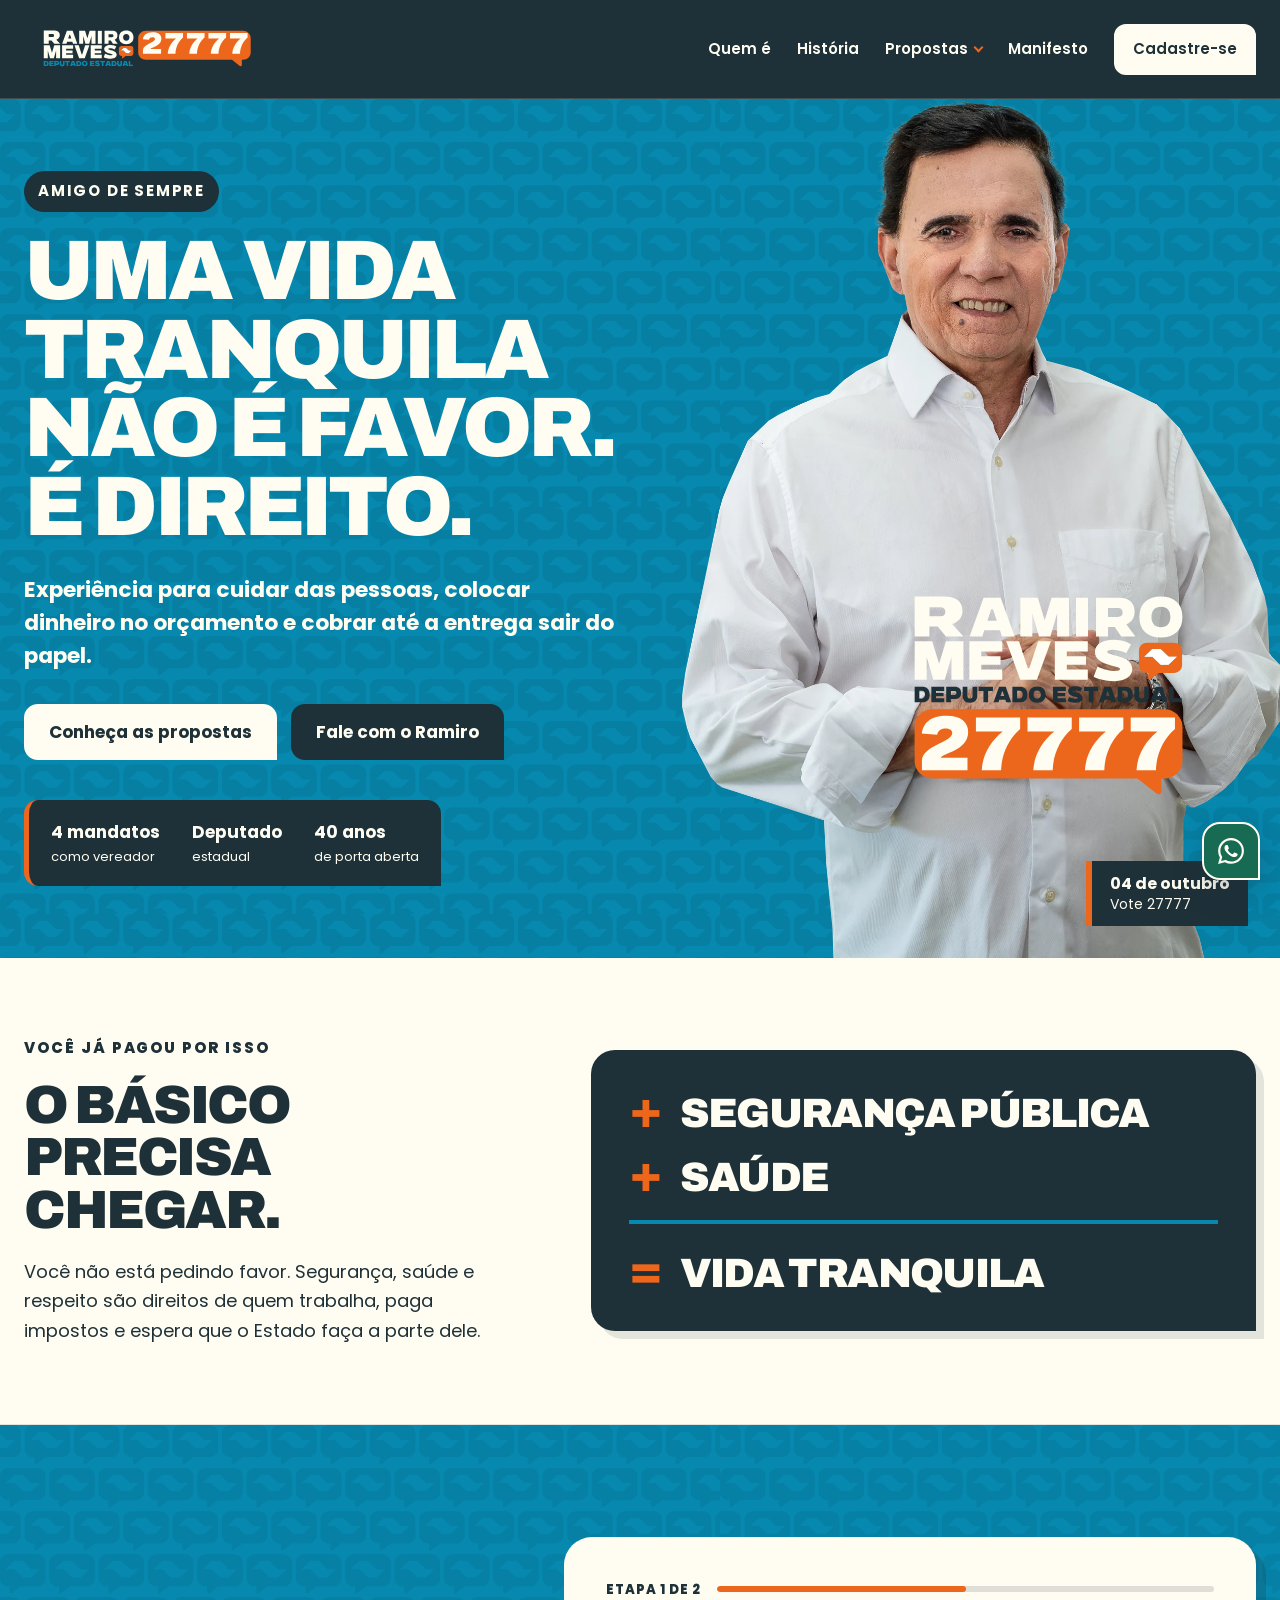
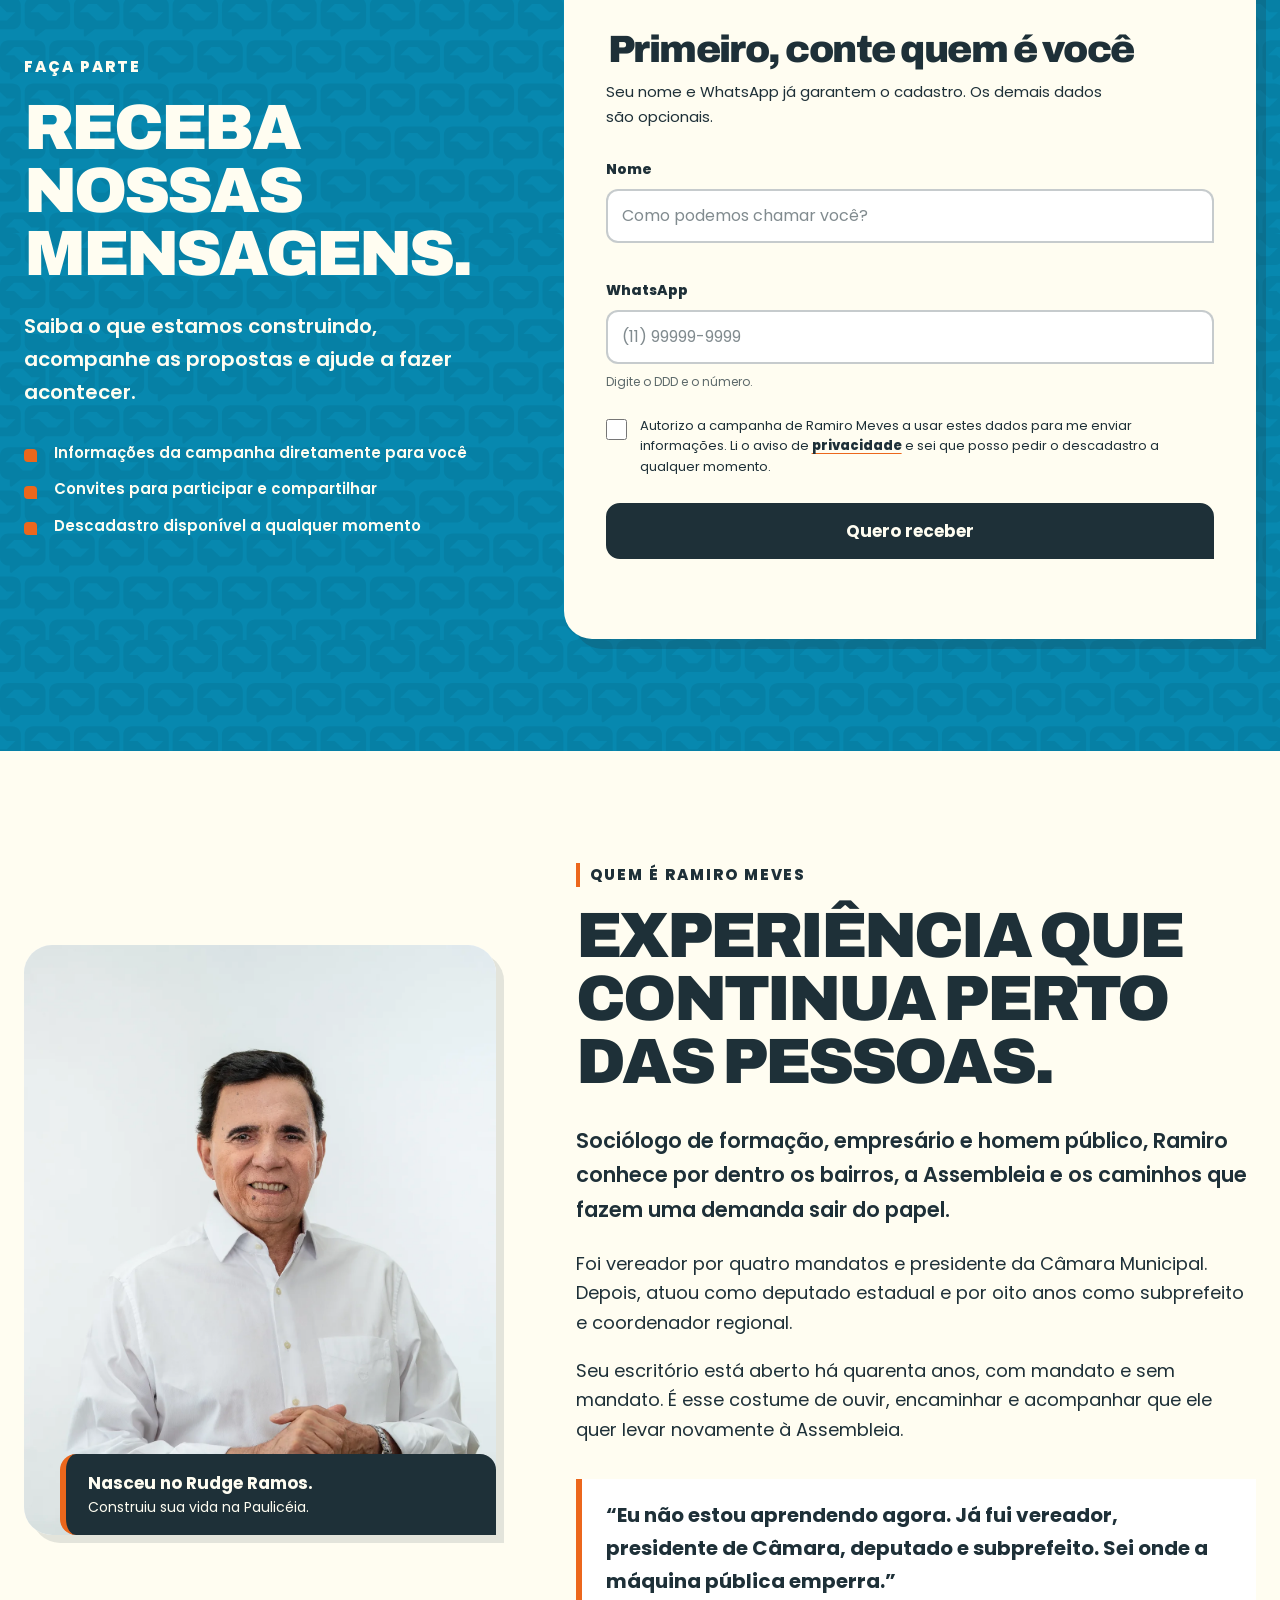
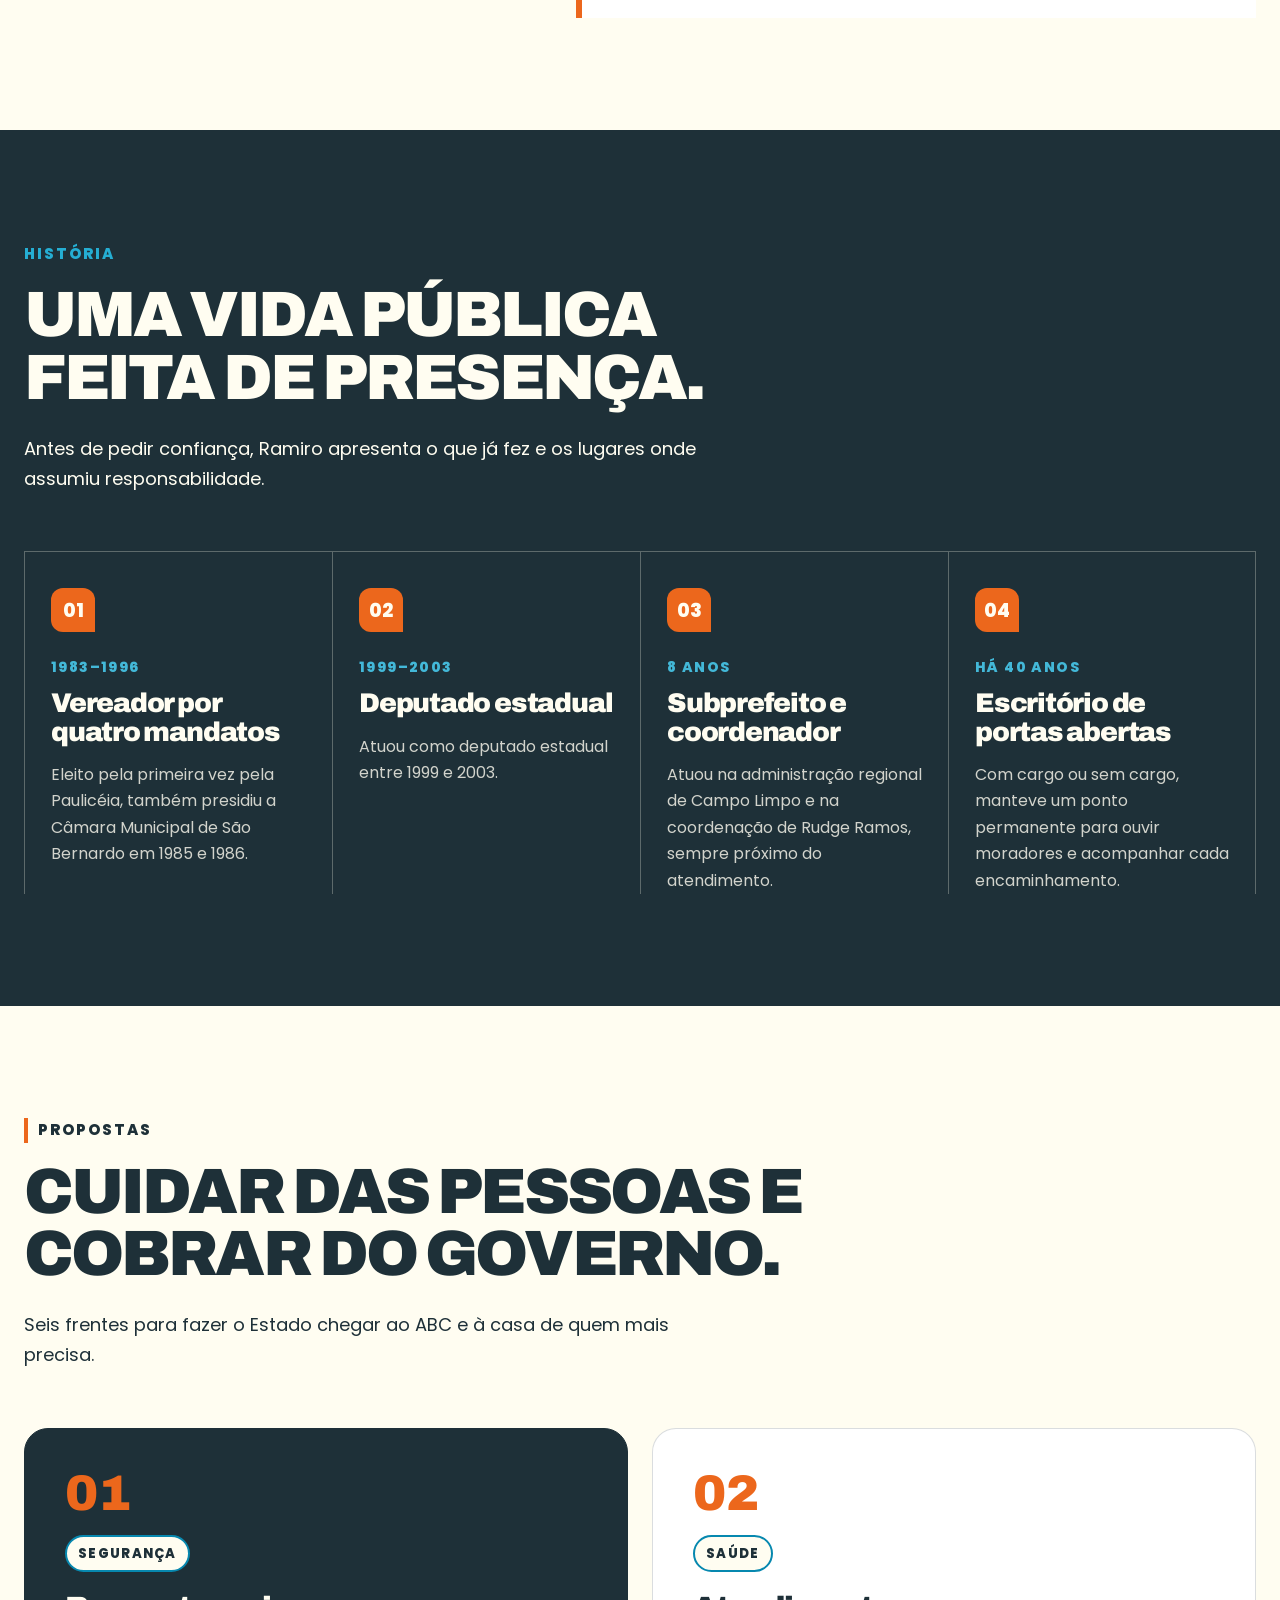
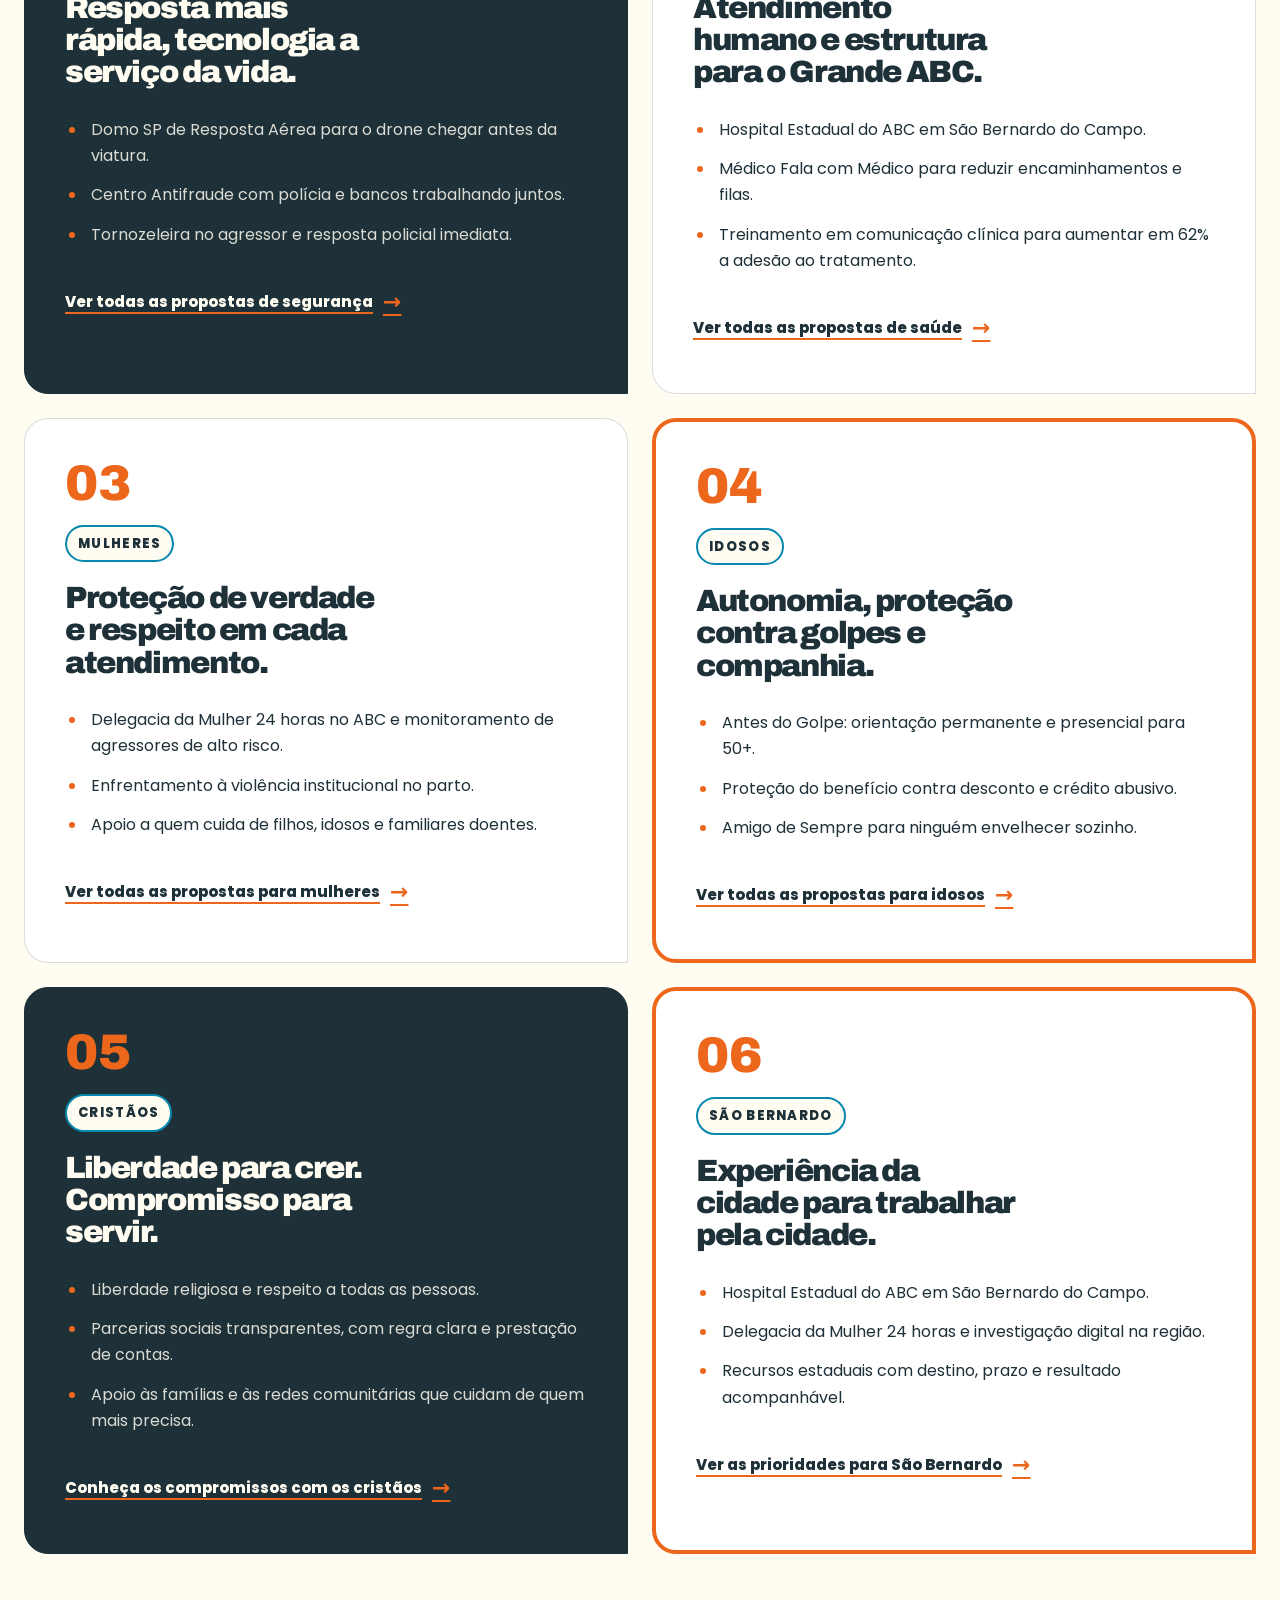
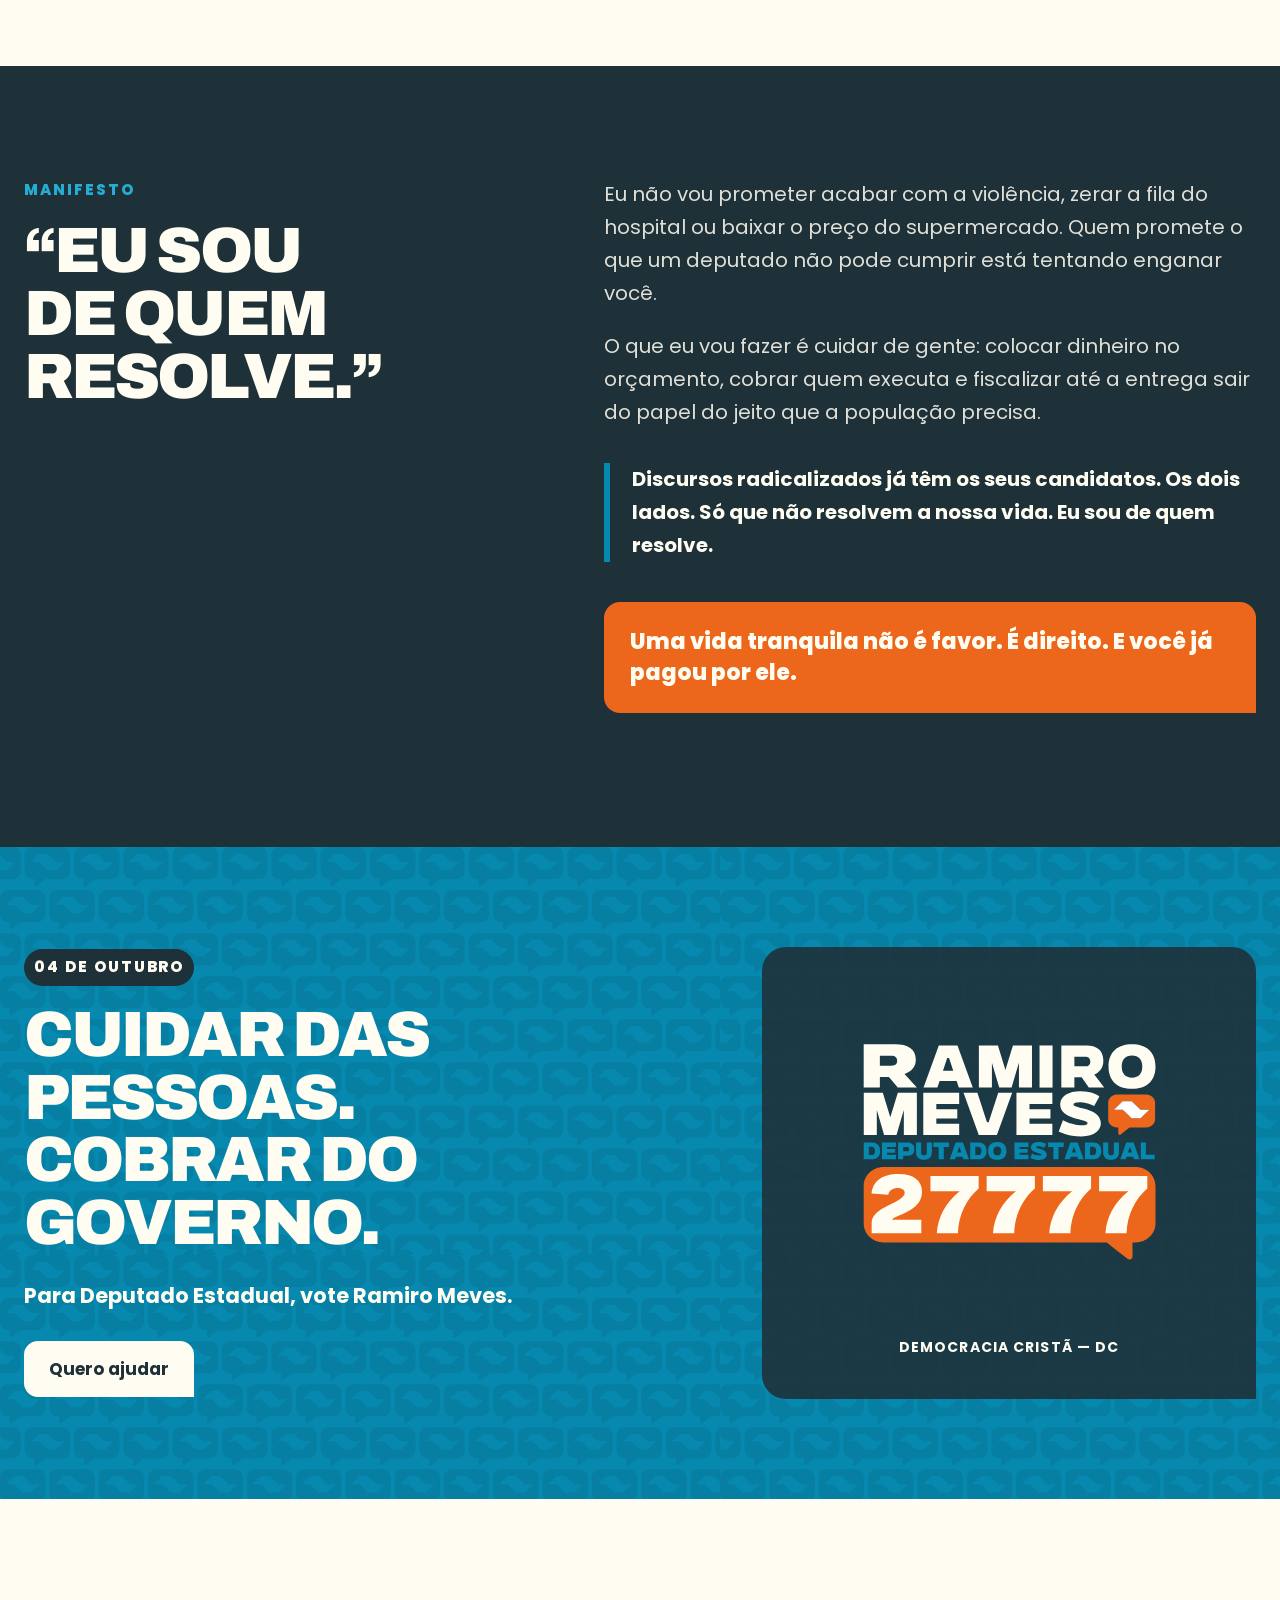
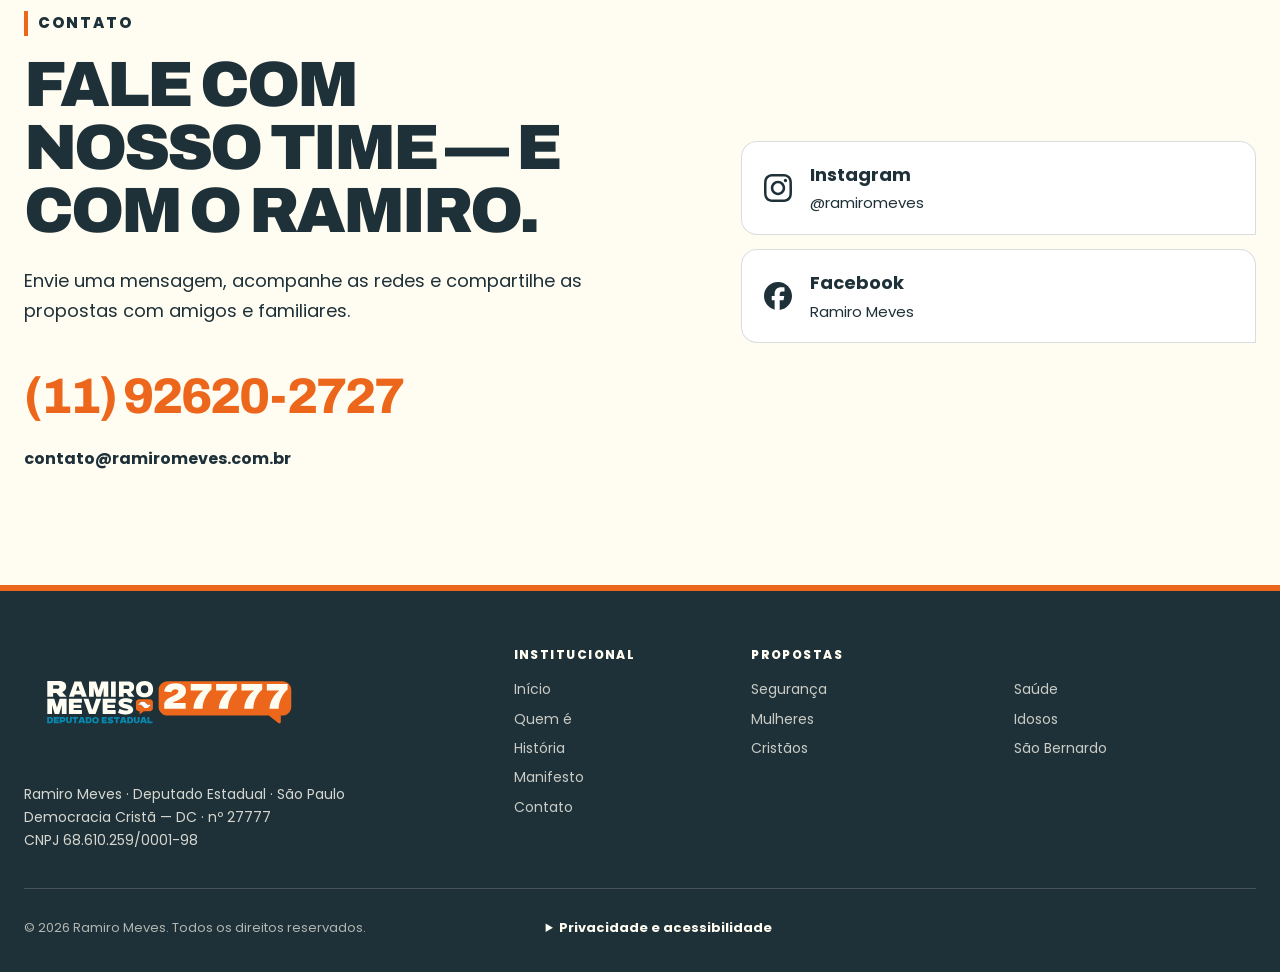
<file: index.html>
<!DOCTYPE html>
<html lang="pt-BR" prefix="og: https://ogp.me/ns#">
<head>
  <meta charset="UTF-8">
  <meta name="viewport" content="width=device-width, initial-scale=1, viewport-fit=cover">
  <meta name="theme-color" content="#1E3038">

  <!-- Google Tag Manager -->
  <script>(function(w,d,s,l,i){w[l]=w[l]||[];w[l].push({'gtm.start':
  new Date().getTime(),event:'gtm.js'});var f=d.getElementsByTagName(s)[0],
  j=d.createElement(s),dl=l!='dataLayer'?'&l='+l:'';j.async=true;j.src=
  'https://www.googletagmanager.com/gtm.js?id='+i+dl;f.parentNode.insertBefore(j,f);
  })(window,document,'script','dataLayer','GTM-N5C7SF65');</script>
  <!-- End Google Tag Manager -->

  <title>Ramiro Meves 27777 | Deputado Estadual por São Paulo</title>
  <meta name="description" content="Uma vida tranquila não é favor. É direito. Conheça a trajetória e as propostas de Ramiro Meves para São Paulo.">
  <meta name="author" content="Ramiro Meves">
  <meta name="robots" content="index, follow">

  <link rel="canonical" href="https://www.ramiromeves.com.br/">

  <meta property="og:type" content="website">
  <meta property="og:locale" content="pt_BR">
  <meta property="og:site_name" content="Ramiro Meves 27777">
  <meta property="og:title" content="Ramiro Meves 27777 | Deputado Estadual por São Paulo">
  <meta property="og:description" content="Uma vida tranquila não é favor. É direito. Conheça a trajetória e as propostas de Ramiro Meves para São Paulo.">
  <meta property="og:url" content="https://www.ramiromeves.com.br/">
  <meta property="og:image" content="https://www.ramiromeves.com.br/assets/images/og-ramiro-27777.jpg">
  <meta property="og:image:secure_url" content="https://www.ramiromeves.com.br/assets/images/og-ramiro-27777.jpg">
  <meta property="og:image:type" content="image/jpeg">
  <meta property="og:image:width" content="1200">
  <meta property="og:image:height" content="630">
  <meta property="og:image:alt" content="Ramiro Meves ao lado do slogan Uma vida tranquila não é favor. É direito e do número 27777.">

  <meta name="twitter:card" content="summary_large_image">
  <meta name="twitter:title" content="Ramiro Meves 27777 | Deputado Estadual por São Paulo">
  <meta name="twitter:description" content="Uma vida tranquila não é favor. É direito. Conheça a trajetória e as propostas de Ramiro Meves para São Paulo.">
  <meta name="twitter:url" content="https://www.ramiromeves.com.br/">
  <meta name="twitter:image" content="https://www.ramiromeves.com.br/assets/images/og-ramiro-27777.jpg">
  <meta name="twitter:image:alt" content="Ramiro Meves ao lado do slogan Uma vida tranquila não é favor. É direito e do número 27777.">

  <link rel="icon" href="favicon.ico" sizes="any">
  <link rel="stylesheet" href="style.css">
</head>
<body>
  <!-- Google Tag Manager (noscript) -->
  <noscript><iframe src="https://www.googletagmanager.com/ns.html?id=GTM-N5C7SF65"
  height="0" width="0" style="display:none;visibility:hidden"></iframe></noscript>
  <!-- End Google Tag Manager (noscript) -->

  <a class="skip-link" href="#conteudo">Ir para o conteúdo</a>

  <header class="site-header" data-header>
    <div class="site-header__inner">
      <a href="#topo" class="site-brand" aria-label="Ramiro Meves 27777 — início">
        <img src="assets/icons/logo-horizontal-01.svg" alt="Ramiro Meves, Deputado Estadual, 27777" width="1350" height="540">
      </a>

      <nav class="site-nav" id="menu" aria-label="Navegação principal">
        <a href="#sobre">Quem é</a>
        <a href="#trajetoria">História</a>
        <details class="site-nav__dropdown">
          <summary>Propostas</summary>
          <div class="site-nav__submenu">
            <a href="#propostas">Visão geral</a>
            <a href="propostas/seguranca/">Segurança</a>
            <a href="propostas/saude/">Saúde</a>
            <a href="propostas/mulheres/">Mulheres</a>
            <a href="propostas/idosos/">Idosos</a>
            <a href="propostas/cristaos/">Cristãos</a>
            <a href="propostas/sao-bernardo/">São Bernardo</a>
          </div>
        </details>
        <a href="#manifesto">Manifesto</a>
        <a class="site-nav__cta" href="#cadastro">Cadastre-se</a>
      </nav>

      <button class="menu-toggle" type="button" aria-label="Abrir menu" aria-expanded="false" aria-controls="menu" data-menu-toggle>
        <img src="assets/icons/menu.svg" alt="" width="24" height="24">
      </button>
    </div>
  </header>

  <main id="conteudo">
    <section class="campaign-hero" id="topo" aria-labelledby="hero-title">
      <div class="campaign-hero__inner">
        <div class="campaign-hero__content" data-reveal>
          <p class="campaign-kicker">Amigo de sempre</p>
          <h1 id="hero-title">Uma vida tranquila não é favor. É direito.</h1>
          <p class="campaign-hero__lede">Experiência para cuidar das pessoas, colocar dinheiro no orçamento e cobrar até a entrega sair do papel.</p>

          <div class="campaign-hero__actions">
            <a class="button button--cream" href="#propostas">Conheça as propostas</a>
            <a class="button button--outline-light" href="https://wa.me/5511926202727?text=Ol%C3%A1%2C%20quero%20conhecer%20mais%20as%20propostas%20do%20Ramiro%20Meves." target="_blank" rel="noopener">Fale com o Ramiro</a>
          </div>

          <div class="campaign-hero__proof" aria-label="Resumo da trajetória">
            <p><strong>4 mandatos</strong><span>como vereador</span></p>
            <p><strong>Deputado</strong><span>estadual</span></p>
            <p><strong>40 anos</strong><span>de porta aberta</span></p>
          </div>
        </div>

        <div class="campaign-hero__visual" data-reveal>
          <img class="campaign-hero__lockup" src="assets/icons/logo-vertical-02.svg" alt="Ramiro Meves, Deputado Estadual, 27777" width="1350" height="1080">
          <picture>
            <source media="(max-width: 700px)" srcset="assets/images/ramiro-recorte-800.webp">
            <img class="campaign-hero__photo" src="assets/images/ramiro-recorte-1200.webp" alt="Ramiro Meves de camisa branca" width="1200" height="1687" fetchpriority="high">
          </picture>
          <p class="campaign-hero__date"><strong>04 de outubro</strong><span>Vote 27777</span></p>
        </div>
      </div>
    </section>

    <section class="rights" aria-labelledby="rights-title">
      <div class="section-shell rights__grid">
        <div class="rights__intro" data-reveal>
          <p class="eyebrow eyebrow--dark">Você já pagou por isso</p>
          <h2 id="rights-title">O básico precisa chegar.</h2>
          <p>Você não está pedindo favor. Segurança, saúde e respeito são direitos de quem trabalha, paga impostos e espera que o Estado faça a parte dele.</p>
        </div>

        <div class="rights__equation" aria-label="Segurança pública mais saúde é igual a vida tranquila" data-reveal>
          <p><span>+</span> Segurança pública</p>
          <p><span>+</span> Saúde</p>
          <p class="rights__result"><span>=</span> Vida tranquila</p>
        </div>
      </div>
    </section>

    <section class="capture section" id="cadastro" aria-labelledby="capture-title">
      <div class="section-shell capture__grid">
        <div class="capture__intro" data-reveal>
          <p class="eyebrow eyebrow--light">Faça parte</p>
          <h2 id="capture-title">Receba nossas mensagens.</h2>
          <p>Saiba o que estamos construindo, acompanhe as propostas e ajude a fazer acontecer.</p>
          <ul class="capture__benefits" aria-label="Como usaremos seu cadastro">
            <li>Informações da campanha diretamente para você</li>
            <li>Convites para participar e compartilhar</li>
            <li>Descadastro disponível a qualquer momento</li>
          </ul>
        </div>

        <div class="capture__card" data-reveal>
          <form class="lead-form" data-lead-form data-endpoint="https://script.google.com/macros/s/AKfycbztquRSovj28Ns9cS6I2O0lV1UQveqxhD6NbD1fDY5Qwk7oX778Ifkif9H-hy__13FrRA/exec" novalidate>
            <input type="hidden" name="lead_id" data-lead-id>
            <input type="hidden" name="consent_version" value="ramiro-site-v1-2026-08-28">
            <div class="lead-form__honeypot" aria-hidden="true">
              <label for="website">Não preencha este campo</label>
              <input id="website" name="website" type="text" tabindex="-1" autocomplete="off">
            </div>

            <div class="lead-form__progress" aria-label="Progresso do cadastro">
              <span data-form-progress>Etapa 1 de 2</span>
              <span class="lead-form__progress-bar" aria-hidden="true"><i data-form-progress-bar></i></span>
            </div>

            <fieldset class="lead-form__step" data-form-step="1">
              <legend>Primeiro, conte quem é você</legend>
              <p>Seu nome e WhatsApp já garantem o cadastro. Os demais dados são opcionais.</p>

              <div class="lead-form__fields">
                <label class="form-field" for="lead-name">
                  <span>Nome</span>
                  <input id="lead-name" name="nome" type="text" autocomplete="name" maxlength="100" required placeholder="Como podemos chamar você?">
                </label>

                <label class="form-field" for="lead-whatsapp">
                  <span>WhatsApp</span>
                  <input id="lead-whatsapp" name="whatsapp" type="tel" inputmode="tel" autocomplete="tel" maxlength="16" required placeholder="(11) 99999-9999" aria-describedby="lead-whatsapp-help">
                  <small id="lead-whatsapp-help">Digite o DDD e o número.</small>
                </label>
              </div>

              <label class="consent-field" for="lead-consent">
                <input id="lead-consent" name="consentimento" type="checkbox" value="sim" required>
                <span>Autorizo a campanha de Ramiro Meves a usar estes dados para me enviar informações. Li o aviso de <a href="#privacidade">privacidade</a> e sei que posso pedir o descadastro a qualquer momento.</span>
              </label>

              <button class="button lead-form__primary" type="submit" data-form-submit>Quero receber</button>
            </fieldset>

            <fieldset class="lead-form__step" data-form-step="2" hidden>
              <legend>Agora, ajude a gente a conhecer seu bairro</legend>
              <p>Esta etapa é opcional e ajuda a campanha a organizar ações perto de você.</p>

              <div class="lead-form__fields lead-form__fields--two-columns">
                <label class="form-field" for="lead-neighborhood">
                  <span>Bairro</span>
                  <input id="lead-neighborhood" name="bairro" type="text" autocomplete="address-level3" maxlength="100" placeholder="Seu bairro">
                </label>

                <label class="form-field" for="lead-city">
                  <span>Cidade</span>
                  <input id="lead-city" name="cidade" type="text" autocomplete="address-level2" maxlength="100" placeholder="Sua cidade">
                </label>
              </div>

              <label class="form-field" for="lead-email">
                <span>E-mail</span>
                <input id="lead-email" name="email" type="email" autocomplete="email" maxlength="160" placeholder="voce@exemplo.com">
              </label>

              <div class="lead-form__actions">
                <button class="button lead-form__primary" type="submit" data-form-submit>Concluir cadastro</button>
                <button class="lead-form__skip" type="button" data-form-skip>Pular esta etapa</button>
              </div>
            </fieldset>

            <div class="lead-form__success" data-form-success hidden tabindex="-1">
              <span aria-hidden="true">✓</span>
              <h3>Cadastro concluído.</h3>
              <p>Obrigado por participar. Em breve você receberá novidades da campanha.</p>
            </div>

            <p class="lead-form__status" data-form-status aria-live="polite"></p>
          </form>
        </div>
      </div>
    </section>

    <section class="about section" id="sobre" aria-labelledby="about-title">
      <div class="section-shell about__grid">
        <div class="about__portrait" data-reveal>
          <picture>
            <source media="(max-width: 700px)" srcset="assets/images/ramiro-hero-800.webp">
            <img src="assets/images/ramiro-hero-1200.webp" alt="Retrato de Ramiro Meves" width="1200" height="1800" loading="lazy">
          </picture>
          <p><strong>Nasceu no Rudge Ramos.</strong><span>Construiu sua vida na Paulicéia.</span></p>
        </div>

        <div class="about__content" data-reveal>
          <p class="eyebrow eyebrow--orange">Quem é Ramiro Meves</p>
          <h2 id="about-title">Experiência que continua perto das pessoas.</h2>
          <p class="about__lead">Sociólogo de formação, empresário e homem público, Ramiro conhece por dentro os bairros, a Assembleia e os caminhos que fazem uma demanda sair do papel.</p>
          <p>Foi vereador por quatro mandatos e presidente da Câmara Municipal. Depois, atuou como deputado estadual e por oito anos como subprefeito e coordenador regional.</p>
          <p>Seu escritório está aberto há quarenta anos, com mandato e sem mandato. É esse costume de ouvir, encaminhar e acompanhar que ele quer levar novamente à Assembleia.</p>
          <blockquote>“Eu não estou aprendendo agora. Já fui vereador, presidente de Câmara, deputado e subprefeito. Sei onde a máquina pública emperra.”</blockquote>
        </div>
      </div>
    </section>

    <section class="history section" id="trajetoria" aria-labelledby="history-title">
      <div class="section-shell">
        <div class="section-heading section-heading--light" data-reveal>
          <p class="eyebrow eyebrow--blue">História</p>
          <h2 id="history-title">Uma vida pública feita de presença.</h2>
          <p>Antes de pedir confiança, Ramiro apresenta o que já fez e os lugares onde assumiu responsabilidade.</p>
        </div>

        <ol class="history__list">
          <li data-reveal>
            <span>01</span>
            <div>
              <p class="history__period">1983–1996</p>
              <h3>Vereador por quatro mandatos</h3>
              <p>Eleito pela primeira vez pela Paulicéia, também presidiu a Câmara Municipal de São Bernardo em 1985 e 1986.</p>
            </div>
          </li>
          <li data-reveal>
            <span>02</span>
            <div>
              <p class="history__period">1999–2003</p>
              <h3>Deputado estadual</h3>
              <p>Atuou como deputado estadual entre 1999 e 2003.</p>
            </div>
          </li>
          <li data-reveal>
            <span>03</span>
            <div>
              <p class="history__period">8 anos</p>
              <h3>Subprefeito e coordenador</h3>
              <p>Atuou na administração regional de Campo Limpo e na coordenação de Rudge Ramos, sempre próximo do atendimento.</p>
            </div>
          </li>
          <li data-reveal>
            <span>04</span>
            <div>
              <p class="history__period">Há 40 anos</p>
              <h3>Escritório de portas abertas</h3>
              <p>Com cargo ou sem cargo, manteve um ponto permanente para ouvir moradores e acompanhar cada encaminhamento.</p>
            </div>
          </li>
        </ol>
      </div>
    </section>

    <section class="proposals section" id="propostas" aria-labelledby="proposals-title">
      <div class="section-shell">
        <div class="section-heading" data-reveal>
          <p class="eyebrow eyebrow--orange">Propostas</p>
          <h2 id="proposals-title">Cuidar das pessoas e cobrar do governo.</h2>
          <p>Seis frentes para fazer o Estado chegar ao ABC e à casa de quem mais precisa.</p>
        </div>

        <div class="proposal-grid">
          <article class="proposal-card proposal-card--dark" data-reveal>
            <p class="proposal-card__number">01</p>
            <p class="proposal-card__tag">Segurança</p>
            <h3>Resposta mais rápida, tecnologia a serviço da vida.</h3>
            <ul>
              <li>Domo SP de Resposta Aérea para o drone chegar antes da viatura.</li>
              <li>Centro Antifraude com polícia e bancos trabalhando juntos.</li>
              <li>Tornozeleira no agressor e resposta policial imediata.</li>
            </ul>
            <a class="proposal-card__link" href="propostas/seguranca/">Ver todas as propostas de segurança <span aria-hidden="true">→</span></a>
          </article>

          <article class="proposal-card" data-reveal>
            <p class="proposal-card__number">02</p>
            <p class="proposal-card__tag">Saúde</p>
            <h3>Atendimento humano e estrutura para o Grande ABC.</h3>
            <ul>
              <li>Hospital Estadual do ABC em São Bernardo do Campo.</li>
              <li>Médico Fala com Médico para reduzir encaminhamentos e filas.</li>
              <li>Treinamento em comunicação clínica para aumentar em 62% a adesão ao tratamento.</li>
            </ul>
            <a class="proposal-card__link" href="propostas/saude/">Ver todas as propostas de saúde <span aria-hidden="true">→</span></a>
          </article>

          <article class="proposal-card" data-reveal>
            <p class="proposal-card__number">03</p>
            <p class="proposal-card__tag">Mulheres</p>
            <h3>Proteção de verdade e respeito em cada atendimento.</h3>
            <ul>
              <li>Delegacia da Mulher 24 horas no ABC e monitoramento de agressores de alto risco.</li>
              <li>Enfrentamento à violência institucional no parto.</li>
              <li>Apoio a quem cuida de filhos, idosos e familiares doentes.</li>
            </ul>
            <a class="proposal-card__link" href="propostas/mulheres/">Ver todas as propostas para mulheres <span aria-hidden="true">→</span></a>
          </article>

          <article class="proposal-card proposal-card--accent" data-reveal>
            <p class="proposal-card__number">04</p>
            <p class="proposal-card__tag">Idosos</p>
            <h3>Autonomia, proteção contra golpes e companhia.</h3>
            <ul>
              <li>Antes do Golpe: orientação permanente e presencial para 50+.</li>
              <li>Proteção do benefício contra desconto e crédito abusivo.</li>
              <li>Amigo de Sempre para ninguém envelhecer sozinho.</li>
            </ul>
            <a class="proposal-card__link" href="propostas/idosos/">Ver todas as propostas para idosos <span aria-hidden="true">→</span></a>
          </article>

          <article class="proposal-card proposal-card--dark" data-reveal>
            <p class="proposal-card__number">05</p>
            <p class="proposal-card__tag">Cristãos</p>
            <h3>Liberdade para crer. Compromisso para servir.</h3>
            <ul>
              <li>Liberdade religiosa e respeito a todas as pessoas.</li>
              <li>Parcerias sociais transparentes, com regra clara e prestação de contas.</li>
              <li>Apoio às famílias e às redes comunitárias que cuidam de quem mais precisa.</li>
            </ul>
            <a class="proposal-card__link" href="propostas/cristaos/">Conheça os compromissos com os cristãos <span aria-hidden="true">→</span></a>
          </article>

          <article class="proposal-card proposal-card--accent" data-reveal>
            <p class="proposal-card__number">06</p>
            <p class="proposal-card__tag">São Bernardo</p>
            <h3>Experiência da cidade para trabalhar pela cidade.</h3>
            <ul>
              <li>Hospital Estadual do ABC em São Bernardo do Campo.</li>
              <li>Delegacia da Mulher 24 horas e investigação digital na região.</li>
              <li>Recursos estaduais com destino, prazo e resultado acompanhável.</li>
            </ul>
            <a class="proposal-card__link" href="propostas/sao-bernardo/">Ver as prioridades para São Bernardo <span aria-hidden="true">→</span></a>
          </article>
        </div>
      </div>
    </section>

    <section class="manifesto section" id="manifesto" aria-labelledby="manifesto-title">
      <div class="section-shell manifesto__grid">
        <div class="manifesto__statement" data-reveal>
          <p class="eyebrow eyebrow--blue">Manifesto</p>
          <h2 id="manifesto-title">“Eu sou de quem resolve.”</h2>
        </div>

        <div class="manifesto__copy" data-reveal>
          <p>Eu não vou prometer acabar com a violência, zerar a fila do hospital ou baixar o preço do supermercado. Quem promete o que um deputado não pode cumprir está tentando enganar você.</p>
          <p>O que eu vou fazer é cuidar de gente: colocar dinheiro no orçamento, cobrar quem executa e fiscalizar até a entrega sair do papel do jeito que a população precisa.</p>
          <p class="manifesto__contrast">Discursos radicalizados já têm os seus candidatos. Os dois lados. Só que não resolvem a nossa vida. Eu sou de quem resolve.</p>
          <p class="manifesto__closing">Uma vida tranquila não é favor. É direito. E você já pagou por ele.</p>
        </div>
      </div>
    </section>

    <section class="vote" aria-labelledby="vote-title">
      <div class="section-shell vote__grid">
        <div class="vote__content" data-reveal>
          <p class="eyebrow eyebrow--light">04 de outubro</p>
          <h2 id="vote-title">Cuidar das pessoas.<br>Cobrar do governo.</h2>
          <p>Para Deputado Estadual, vote Ramiro Meves.</p>
          <a class="button button--cream" href="https://wa.me/5511926202727?text=Ol%C3%A1%2C%20quero%20ajudar%20a%20campanha%20do%20Ramiro%20Meves." target="_blank" rel="noopener">Quero ajudar</a>
        </div>

        <div class="vote__signature" data-reveal>
          <img src="assets/icons/logo-vertical-01.svg" alt="Ramiro Meves, Deputado Estadual, 27777" width="1350" height="1080" loading="lazy">
          <p>Democracia Cristã — DC</p>
        </div>
      </div>
    </section>

    <section class="contact section" id="contato" aria-labelledby="contact-title">
      <div class="section-shell contact__grid">
        <div data-reveal>
          <p class="eyebrow eyebrow--orange">Contato</p>
          <h2 id="contact-title">Fale com nosso time — e com o Ramiro.</h2>
          <p>Envie uma mensagem, acompanhe as redes e compartilhe as propostas com amigos e familiares.</p>
          <a class="contact__phone" href="https://wa.me/5511926202727?text=Ol%C3%A1%2C%20quero%20falar%20com%20a%20equipe%20do%20Ramiro%20Meves." target="_blank" rel="noopener">(11) 92620-2727</a>
          <a class="contact__email" href="mailto:contato@ramiromeves.com.br">contato@ramiromeves.com.br</a>
        </div>

        <div class="social-links" aria-label="Redes sociais" data-reveal>
          <a href="https://www.instagram.com/ramiromeves" target="_blank" rel="noopener">
            <img src="assets/icons/instagram-ardosia.svg" alt="" width="24" height="24">
            <span><strong>Instagram</strong>@ramiromeves</span>
          </a>
          <a href="https://www.facebook.com/RamiroMeves" target="_blank" rel="noopener">
            <img src="assets/icons/facebook-ardosia.svg" alt="" width="24" height="24">
            <span><strong>Facebook</strong>Ramiro Meves</span>
          </a>
        </div>
      </div>
    </section>
  </main>

  <a class="whatsapp-float" href="https://wa.me/5511926202727?text=Ol%C3%A1%2C%20quero%20conhecer%20mais%20as%20propostas%20do%20Ramiro%20Meves." target="_blank" rel="noopener" aria-label="Falar com Ramiro Meves pelo WhatsApp">
    <img src="assets/icons/whatsapp-creme.svg" alt="" width="26" height="26">
    <span>Fale com o Ramiro</span>
  </a>

  <footer class="site-footer">
    <div class="section-shell site-footer__top">
      <div class="site-footer__brand">
        <a href="#topo" aria-label="Voltar ao início">
          <img src="assets/icons/logo-horizontal-01.svg" alt="Ramiro Meves 27777" width="1350" height="540" loading="lazy">
        </a>
        <p>Ramiro Meves · Deputado Estadual · São Paulo</p>
        <p>Democracia Cristã — DC · nº 27777</p>
        <p>CNPJ 68.610.259/0001-98</p>
      </div>

      <nav class="site-footer__links" aria-label="Navegação do rodapé">
        <div>
          <p class="site-footer__label">Institucional</p>
          <div class="site-footer__link-list">
            <a href="#topo">Início</a>
            <a href="#sobre">Quem é</a>
            <a href="#trajetoria">História</a>
            <a href="#manifesto">Manifesto</a>
            <a href="#contato">Contato</a>
          </div>
        </div>
        <div>
          <p class="site-footer__label">Propostas</p>
          <div class="site-footer__proposal-list">
            <a href="propostas/seguranca/">Segurança</a>
            <a href="propostas/saude/">Saúde</a>
            <a href="propostas/mulheres/">Mulheres</a>
            <a href="propostas/idosos/">Idosos</a>
            <a href="propostas/cristaos/">Cristãos</a>
            <a href="propostas/sao-bernardo/">São Bernardo</a>
          </div>
        </div>
      </nav>
    </div>

    <div class="section-shell site-footer__bottom">
      <p>© <span data-year>2026</span> Ramiro Meves. Todos os direitos reservados.</p>
      <details id="privacidade">
        <summary>Privacidade e acessibilidade</summary>
        <p>Ao preencher o formulário, você autoriza a campanha de Ramiro Meves a usar seu nome, WhatsApp e os dados opcionais informados para contato e organização de ações. O cadastro será armazenado em uma planilha de acesso restrito. Para corrigir seus dados ou pedir o descadastro, escreva para <a href="mailto:contato@ramiromeves.com.br">contato@ramiromeves.com.br</a>. Links de WhatsApp e redes sociais levam a serviços externos.</p>
        <p>O site foi desenvolvido para navegação por teclado, leitores de tela e ampliação de texto.</p>
      </details>
    </div>
  </footer>

  <script src="script.js" defer></script>
</body>
</html>
</file>
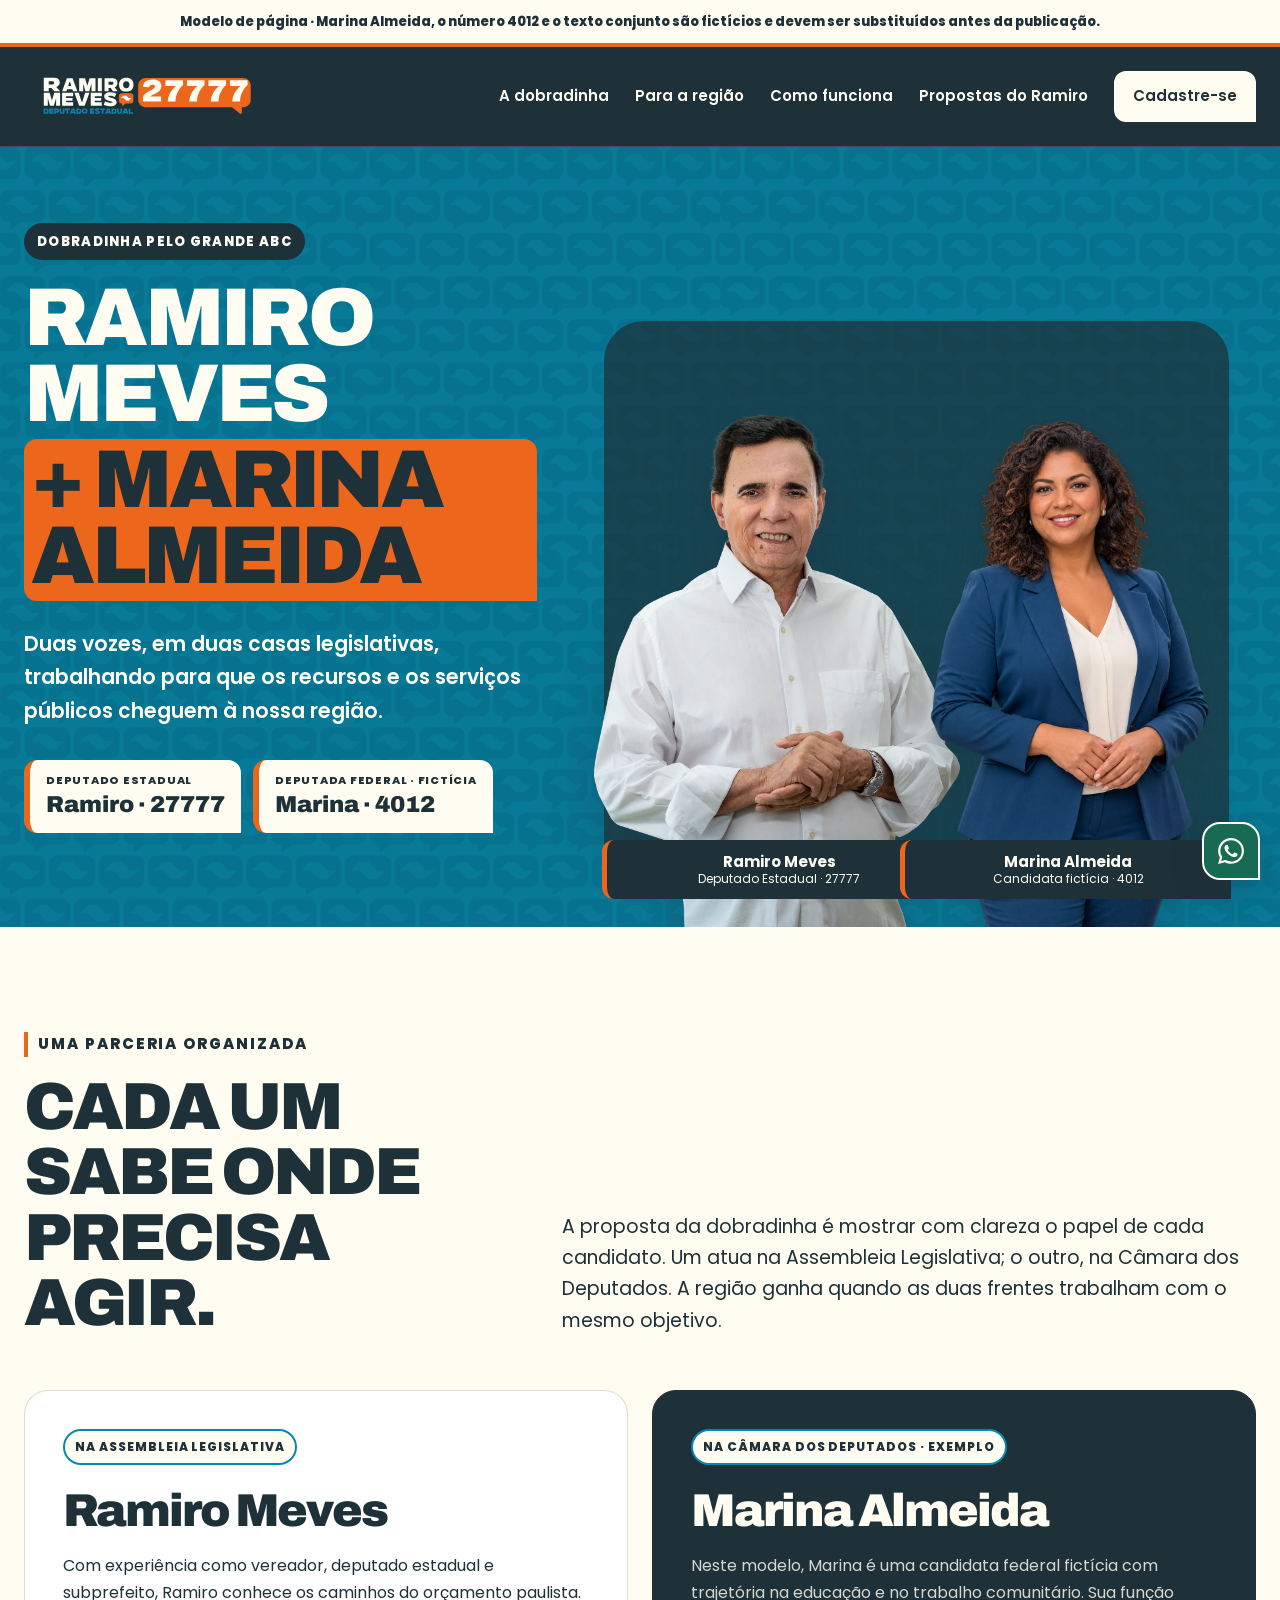
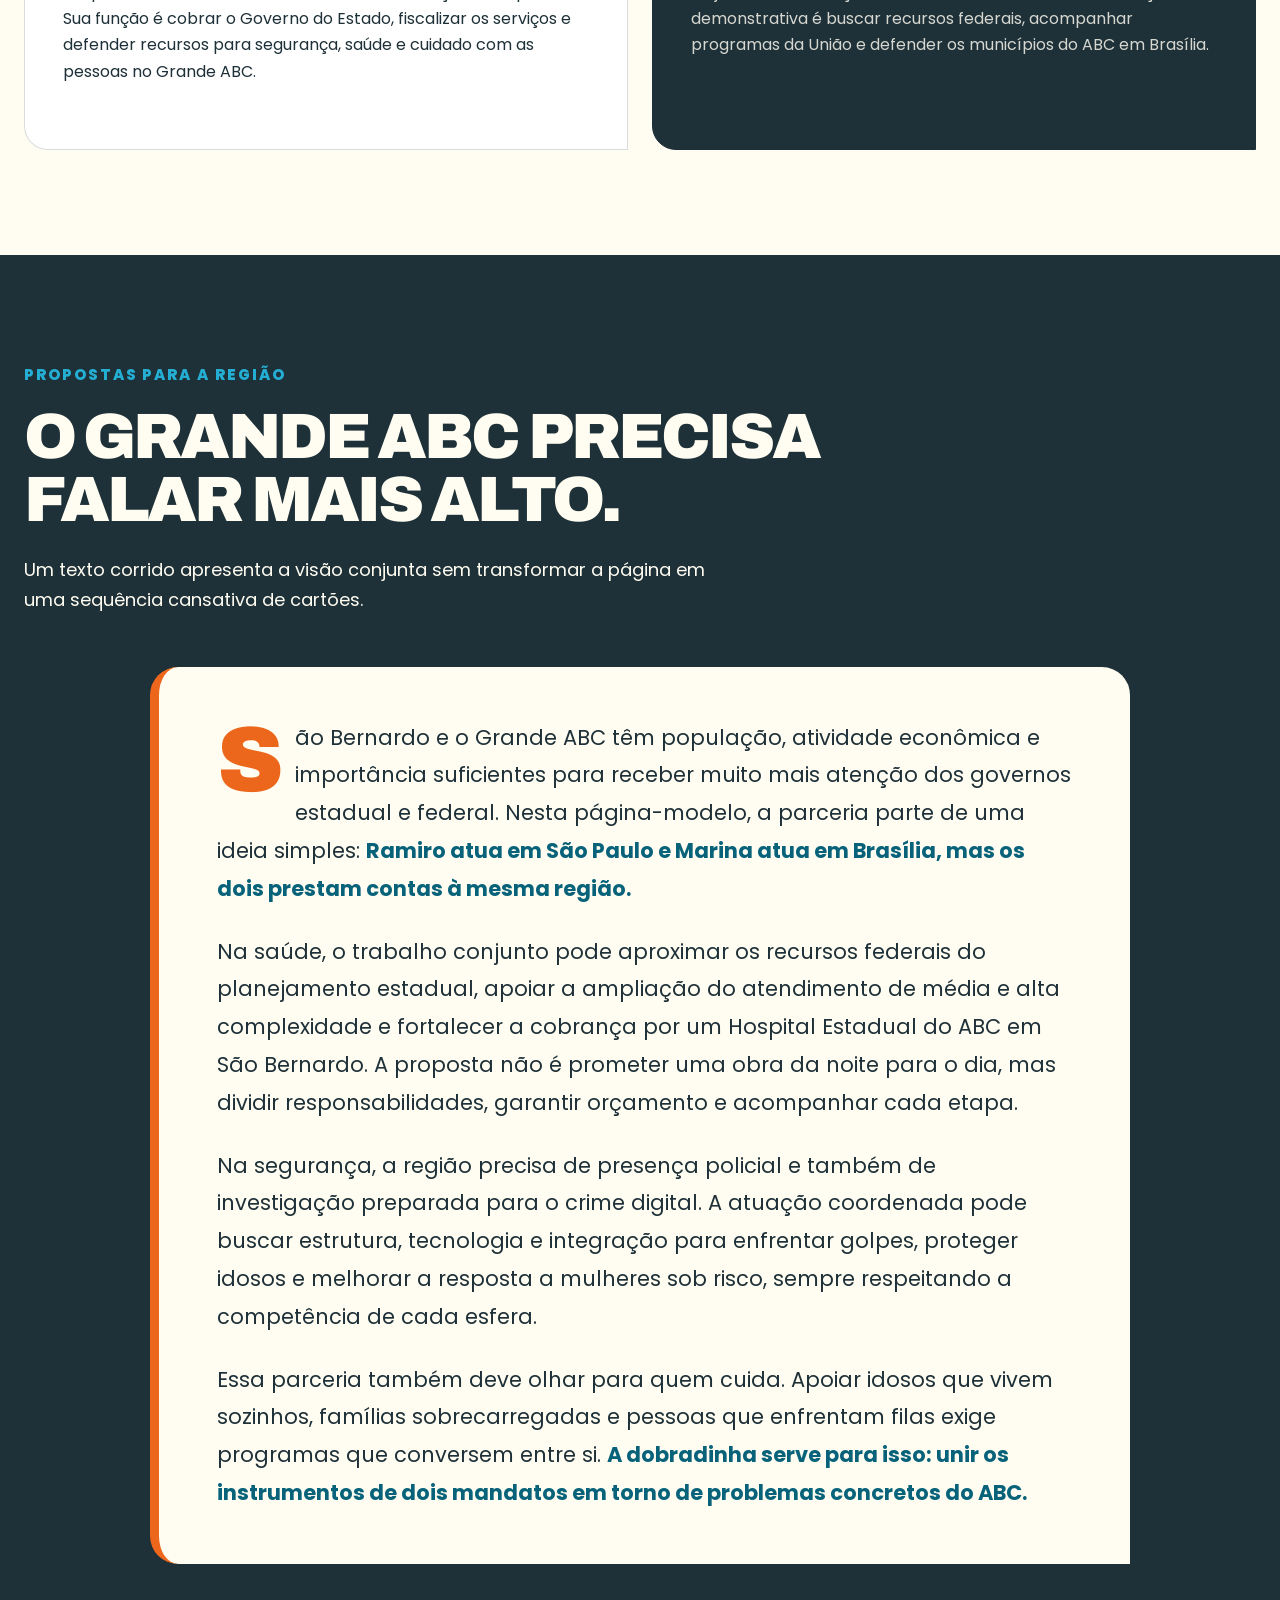
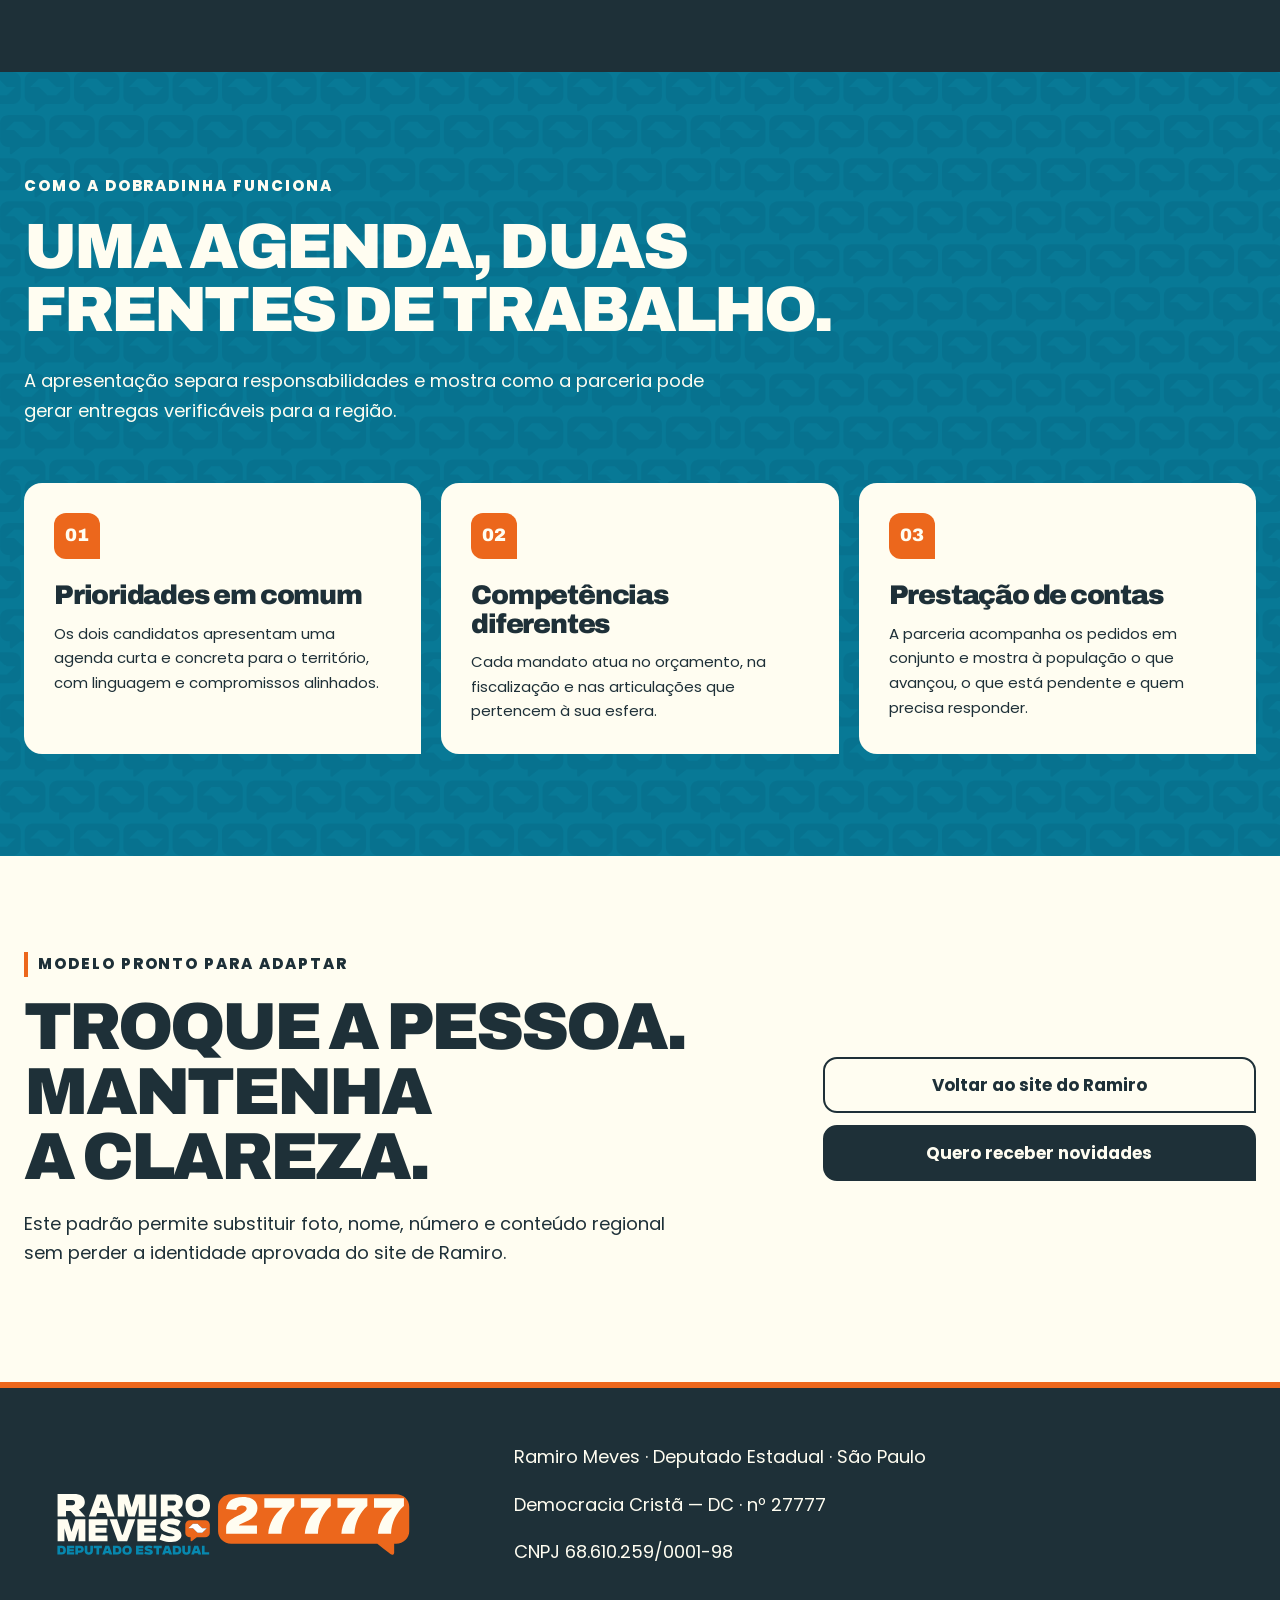
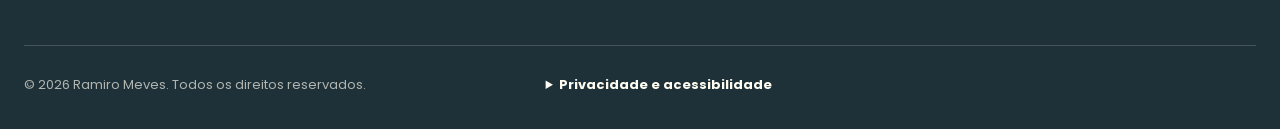
<file: dobradinha/index.html>
<!DOCTYPE html>
<html lang="pt-BR" prefix="og: https://ogp.me/ns#">
<head>
  <meta charset="UTF-8">
  <meta name="viewport" content="width=device-width, initial-scale=1, viewport-fit=cover">
  <meta name="theme-color" content="#087996">

  <!-- Google Tag Manager -->
  <script>(function(w,d,s,l,i){w[l]=w[l]||[];w[l].push({'gtm.start':
  new Date().getTime(),event:'gtm.js'});var f=d.getElementsByTagName(s)[0],
  j=d.createElement(s),dl=l!='dataLayer'?'&l='+l:'';j.async=true;j.src=
  'https://www.googletagmanager.com/gtm.js?id='+i+dl;f.parentNode.insertBefore(j,f);
  })(window,document,'script','dataLayer','GTM-N5C7SF65');</script>
  <!-- End Google Tag Manager -->

  <title>Modelo de dobradinha | Ramiro Meves + Marina Almeida</title>
  <meta name="description" content="Modelo demonstrativo de página para futuras dobradinhas políticas de Ramiro Meves no Grande ABC.">
  <meta name="author" content="Ramiro Meves">
  <meta name="robots" content="noindex, nofollow">

  <meta property="og:type" content="website">
  <meta property="og:locale" content="pt_BR">
  <meta property="og:site_name" content="Ramiro Meves 27777">
  <meta property="og:title" content="Modelo de dobradinha | Ramiro Meves + Marina Almeida">
  <meta property="og:description" content="Página demonstrativa com candidata e conteúdo fictícios.">

  <meta name="twitter:card" content="summary">
  <meta name="twitter:title" content="Modelo de dobradinha | Ramiro Meves + Marina Almeida">
  <meta name="twitter:description" content="Página demonstrativa com candidata e conteúdo fictícios.">

  <link rel="icon" href="../favicon.ico" sizes="any">
  <link rel="stylesheet" href="../style.css">
</head>
<body>
  <!-- Google Tag Manager (noscript) -->
  <noscript><iframe src="https://www.googletagmanager.com/ns.html?id=GTM-N5C7SF65" height="0" width="0" style="display:none;visibility:hidden"></iframe></noscript>
  <!-- End Google Tag Manager (noscript) -->

  <div class="template-banner" role="note">Modelo de página · Marina Almeida, o número 4012 e o texto conjunto são fictícios e devem ser substituídos antes da publicação.</div>
  <a class="skip-link" href="#conteudo">Ir para o conteúdo</a>

  <header class="site-header" data-header>
    <div class="site-header__inner">
      <a href="../" class="site-brand" aria-label="Ramiro Meves 27777 — início"><img src="../assets/icons/logo-horizontal-01.svg" alt="Ramiro Meves, Deputado Estadual, 27777" width="1350" height="540"></a>
      <nav class="site-nav" id="menu" aria-label="Navegação principal"><a href="#candidatos">A dobradinha</a><a href="#regiao">Para a região</a><a href="#como-funciona">Como funciona</a><a href="../#propostas">Propostas do Ramiro</a><a class="site-nav__cta" href="../#cadastro">Cadastre-se</a></nav>
      <button class="menu-toggle" type="button" aria-label="Abrir menu" aria-expanded="false" aria-controls="menu" data-menu-toggle><img src="../assets/icons/menu.svg" alt="" width="24" height="24"></button>
    </div>
  </header>

  <main id="conteudo">
    <!-- TEMPLATE: substituir os campos data-template-field pelo conteúdo do parceiro real. -->
    <section class="pair-hero" aria-labelledby="pair-title">
      <div class="pair-hero__inner">
        <div class="pair-hero__content" data-reveal>
          <p class="pair-hero__label">Dobradinha pelo Grande ABC</p>
          <h1 id="pair-title">Ramiro Meves <span>+ Marina Almeida</span></h1>
          <p class="pair-hero__lede">Duas vozes, em duas casas legislativas, trabalhando para que os recursos e os serviços públicos cheguem à nossa região.</p>
          <div class="pair-votes" aria-label="Números dos candidatos">
            <p class="pair-vote"><span>Deputado estadual</span><strong>Ramiro · 27777</strong></p>
            <p class="pair-vote"><span>Deputada federal · fictícia</span><strong>Marina · 4012</strong></p>
          </div>
        </div>

        <div class="pair-hero__visual" aria-label="Ramiro Meves e a candidata fictícia Marina Almeida" data-reveal>
          <figure class="pair-person pair-person--ramiro">
            <img src="../assets/images/ramiro-recorte-1200.webp" alt="Ramiro Meves de camisa branca" width="1200" height="1687">
            <figcaption><strong>Ramiro Meves</strong><span>Deputado Estadual · 27777</span></figcaption>
          </figure>
          <figure class="pair-person pair-person--partner">
            <img src="../assets/images/marina-almeida-template.webp" alt="Retrato gerado da candidata fictícia Marina Almeida" width="1024" height="1536">
            <figcaption><strong>Marina Almeida</strong><span>Candidata fictícia · 4012</span></figcaption>
          </figure>
        </div>
      </div>
    </section>

    <section class="pair-intro" id="candidatos" aria-labelledby="pair-intro-title">
      <div class="section-shell">
        <div class="pair-intro__heading" data-reveal>
          <div><p class="eyebrow eyebrow--orange">Uma parceria organizada</p><h2 id="pair-intro-title">Cada um sabe onde precisa agir.</h2></div>
          <p>A proposta da dobradinha é mostrar com clareza o papel de cada candidato. Um atua na Assembleia Legislativa; o outro, na Câmara dos Deputados. A região ganha quando as duas frentes trabalham com o mesmo objetivo.</p>
        </div>

        <div class="pair-profiles">
          <article class="pair-profile" data-reveal>
            <p class="pair-profile__role">Na Assembleia Legislativa</p>
            <h3>Ramiro Meves</h3>
            <p>Com experiência como vereador, deputado estadual e subprefeito, Ramiro conhece os caminhos do orçamento paulista. Sua função é cobrar o Governo do Estado, fiscalizar os serviços e defender recursos para segurança, saúde e cuidado com as pessoas no Grande ABC.</p>
          </article>
          <article class="pair-profile" data-reveal>
            <p class="pair-profile__role">Na Câmara dos Deputados · exemplo</p>
            <h3>Marina Almeida</h3>
            <p>Neste modelo, Marina é uma candidata federal fictícia com trajetória na educação e no trabalho comunitário. Sua função demonstrativa é buscar recursos federais, acompanhar programas da União e defender os municípios do ABC em Brasília.</p>
          </article>
        </div>
      </div>
    </section>

    <section class="regional-story" id="regiao" aria-labelledby="regional-title">
      <div class="section-shell">
        <div class="regional-story__heading section-heading section-heading--light" data-reveal>
          <p class="eyebrow eyebrow--blue">Propostas para a região</p>
          <h2 id="regional-title">O Grande ABC precisa falar mais alto.</h2>
          <p>Um texto corrido apresenta a visão conjunta sem transformar a página em uma sequência cansativa de cartões.</p>
        </div>

        <article class="regional-story__article" data-reveal>
          <p>São Bernardo e o Grande ABC têm população, atividade econômica e importância suficientes para receber muito mais atenção dos governos estadual e federal. Nesta página-modelo, a parceria parte de uma ideia simples: <strong>Ramiro atua em São Paulo e Marina atua em Brasília, mas os dois prestam contas à mesma região.</strong></p>
          <p>Na saúde, o trabalho conjunto pode aproximar os recursos federais do planejamento estadual, apoiar a ampliação do atendimento de média e alta complexidade e fortalecer a cobrança por um Hospital Estadual do ABC em São Bernardo. A proposta não é prometer uma obra da noite para o dia, mas dividir responsabilidades, garantir orçamento e acompanhar cada etapa.</p>
          <p>Na segurança, a região precisa de presença policial e também de investigação preparada para o crime digital. A atuação coordenada pode buscar estrutura, tecnologia e integração para enfrentar golpes, proteger idosos e melhorar a resposta a mulheres sob risco, sempre respeitando a competência de cada esfera.</p>
          <p>Essa parceria também deve olhar para quem cuida. Apoiar idosos que vivem sozinhos, famílias sobrecarregadas e pessoas que enfrentam filas exige programas que conversem entre si. <strong>A dobradinha serve para isso: unir os instrumentos de dois mandatos em torno de problemas concretos do ABC.</strong></p>
        </article>
      </div>
    </section>

    <section class="pair-strategy" id="como-funciona" aria-labelledby="strategy-title">
      <div class="section-shell">
        <div class="section-heading section-heading--light" data-reveal><p class="eyebrow eyebrow--light">Como a dobradinha funciona</p><h2 id="strategy-title">Uma agenda, duas frentes de trabalho.</h2><p>A apresentação separa responsabilidades e mostra como a parceria pode gerar entregas verificáveis para a região.</p></div>
        <div class="pair-strategy__grid">
          <article data-reveal><span>01</span><h3>Prioridades em comum</h3><p>Os dois candidatos apresentam uma agenda curta e concreta para o território, com linguagem e compromissos alinhados.</p></article>
          <article data-reveal><span>02</span><h3>Competências diferentes</h3><p>Cada mandato atua no orçamento, na fiscalização e nas articulações que pertencem à sua esfera.</p></article>
          <article data-reveal><span>03</span><h3>Prestação de contas</h3><p>A parceria acompanha os pedidos em conjunto e mostra à população o que avançou, o que está pendente e quem precisa responder.</p></article>
        </div>
      </div>
    </section>

    <section class="pair-closing" aria-labelledby="pair-closing-title">
      <div class="section-shell pair-closing__inner">
        <div data-reveal><p class="eyebrow eyebrow--orange">Modelo pronto para adaptar</p><h2 id="pair-closing-title">Troque a pessoa. Mantenha a clareza.</h2><p>Este padrão permite substituir foto, nome, número e conteúdo regional sem perder a identidade aprovada do site de Ramiro.</p></div>
        <div class="pair-closing__actions" data-reveal><a class="button button--outline-light" href="../">Voltar ao site do Ramiro</a><a class="button lead-form__primary" href="../#cadastro">Quero receber novidades</a></div>
      </div>
    </section>
  </main>

  <a class="whatsapp-float" href="https://wa.me/5511926202727?text=Ol%C3%A1%2C%20quero%20conhecer%20mais%20a%20campanha%20do%20Ramiro%20Meves." target="_blank" rel="noopener" aria-label="Falar com a equipe de Ramiro Meves pelo WhatsApp"><img src="../assets/icons/whatsapp-creme.svg" alt="" width="26" height="26"><span>Fale com a equipe</span></a>

  <footer class="site-footer">
    <div class="section-shell site-footer__top"><img src="../assets/icons/logo-horizontal-01.svg" alt="Ramiro Meves 27777" width="1350" height="540" loading="lazy"><div><p>Ramiro Meves · Deputado Estadual · São Paulo</p><p>Democracia Cristã — DC · nº 27777</p><p>CNPJ 68.610.259/0001-98</p></div></div>
    <div class="section-shell site-footer__bottom"><p>© <span data-year>2026</span> Ramiro Meves. Todos os direitos reservados.</p><details id="privacidade"><summary>Privacidade e acessibilidade</summary><p>Esta é uma página-modelo com candidata e conteúdo fictícios. Links de WhatsApp levam a serviços externos. Para falar com a campanha, escreva para <a href="mailto:contato@ramiromeves.com.br">contato@ramiromeves.com.br</a>.</p><p>O site foi desenvolvido para navegação por teclado, leitores de tela e ampliação de texto.</p></details></div>
  </footer>

  <script src="../script.js" defer></script>
</body>
</html>
</file>
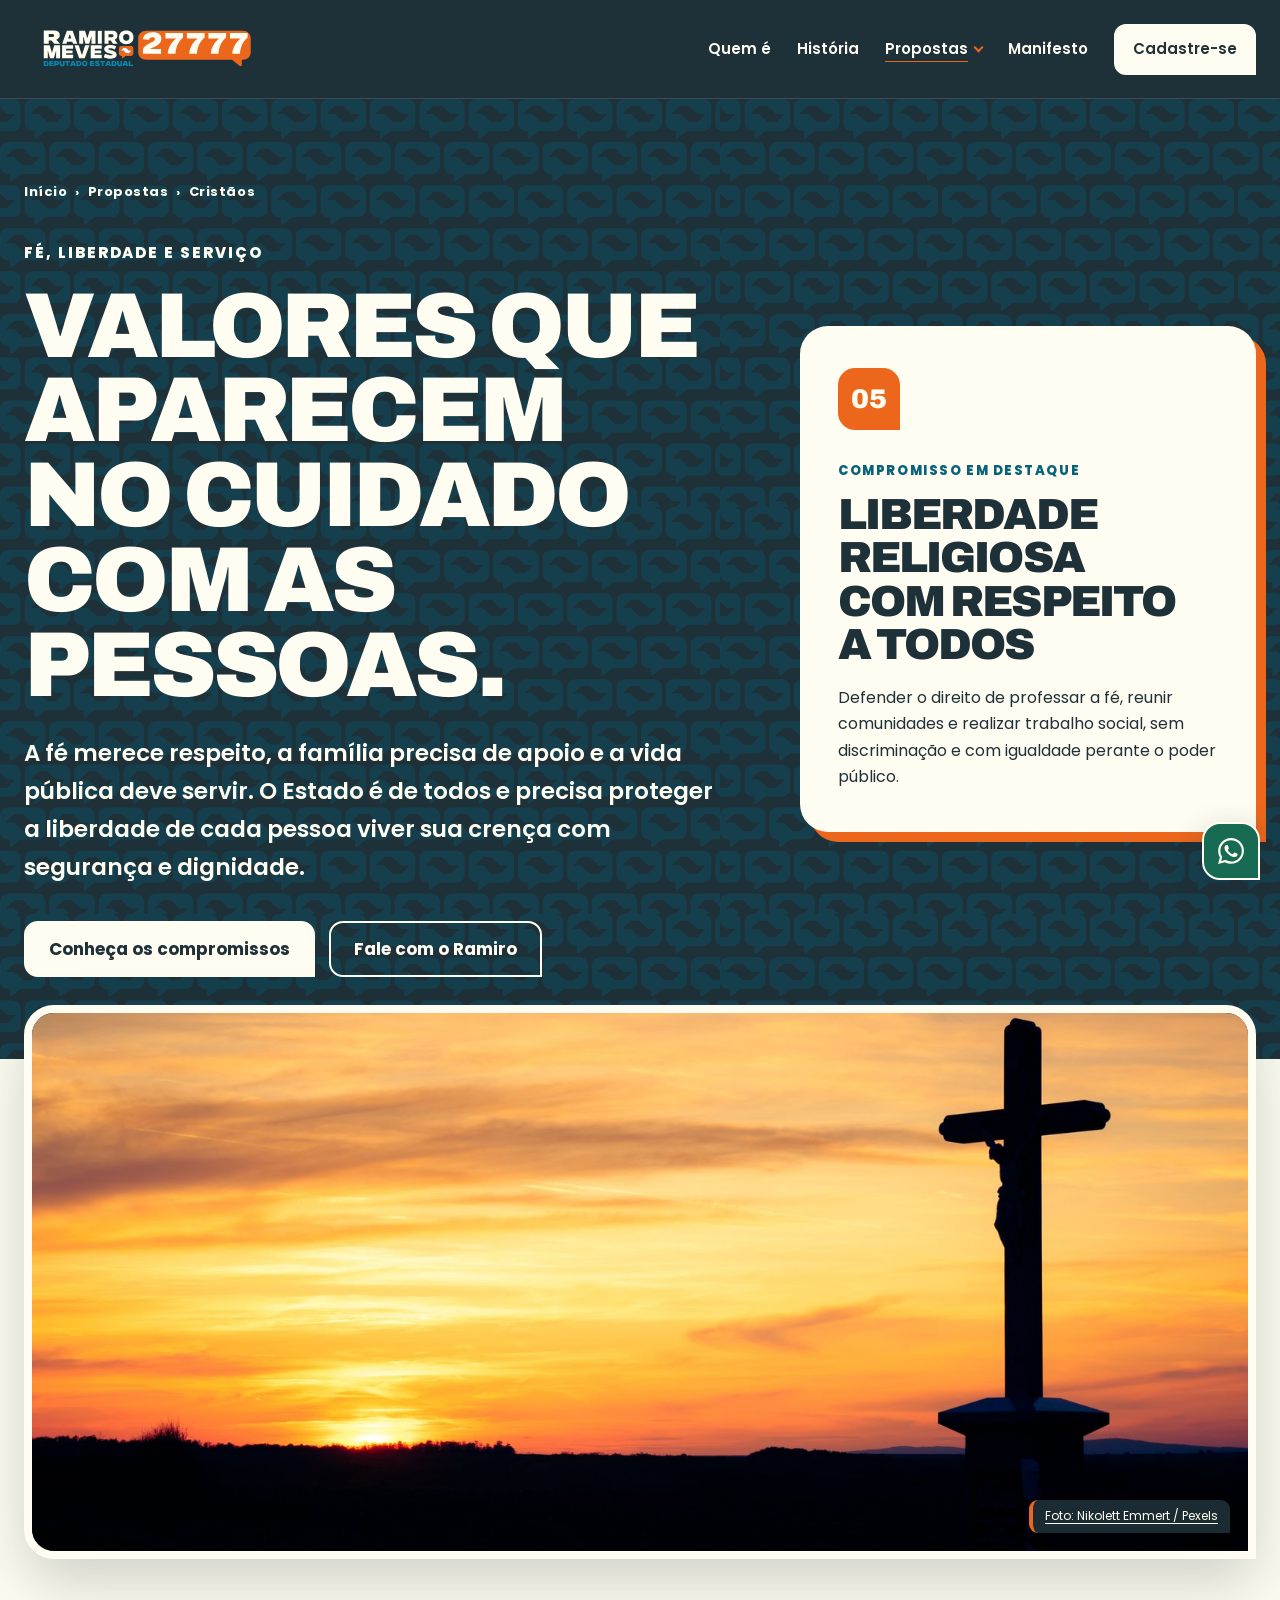
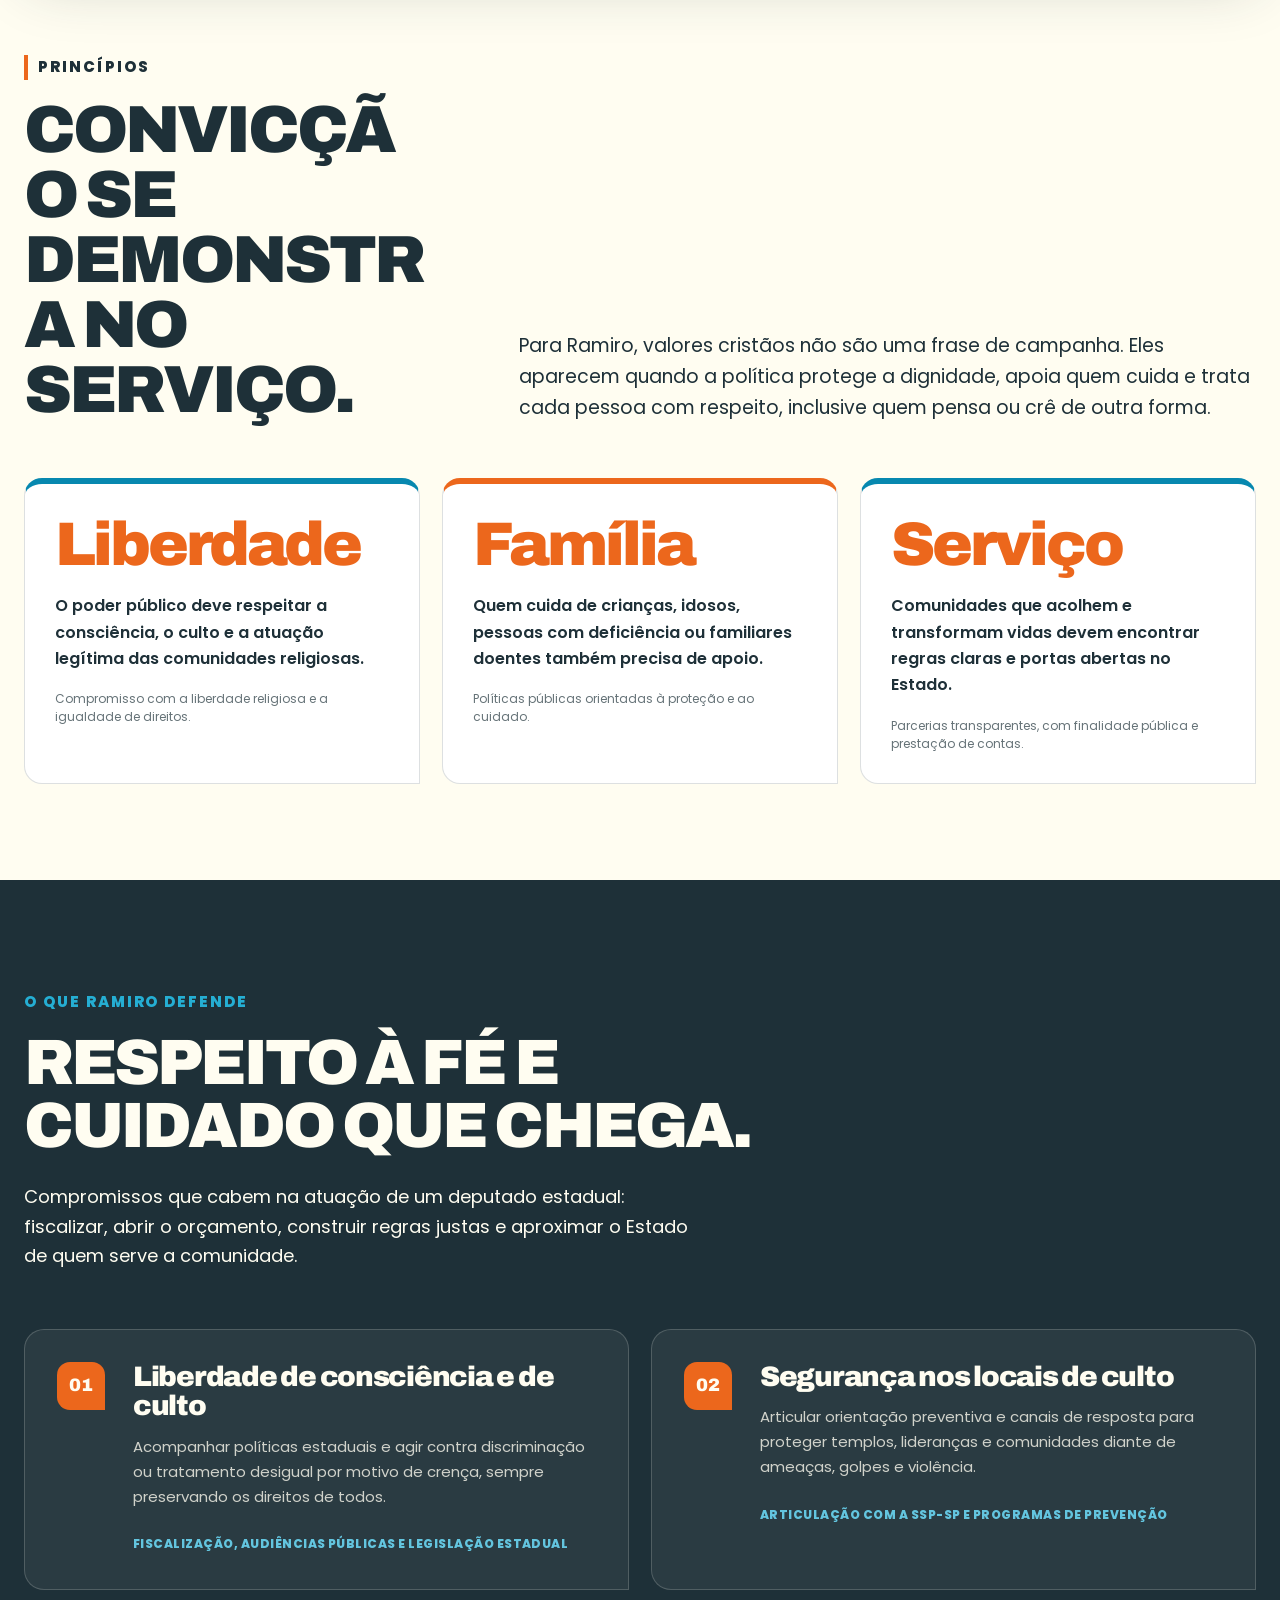
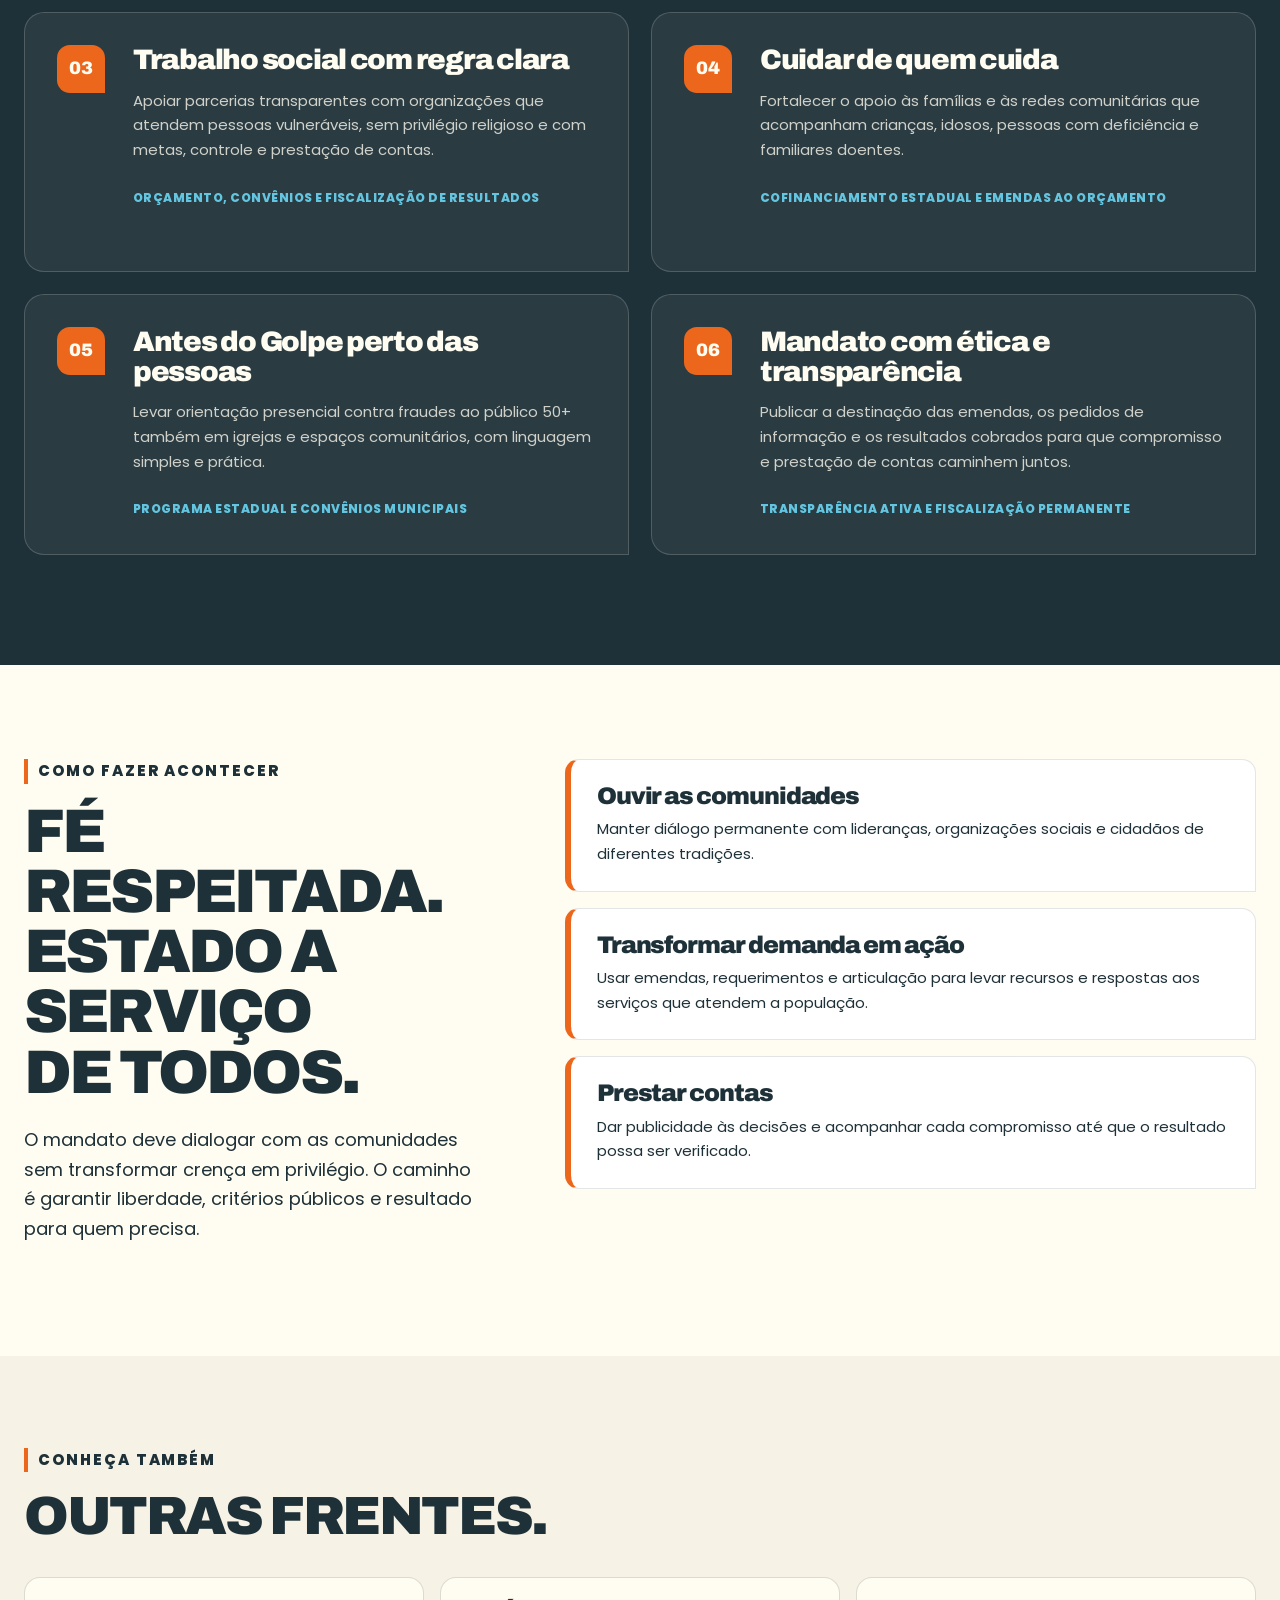
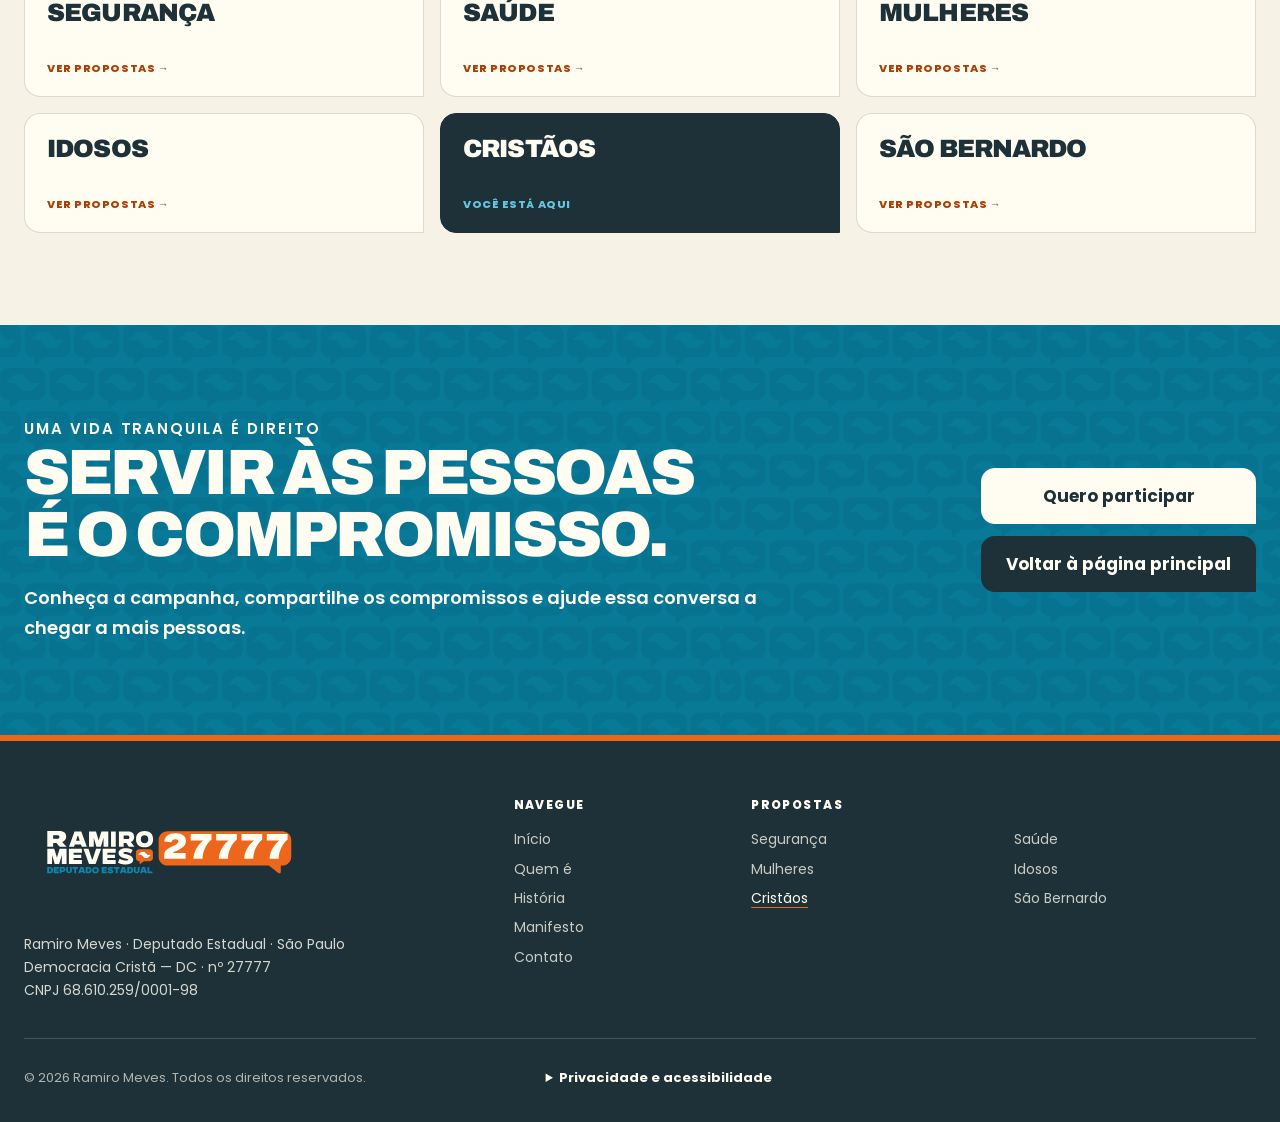
<file: propostas/cristaos/index.html>
<!DOCTYPE html>
<html lang="pt-BR" prefix="og: https://ogp.me/ns#">
<head>
  <meta charset="UTF-8">
  <meta name="viewport" content="width=device-width, initial-scale=1, viewport-fit=cover">
  <meta name="theme-color" content="#1E3038">

  <!-- Google Tag Manager -->
  <script>(function(w,d,s,l,i){w[l]=w[l]||[];w[l].push({'gtm.start':
  new Date().getTime(),event:'gtm.js'});var f=d.getElementsByTagName(s)[0],
  j=d.createElement(s),dl=l!='dataLayer'?'&l='+l:'';j.async=true;j.src=
  'https://www.googletagmanager.com/gtm.js?id='+i+dl;f.parentNode.insertBefore(j,f);
  })(window,document,'script','dataLayer','GTM-N5C7SF65');</script>
  <!-- End Google Tag Manager -->

  <title>Cristãos | Valores e propostas de Ramiro Meves 27777</title>
  <meta name="description" content="Conheça os compromissos de Ramiro Meves com a liberdade religiosa, a família, o trabalho social e uma vida pública guiada pelo serviço.">
  <meta name="author" content="Ramiro Meves">
  <meta name="robots" content="index, follow">
  <link rel="canonical" href="https://www.ramiromeves.com.br/propostas/cristaos/">

  <meta property="og:type" content="website">
  <meta property="og:locale" content="pt_BR">
  <meta property="og:site_name" content="Ramiro Meves 27777">
  <meta property="og:title" content="Cristãos | Valores e propostas de Ramiro Meves 27777">
  <meta property="og:description" content="Liberdade religiosa, respeito às famílias e compromisso com quem mais precisa.">
  <meta property="og:url" content="https://www.ramiromeves.com.br/propostas/cristaos/">

  <meta name="twitter:card" content="summary">
  <meta name="twitter:title" content="Cristãos | Valores e propostas de Ramiro Meves 27777">
  <meta name="twitter:description" content="Liberdade religiosa, respeito às famílias e compromisso com quem mais precisa.">

  <link rel="icon" href="../../favicon.ico" sizes="any">
  <link rel="stylesheet" href="../../style.css">
</head>
<body>
  <!-- Google Tag Manager (noscript) -->
  <noscript><iframe src="https://www.googletagmanager.com/ns.html?id=GTM-N5C7SF65" height="0" width="0" style="display:none;visibility:hidden"></iframe></noscript>
  <!-- End Google Tag Manager (noscript) -->

  <a class="skip-link" href="#conteudo">Ir para o conteúdo</a>

  <header class="site-header" data-header>
    <div class="site-header__inner">
      <a href="../../" class="site-brand" aria-label="Ramiro Meves 27777 — início"><img src="../../assets/icons/logo-horizontal-01.svg" alt="Ramiro Meves, Deputado Estadual, 27777" width="1350" height="540"></a>
      <nav class="site-nav" id="menu" aria-label="Navegação principal"><a href="../../#sobre">Quem é</a><a href="../../#trajetoria">História</a><details class="site-nav__dropdown site-nav__dropdown--current"><summary>Propostas</summary><div class="site-nav__submenu"><a href="../../#propostas">Visão geral</a><a href="../seguranca/">Segurança</a><a href="../saude/">Saúde</a><a href="../mulheres/">Mulheres</a><a href="../idosos/">Idosos</a><a href="../cristaos/" aria-current="page">Cristãos</a><a href="../sao-bernardo/">São Bernardo</a></div></details><a href="../../#manifesto">Manifesto</a><a class="site-nav__cta" href="../../#cadastro">Cadastre-se</a></nav>
      <button class="menu-toggle" type="button" aria-label="Abrir menu" aria-expanded="false" aria-controls="menu" data-menu-toggle><img src="../../assets/icons/menu.svg" alt="" width="24" height="24"></button>
    </div>
  </header>

  <main id="conteudo">
    <section class="topic-hero topic-hero--faith" aria-labelledby="page-title">
      <div class="topic-hero__inner">
        <div data-reveal>
          <nav class="breadcrumbs" aria-label="Navegação estrutural"><a href="../../">Início</a><span aria-hidden="true">›</span><a href="../../#propostas">Propostas</a><span aria-hidden="true">›</span><span aria-current="page">Cristãos</span></nav>
          <p class="eyebrow eyebrow--light">Fé, liberdade e serviço</p>
          <h1 id="page-title">Valores que aparecem no cuidado com as pessoas.</h1>
          <p class="topic-hero__lede">A fé merece respeito, a família precisa de apoio e a vida pública deve servir. O Estado é de todos e precisa proteger a liberdade de cada pessoa viver sua crença com segurança e dignidade.</p>
          <div class="topic-hero__actions"><a class="button button--cream" href="#propostas-do-tema">Conheça os compromissos</a><a class="button button--outline-light" href="https://wa.me/5511926202727?text=Ol%C3%A1%2C%20quero%20conhecer%20mais%20os%20compromissos%20do%20Ramiro%20com%20os%20crist%C3%A3os." target="_blank" rel="noopener">Fale com o Ramiro</a></div>
        </div>

        <aside class="topic-hero__featured" aria-label="Compromisso em destaque" data-reveal><span class="topic-hero__index">05</span><p class="topic-hero__featured-label">Compromisso em destaque</p><h2>Liberdade religiosa com respeito a todos</h2><p>Defender o direito de professar a fé, reunir comunidades e realizar trabalho social, sem discriminação e com igualdade perante o poder público.</p></aside>
      </div>
    </section>

    <section class="topic-photo" aria-label="Imagem sobre fé cristã">
      <figure class="topic-photo__frame" data-reveal>
        <img src="../../assets/images/lps/cristaos-cruz.jpg" alt="Silhueta de uma cruz simples diante do céu ao pôr do sol." width="1600" height="1067" loading="eager" fetchpriority="high" decoding="async">
        <figcaption><a href="https://www.pexels.com/photo/silhouette-of-a-cross-during-sunset-14166157/" target="_blank" rel="noopener">Foto: Nikolett Emmert / Pexels</a></figcaption>
      </figure>
    </section>

    <section class="topic-intro" aria-labelledby="principios-title">
      <div class="section-shell">
        <div class="topic-intro__heading" data-reveal><div><p class="eyebrow eyebrow--orange">Princípios</p><h2 id="principios-title">Convicção se demonstra no serviço.</h2></div><p>Para Ramiro, valores cristãos não são uma frase de campanha. Eles aparecem quando a política protege a dignidade, apoia quem cuida e trata cada pessoa com respeito, inclusive quem pensa ou crê de outra forma.</p></div>
        <div class="topic-facts">
          <article class="topic-fact" data-reveal><strong class="topic-fact__value">Liberdade</strong><p>O poder público deve respeitar a consciência, o culto e a atuação legítima das comunidades religiosas.</p><small>Compromisso com a liberdade religiosa e a igualdade de direitos.</small></article>
          <article class="topic-fact" data-reveal><strong class="topic-fact__value">Família</strong><p>Quem cuida de crianças, idosos, pessoas com deficiência ou familiares doentes também precisa de apoio.</p><small>Políticas públicas orientadas à proteção e ao cuidado.</small></article>
          <article class="topic-fact" data-reveal><strong class="topic-fact__value">Serviço</strong><p>Comunidades que acolhem e transformam vidas devem encontrar regras claras e portas abertas no Estado.</p><small>Parcerias transparentes, com finalidade pública e prestação de contas.</small></article>
        </div>
      </div>
    </section>

    <section class="topic-proposals" id="propostas-do-tema" aria-labelledby="propostas-title">
      <div class="section-shell">
        <div class="section-heading section-heading--light" data-reveal><p class="eyebrow eyebrow--blue">O que Ramiro defende</p><h2 id="propostas-title">Respeito à fé e cuidado que chega.</h2><p>Compromissos que cabem na atuação de um deputado estadual: fiscalizar, abrir o orçamento, construir regras justas e aproximar o Estado de quem serve a comunidade.</p></div>
        <ol class="topic-actions">
          <li class="topic-action" data-reveal><span class="topic-action__number">01</span><div><h3>Liberdade de consciência e de culto</h3><p>Acompanhar políticas estaduais e agir contra discriminação ou tratamento desigual por motivo de crença, sempre preservando os direitos de todos.</p><span class="topic-action__instrument">Fiscalização, audiências públicas e legislação estadual</span></div></li>
          <li class="topic-action" data-reveal><span class="topic-action__number">02</span><div><h3>Segurança nos locais de culto</h3><p>Articular orientação preventiva e canais de resposta para proteger templos, lideranças e comunidades diante de ameaças, golpes e violência.</p><span class="topic-action__instrument">Articulação com a SSP-SP e programas de prevenção</span></div></li>
          <li class="topic-action" data-reveal><span class="topic-action__number">03</span><div><h3>Trabalho social com regra clara</h3><p>Apoiar parcerias transparentes com organizações que atendem pessoas vulneráveis, sem privilégio religioso e com metas, controle e prestação de contas.</p><span class="topic-action__instrument">Orçamento, convênios e fiscalização de resultados</span></div></li>
          <li class="topic-action" data-reveal><span class="topic-action__number">04</span><div><h3>Cuidar de quem cuida</h3><p>Fortalecer o apoio às famílias e às redes comunitárias que acompanham crianças, idosos, pessoas com deficiência e familiares doentes.</p><span class="topic-action__instrument">Cofinanciamento estadual e emendas ao orçamento</span></div></li>
          <li class="topic-action" data-reveal><span class="topic-action__number">05</span><div><h3>Antes do Golpe perto das pessoas</h3><p>Levar orientação presencial contra fraudes ao público 50+ também em igrejas e espaços comunitários, com linguagem simples e prática.</p><span class="topic-action__instrument">Programa estadual e convênios municipais</span></div></li>
          <li class="topic-action" data-reveal><span class="topic-action__number">06</span><div><h3>Mandato com ética e transparência</h3><p>Publicar a destinação das emendas, os pedidos de informação e os resultados cobrados para que compromisso e prestação de contas caminhem juntos.</p><span class="topic-action__instrument">Transparência ativa e fiscalização permanente</span></div></li>
        </ol>
      </div>
    </section>

    <section class="topic-method" aria-labelledby="metodo-title">
      <div class="section-shell topic-method__grid">
        <div data-reveal><p class="eyebrow eyebrow--orange">Como fazer acontecer</p><h2 id="metodo-title">Fé respeitada. Estado a serviço de todos.</h2><p>O mandato deve dialogar com as comunidades sem transformar crença em privilégio. O caminho é garantir liberdade, critérios públicos e resultado para quem precisa.</p></div>
        <div class="topic-method__steps"><article data-reveal><h3>Ouvir as comunidades</h3><p>Manter diálogo permanente com lideranças, organizações sociais e cidadãos de diferentes tradições.</p></article><article data-reveal><h3>Transformar demanda em ação</h3><p>Usar emendas, requerimentos e articulação para levar recursos e respostas aos serviços que atendem a população.</p></article><article data-reveal><h3>Prestar contas</h3><p>Dar publicidade às decisões e acompanhar cada compromisso até que o resultado possa ser verificado.</p></article></div>
      </div>
    </section>

    <section class="topic-nav" aria-labelledby="outros-temas-title"><div class="section-shell"><div class="topic-nav__heading" data-reveal><div><p class="eyebrow eyebrow--orange">Conheça também</p><h2 id="outros-temas-title">Outras frentes.</h2></div></div><nav class="topic-nav__grid" aria-label="Outras páginas de propostas"><a href="../seguranca/">Segurança</a><a href="../saude/">Saúde</a><a href="../mulheres/">Mulheres</a><a href="../idosos/">Idosos</a><span class="topic-nav__current" aria-current="page">Cristãos</span><a href="../sao-bernardo/">São Bernardo</a></nav></div></section>

    <section class="topic-cta" aria-labelledby="cta-title"><div class="section-shell topic-cta__inner"><div data-reveal><p class="eyebrow eyebrow--light">Uma vida tranquila é direito</p><h2 id="cta-title">Servir às pessoas é o compromisso.</h2><p>Conheça a campanha, compartilhe os compromissos e ajude essa conversa a chegar a mais pessoas.</p></div><div class="topic-cta__actions" data-reveal><a class="button button--cream" href="../../#cadastro">Quero participar</a><a class="button button--outline-light" href="../../#propostas">Voltar à página principal</a></div></div></section>
  </main>

  <a class="whatsapp-float" href="https://wa.me/5511926202727?text=Ol%C3%A1%2C%20quero%20conhecer%20mais%20as%20propostas%20do%20Ramiro%20Meves." target="_blank" rel="noopener" aria-label="Falar com Ramiro Meves pelo WhatsApp"><img src="../../assets/icons/whatsapp-creme.svg" alt="" width="26" height="26"><span>Fale com o Ramiro</span></a>

  <footer class="site-footer"><div class="section-shell site-footer__top"><div class="site-footer__brand"><a href="../../" aria-label="Voltar à página inicial"><img src="../../assets/icons/logo-horizontal-01.svg" alt="Ramiro Meves 27777" width="1350" height="540" loading="lazy"></a><p>Ramiro Meves · Deputado Estadual · São Paulo</p><p>Democracia Cristã — DC · nº 27777</p><p>CNPJ 68.610.259/0001-98</p></div><nav class="site-footer__links" aria-label="Navegação do rodapé"><div><p class="site-footer__label">Navegue</p><div class="site-footer__link-list"><a href="../../">Início</a><a href="../../#sobre">Quem é</a><a href="../../#trajetoria">História</a><a href="../../#manifesto">Manifesto</a><a href="../../#contato">Contato</a></div></div><div><p class="site-footer__label">Propostas</p><div class="site-footer__proposal-list"><a href="../seguranca/">Segurança</a><a href="../saude/">Saúde</a><a href="../mulheres/">Mulheres</a><a href="../idosos/">Idosos</a><a href="../cristaos/" aria-current="page">Cristãos</a><a href="../sao-bernardo/">São Bernardo</a></div></div></nav></div><div class="section-shell site-footer__bottom"><p>© <span data-year>2026</span> Ramiro Meves. Todos os direitos reservados.</p><details id="privacidade"><summary>Privacidade e acessibilidade</summary><p>Links de WhatsApp e redes sociais levam a serviços externos. Para falar com a campanha, corrigir seus dados ou pedir descadastro, escreva para <a href="mailto:contato@ramiromeves.com.br">contato@ramiromeves.com.br</a>.</p><p>O site foi desenvolvido para navegação por teclado, leitores de tela e ampliação de texto.</p></details></div></footer>

  <script src="../../script.js" defer></script>
</body>
</html>
</file>
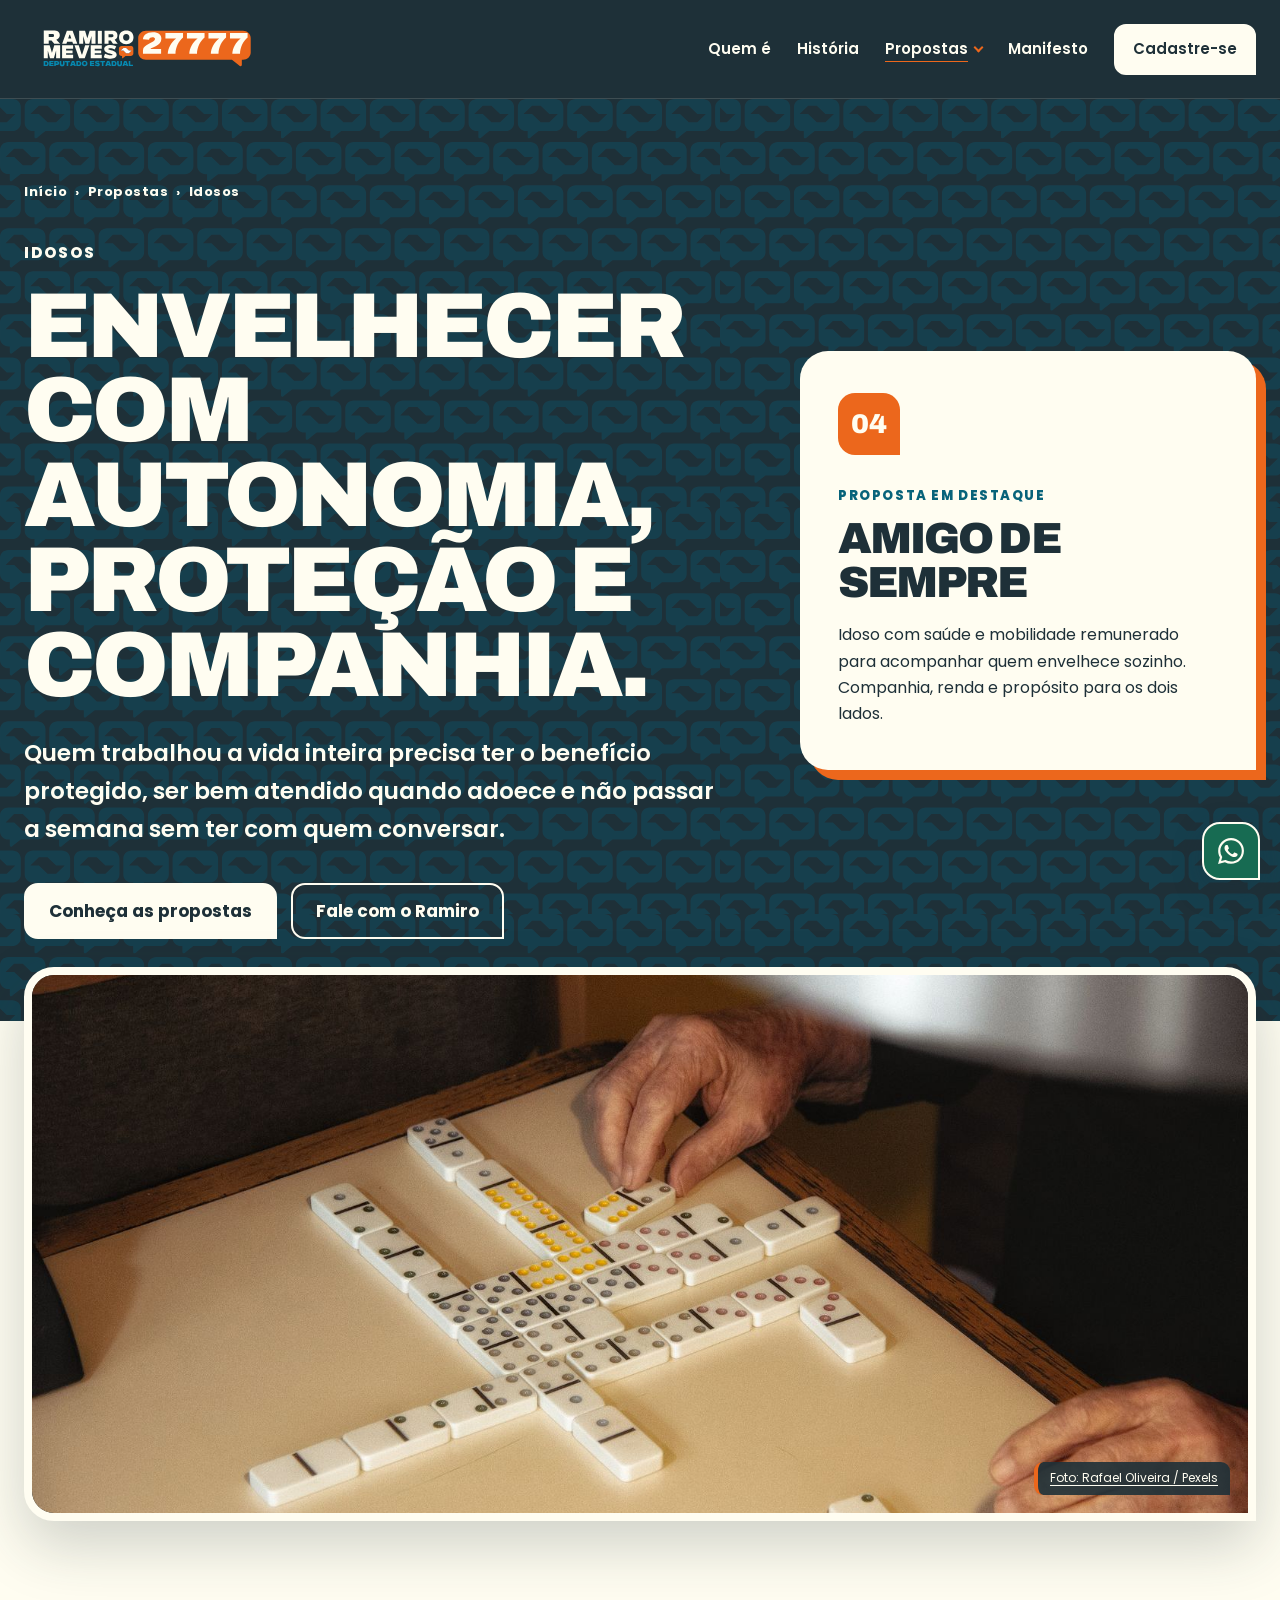
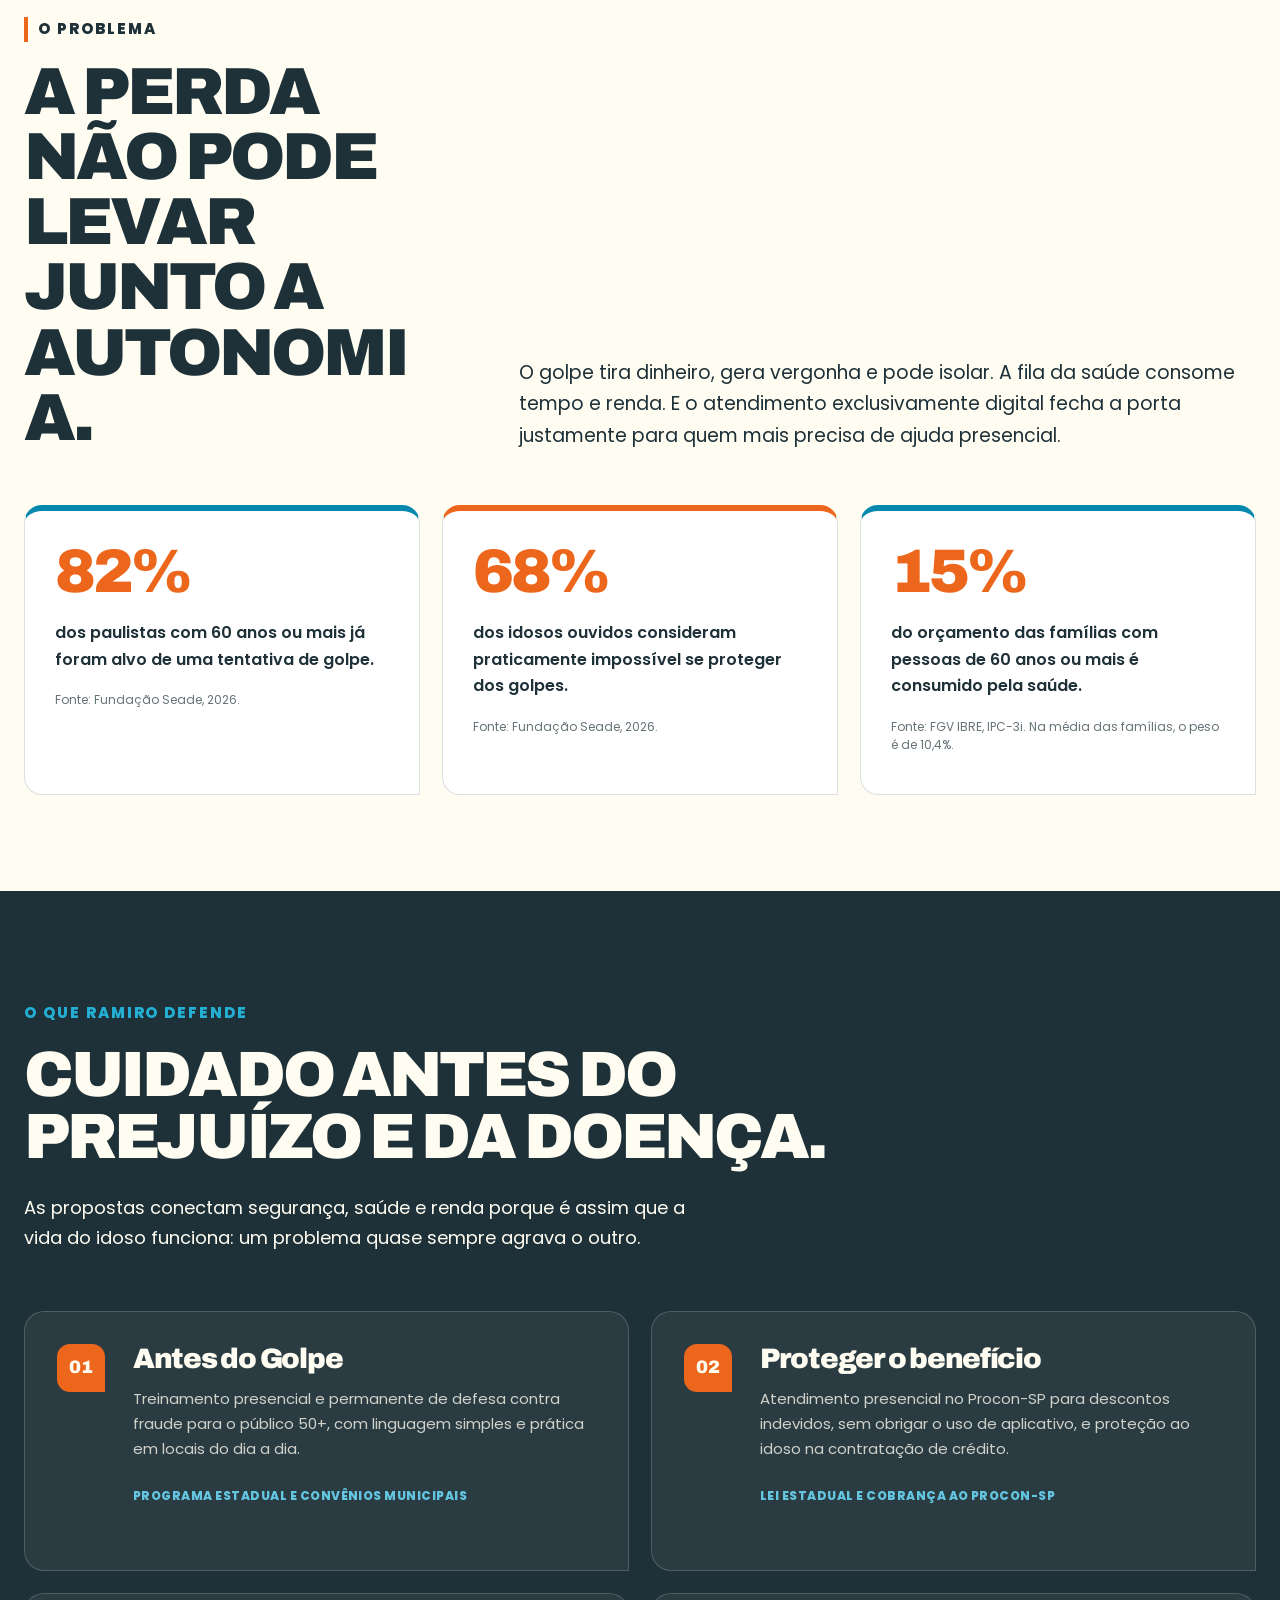
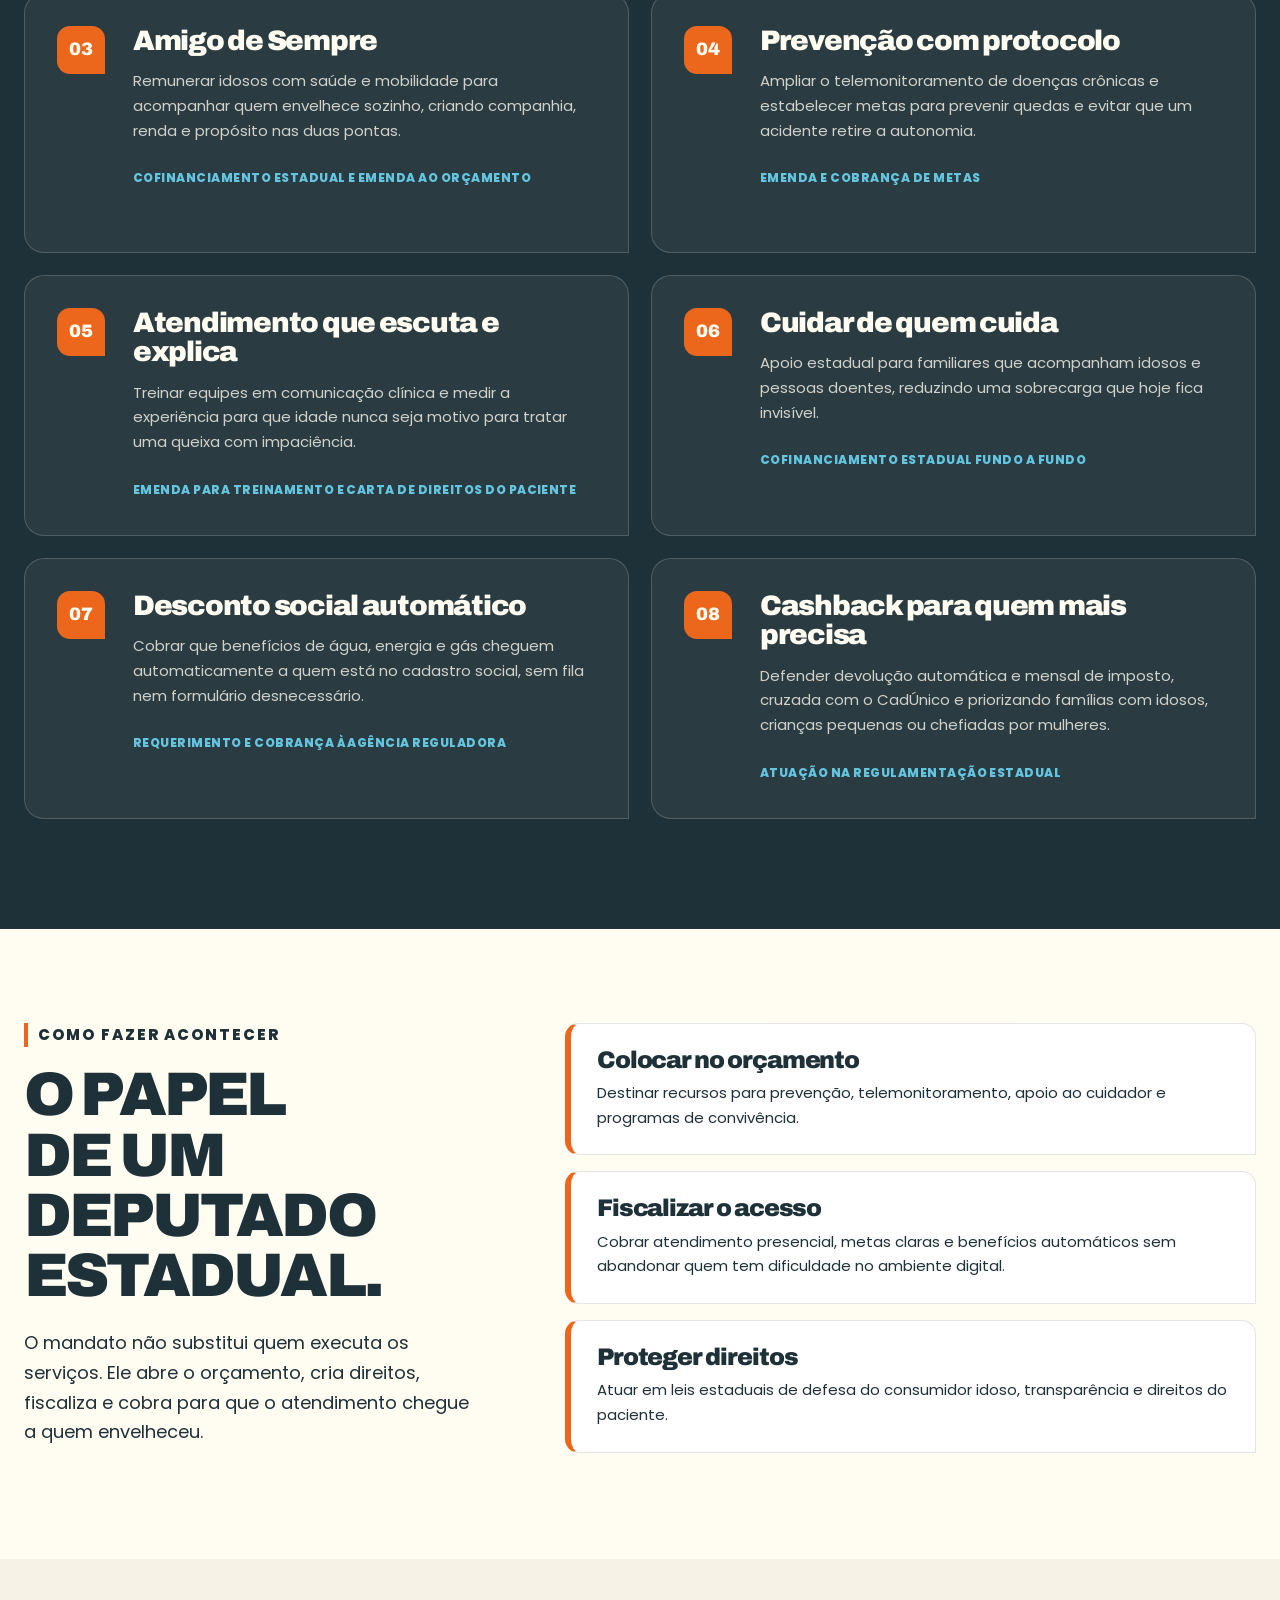
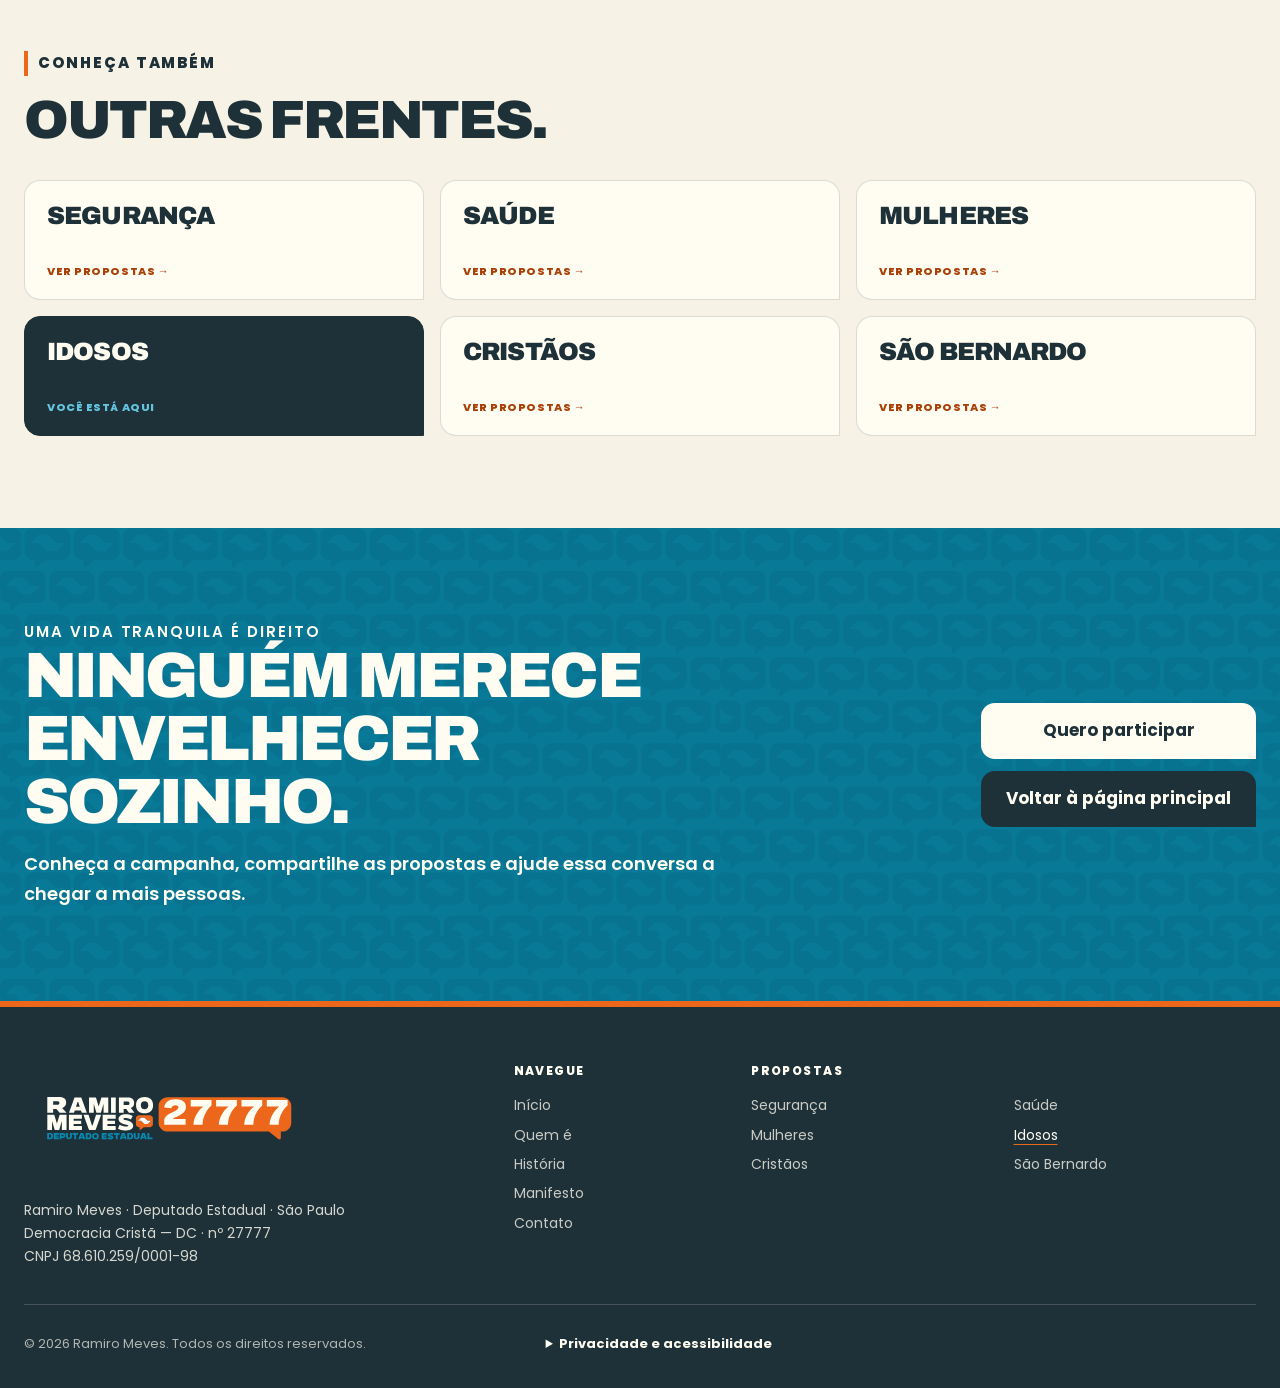
<file: propostas/idosos/index.html>
<!DOCTYPE html>
<html lang="pt-BR" prefix="og: https://ogp.me/ns#">
<head>
  <meta charset="UTF-8">
  <meta name="viewport" content="width=device-width, initial-scale=1, viewport-fit=cover">
  <meta name="theme-color" content="#1E3038">

  <!-- Google Tag Manager -->
  <script>(function(w,d,s,l,i){w[l]=w[l]||[];w[l].push({'gtm.start':
  new Date().getTime(),event:'gtm.js'});var f=d.getElementsByTagName(s)[0],
  j=d.createElement(s),dl=l!='dataLayer'?'&l='+l:'';j.async=true;j.src=
  'https://www.googletagmanager.com/gtm.js?id='+i+dl;f.parentNode.insertBefore(j,f);
  })(window,document,'script','dataLayer','GTM-N5C7SF65');</script>
  <!-- End Google Tag Manager -->

  <title>Idosos | Propostas de Ramiro Meves 27777</title>
  <meta name="description" content="Conheça as propostas de Ramiro Meves para proteger idosos contra golpes, preservar a autonomia e cuidar de quem envelhece sozinho.">
  <meta name="author" content="Ramiro Meves">
  <meta name="robots" content="index, follow">
  <link rel="canonical" href="https://www.ramiromeves.com.br/propostas/idosos/">

  <meta property="og:type" content="website">
  <meta property="og:locale" content="pt_BR">
  <meta property="og:site_name" content="Ramiro Meves 27777">
  <meta property="og:title" content="Idosos | Propostas de Ramiro Meves 27777">
  <meta property="og:description" content="Proteção contra golpes, cuidado com a saúde e companhia para envelhecer com autonomia.">
  <meta property="og:url" content="https://www.ramiromeves.com.br/propostas/idosos/">

  <meta name="twitter:card" content="summary">
  <meta name="twitter:title" content="Idosos | Propostas de Ramiro Meves 27777">
  <meta name="twitter:description" content="Proteção contra golpes, cuidado com a saúde e companhia para envelhecer com autonomia.">

  <link rel="icon" href="../../favicon.ico" sizes="any">
  <link rel="stylesheet" href="../../style.css">
</head>
<body>
  <!-- Google Tag Manager (noscript) -->
  <noscript><iframe src="https://www.googletagmanager.com/ns.html?id=GTM-N5C7SF65" height="0" width="0" style="display:none;visibility:hidden"></iframe></noscript>
  <!-- End Google Tag Manager (noscript) -->

  <a class="skip-link" href="#conteudo">Ir para o conteúdo</a>

  <header class="site-header" data-header>
    <div class="site-header__inner">
      <a href="../../" class="site-brand" aria-label="Ramiro Meves 27777 — início"><img src="../../assets/icons/logo-horizontal-01.svg" alt="Ramiro Meves, Deputado Estadual, 27777" width="1350" height="540"></a>
      <nav class="site-nav" id="menu" aria-label="Navegação principal"><a href="../../#sobre">Quem é</a><a href="../../#trajetoria">História</a><details class="site-nav__dropdown site-nav__dropdown--current"><summary>Propostas</summary><div class="site-nav__submenu"><a href="../../#propostas">Visão geral</a><a href="../seguranca/">Segurança</a><a href="../saude/">Saúde</a><a href="../mulheres/">Mulheres</a><a href="../idosos/" aria-current="page">Idosos</a><a href="../cristaos/">Cristãos</a><a href="../sao-bernardo/">São Bernardo</a></div></details><a href="../../#manifesto">Manifesto</a><a class="site-nav__cta" href="../../#cadastro">Cadastre-se</a></nav>
      <button class="menu-toggle" type="button" aria-label="Abrir menu" aria-expanded="false" aria-controls="menu" data-menu-toggle><img src="../../assets/icons/menu.svg" alt="" width="24" height="24"></button>
    </div>
  </header>

  <main id="conteudo">
    <section class="topic-hero topic-hero--elderly" aria-labelledby="page-title">
      <div class="topic-hero__inner">
        <div data-reveal>
          <nav class="breadcrumbs" aria-label="Navegação estrutural"><a href="../../">Início</a><span aria-hidden="true">›</span><a href="../../#propostas">Propostas</a><span aria-hidden="true">›</span><span aria-current="page">Idosos</span></nav>
          <p class="eyebrow eyebrow--light">Idosos</p>
          <h1 id="page-title">Envelhecer com autonomia, proteção e companhia.</h1>
          <p class="topic-hero__lede">Quem trabalhou a vida inteira precisa ter o benefício protegido, ser bem atendido quando adoece e não passar a semana sem ter com quem conversar.</p>
          <div class="topic-hero__actions"><a class="button button--cream" href="#propostas-do-tema">Conheça as propostas</a><a class="button button--outline-light" href="https://wa.me/5511926202727?text=Ol%C3%A1%2C%20quero%20conhecer%20mais%20as%20propostas%20do%20Ramiro%20para%20os%20idosos." target="_blank" rel="noopener">Fale com o Ramiro</a></div>
        </div>

        <aside class="topic-hero__featured" aria-label="Proposta em destaque" data-reveal><span class="topic-hero__index">04</span><p class="topic-hero__featured-label">Proposta em destaque</p><h2>Amigo de Sempre</h2><p>Idoso com saúde e mobilidade remunerado para acompanhar quem envelhece sozinho. Companhia, renda e propósito para os dois lados.</p></aside>
      </div>
    </section>

    <section class="topic-photo" aria-label="Imagem sobre convivência na terceira idade">
      <figure class="topic-photo__frame" data-reveal>
        <img src="../../assets/images/lps/idosos-convivencia.jpg" alt="Mãos de pessoas idosas jogando dominó em momento de convivência." width="1600" height="1067" loading="eager" fetchpriority="high" decoding="async">
        <figcaption><a href="https://www.pexels.com/photo/elderly-hands-playing-dominoes-in-brazil-33530843/" target="_blank" rel="noopener">Foto: Rafael Oliveira / Pexels</a></figcaption>
      </figure>
    </section>

    <section class="topic-intro" aria-labelledby="diagnostico-title">
      <div class="section-shell">
        <div class="topic-intro__heading" data-reveal><div><p class="eyebrow eyebrow--orange">O problema</p><h2 id="diagnostico-title">A perda não pode levar junto a autonomia.</h2></div><p>O golpe tira dinheiro, gera vergonha e pode isolar. A fila da saúde consome tempo e renda. E o atendimento exclusivamente digital fecha a porta justamente para quem mais precisa de ajuda presencial.</p></div>
        <div class="topic-facts">
          <article class="topic-fact" data-reveal><strong class="topic-fact__value">82%</strong><p>dos paulistas com 60 anos ou mais já foram alvo de uma tentativa de golpe.</p><small>Fonte: Fundação Seade, 2026.</small></article>
          <article class="topic-fact" data-reveal><strong class="topic-fact__value">68%</strong><p>dos idosos ouvidos consideram praticamente impossível se proteger dos golpes.</p><small>Fonte: Fundação Seade, 2026.</small></article>
          <article class="topic-fact" data-reveal><strong class="topic-fact__value">15%</strong><p>do orçamento das famílias com pessoas de 60 anos ou mais é consumido pela saúde.</p><small>Fonte: FGV IBRE, IPC-3i. Na média das famílias, o peso é de 10,4%.</small></article>
        </div>
      </div>
    </section>

    <section class="topic-proposals" id="propostas-do-tema" aria-labelledby="propostas-title">
      <div class="section-shell">
        <div class="section-heading section-heading--light" data-reveal><p class="eyebrow eyebrow--blue">O que Ramiro defende</p><h2 id="propostas-title">Cuidado antes do prejuízo e da doença.</h2><p>As propostas conectam segurança, saúde e renda porque é assim que a vida do idoso funciona: um problema quase sempre agrava o outro.</p></div>
        <ol class="topic-actions">
          <li class="topic-action" data-reveal><span class="topic-action__number">01</span><div><h3>Antes do Golpe</h3><p>Treinamento presencial e permanente de defesa contra fraude para o público 50+, com linguagem simples e prática em locais do dia a dia.</p><span class="topic-action__instrument">Programa estadual e convênios municipais</span></div></li>
          <li class="topic-action" data-reveal><span class="topic-action__number">02</span><div><h3>Proteger o benefício</h3><p>Atendimento presencial no Procon-SP para descontos indevidos, sem obrigar o uso de aplicativo, e proteção ao idoso na contratação de crédito.</p><span class="topic-action__instrument">Lei estadual e cobrança ao Procon-SP</span></div></li>
          <li class="topic-action" data-reveal><span class="topic-action__number">03</span><div><h3>Amigo de Sempre</h3><p>Remunerar idosos com saúde e mobilidade para acompanhar quem envelhece sozinho, criando companhia, renda e propósito nas duas pontas.</p><span class="topic-action__instrument">Cofinanciamento estadual e emenda ao orçamento</span></div></li>
          <li class="topic-action" data-reveal><span class="topic-action__number">04</span><div><h3>Prevenção com protocolo</h3><p>Ampliar o telemonitoramento de doenças crônicas e estabelecer metas para prevenir quedas e evitar que um acidente retire a autonomia.</p><span class="topic-action__instrument">Emenda e cobrança de metas</span></div></li>
          <li class="topic-action" data-reveal><span class="topic-action__number">05</span><div><h3>Atendimento que escuta e explica</h3><p>Treinar equipes em comunicação clínica e medir a experiência para que idade nunca seja motivo para tratar uma queixa com impaciência.</p><span class="topic-action__instrument">Emenda para treinamento e Carta de Direitos do Paciente</span></div></li>
          <li class="topic-action" data-reveal><span class="topic-action__number">06</span><div><h3>Cuidar de quem cuida</h3><p>Apoio estadual para familiares que acompanham idosos e pessoas doentes, reduzindo uma sobrecarga que hoje fica invisível.</p><span class="topic-action__instrument">Cofinanciamento estadual fundo a fundo</span></div></li>
          <li class="topic-action" data-reveal><span class="topic-action__number">07</span><div><h3>Desconto social automático</h3><p>Cobrar que benefícios de água, energia e gás cheguem automaticamente a quem está no cadastro social, sem fila nem formulário desnecessário.</p><span class="topic-action__instrument">Requerimento e cobrança à agência reguladora</span></div></li>
          <li class="topic-action" data-reveal><span class="topic-action__number">08</span><div><h3>Cashback para quem mais precisa</h3><p>Defender devolução automática e mensal de imposto, cruzada com o CadÚnico e priorizando famílias com idosos, crianças pequenas ou chefiadas por mulheres.</p><span class="topic-action__instrument">Atuação na regulamentação estadual</span></div></li>
        </ol>
      </div>
    </section>

    <section class="topic-method" aria-labelledby="metodo-title">
      <div class="section-shell topic-method__grid">
        <div data-reveal><p class="eyebrow eyebrow--orange">Como fazer acontecer</p><h2 id="metodo-title">O papel de um deputado estadual.</h2><p>O mandato não substitui quem executa os serviços. Ele abre o orçamento, cria direitos, fiscaliza e cobra para que o atendimento chegue a quem envelheceu.</p></div>
        <div class="topic-method__steps"><article data-reveal><h3>Colocar no orçamento</h3><p>Destinar recursos para prevenção, telemonitoramento, apoio ao cuidador e programas de convivência.</p></article><article data-reveal><h3>Fiscalizar o acesso</h3><p>Cobrar atendimento presencial, metas claras e benefícios automáticos sem abandonar quem tem dificuldade no ambiente digital.</p></article><article data-reveal><h3>Proteger direitos</h3><p>Atuar em leis estaduais de defesa do consumidor idoso, transparência e direitos do paciente.</p></article></div>
      </div>
    </section>

    <section class="topic-nav" aria-labelledby="outros-temas-title"><div class="section-shell"><div class="topic-nav__heading" data-reveal><div><p class="eyebrow eyebrow--orange">Conheça também</p><h2 id="outros-temas-title">Outras frentes.</h2></div></div><nav class="topic-nav__grid" aria-label="Outras páginas de propostas"><a href="../seguranca/">Segurança</a><a href="../saude/">Saúde</a><a href="../mulheres/">Mulheres</a><span class="topic-nav__current" aria-current="page">Idosos</span><a href="../cristaos/">Cristãos</a><a href="../sao-bernardo/">São Bernardo</a></nav></div></section>

    <section class="topic-cta" aria-labelledby="cta-title"><div class="section-shell topic-cta__inner"><div data-reveal><p class="eyebrow eyebrow--light">Uma vida tranquila é direito</p><h2 id="cta-title">Ninguém merece envelhecer sozinho.</h2><p>Conheça a campanha, compartilhe as propostas e ajude essa conversa a chegar a mais pessoas.</p></div><div class="topic-cta__actions" data-reveal><a class="button button--cream" href="../../#cadastro">Quero participar</a><a class="button button--outline-light" href="../../#propostas">Voltar à página principal</a></div></div></section>
  </main>

  <a class="whatsapp-float" href="https://wa.me/5511926202727?text=Ol%C3%A1%2C%20quero%20conhecer%20mais%20as%20propostas%20do%20Ramiro%20Meves." target="_blank" rel="noopener" aria-label="Falar com Ramiro Meves pelo WhatsApp"><img src="../../assets/icons/whatsapp-creme.svg" alt="" width="26" height="26"><span>Fale com o Ramiro</span></a>

  <footer class="site-footer"><div class="section-shell site-footer__top"><div class="site-footer__brand"><a href="../../" aria-label="Voltar à página inicial"><img src="../../assets/icons/logo-horizontal-01.svg" alt="Ramiro Meves 27777" width="1350" height="540" loading="lazy"></a><p>Ramiro Meves · Deputado Estadual · São Paulo</p><p>Democracia Cristã — DC · nº 27777</p><p>CNPJ 68.610.259/0001-98</p></div><nav class="site-footer__links" aria-label="Navegação do rodapé"><div><p class="site-footer__label">Navegue</p><div class="site-footer__link-list"><a href="../../">Início</a><a href="../../#sobre">Quem é</a><a href="../../#trajetoria">História</a><a href="../../#manifesto">Manifesto</a><a href="../../#contato">Contato</a></div></div><div><p class="site-footer__label">Propostas</p><div class="site-footer__proposal-list"><a href="../seguranca/">Segurança</a><a href="../saude/">Saúde</a><a href="../mulheres/">Mulheres</a><a href="../idosos/" aria-current="page">Idosos</a><a href="../cristaos/">Cristãos</a><a href="../sao-bernardo/">São Bernardo</a></div></div></nav></div><div class="section-shell site-footer__bottom"><p>© <span data-year>2026</span> Ramiro Meves. Todos os direitos reservados.</p><details id="privacidade"><summary>Privacidade e acessibilidade</summary><p>Links de WhatsApp e redes sociais levam a serviços externos. Para falar com a campanha, corrigir seus dados ou pedir descadastro, escreva para <a href="mailto:contato@ramiromeves.com.br">contato@ramiromeves.com.br</a>.</p><p>O site foi desenvolvido para navegação por teclado, leitores de tela e ampliação de texto.</p></details></div></footer>

  <script src="../../script.js" defer></script>
</body>
</html>
</file>
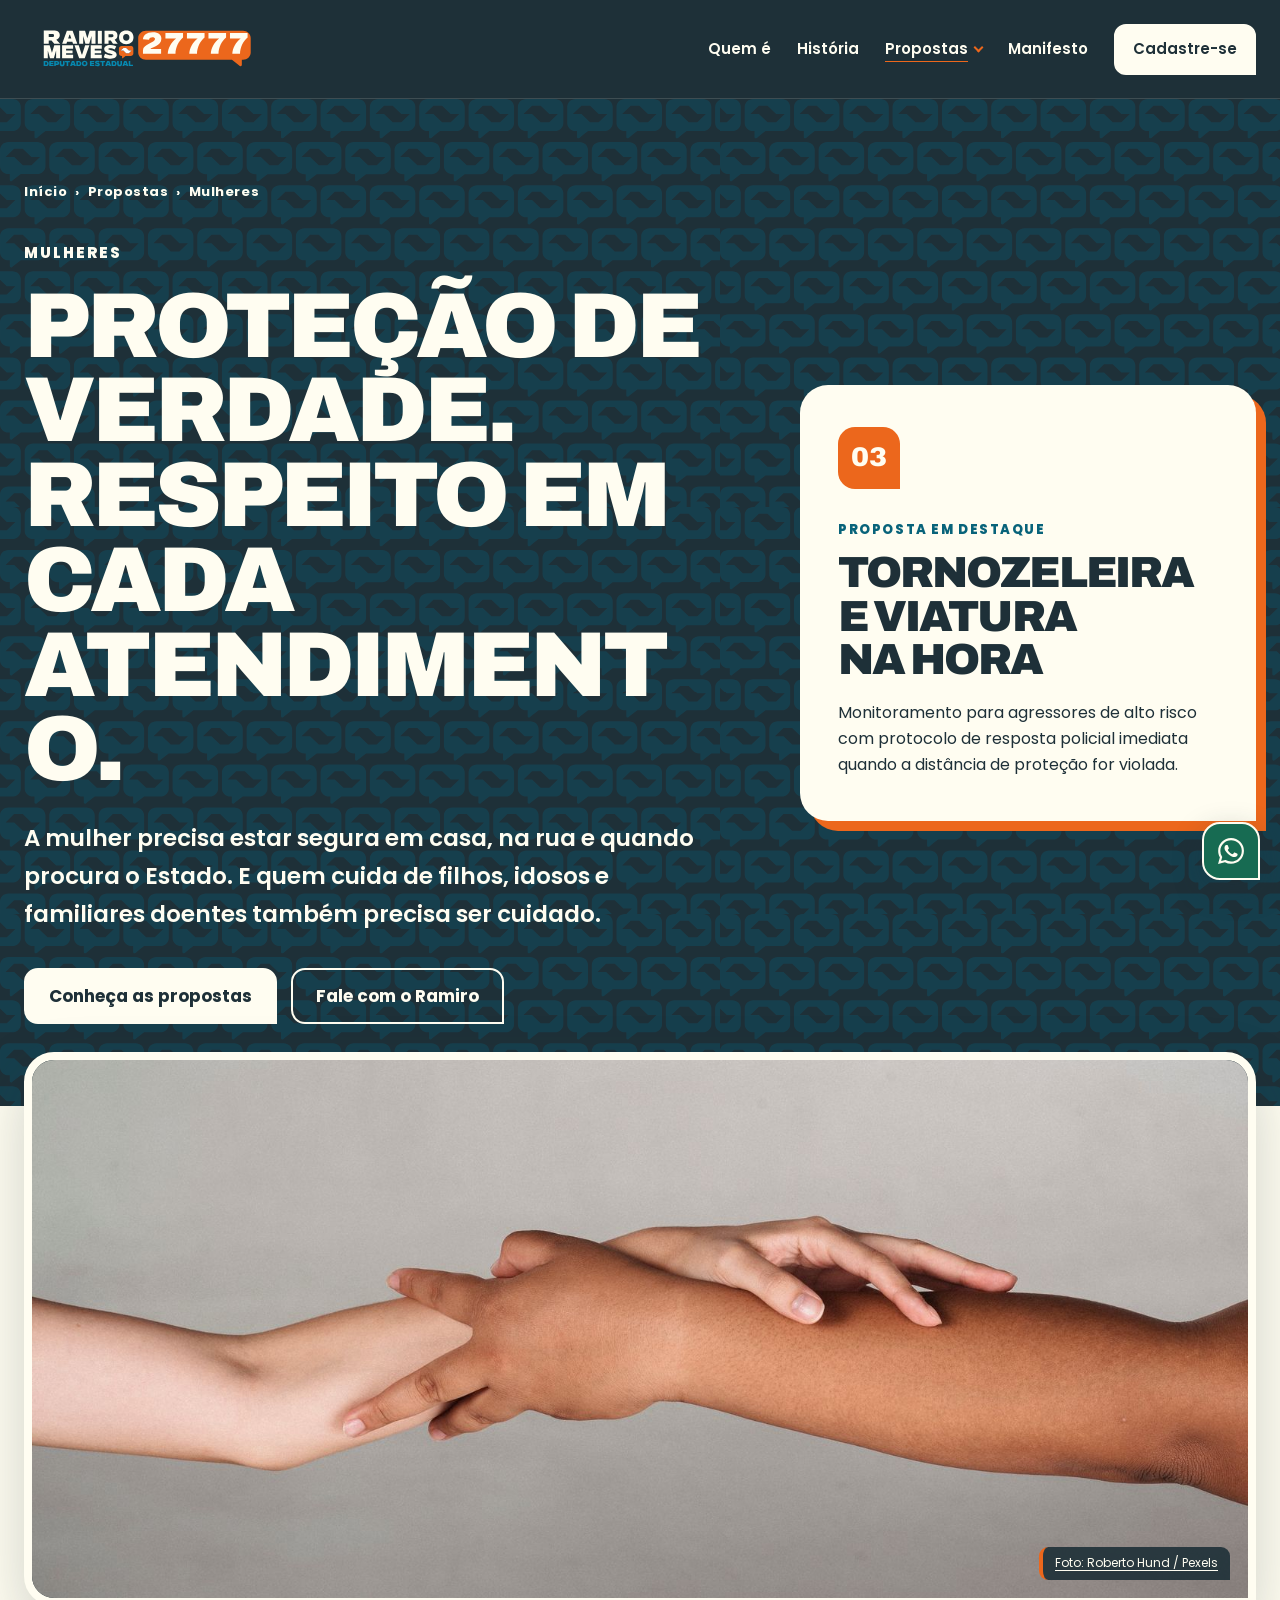
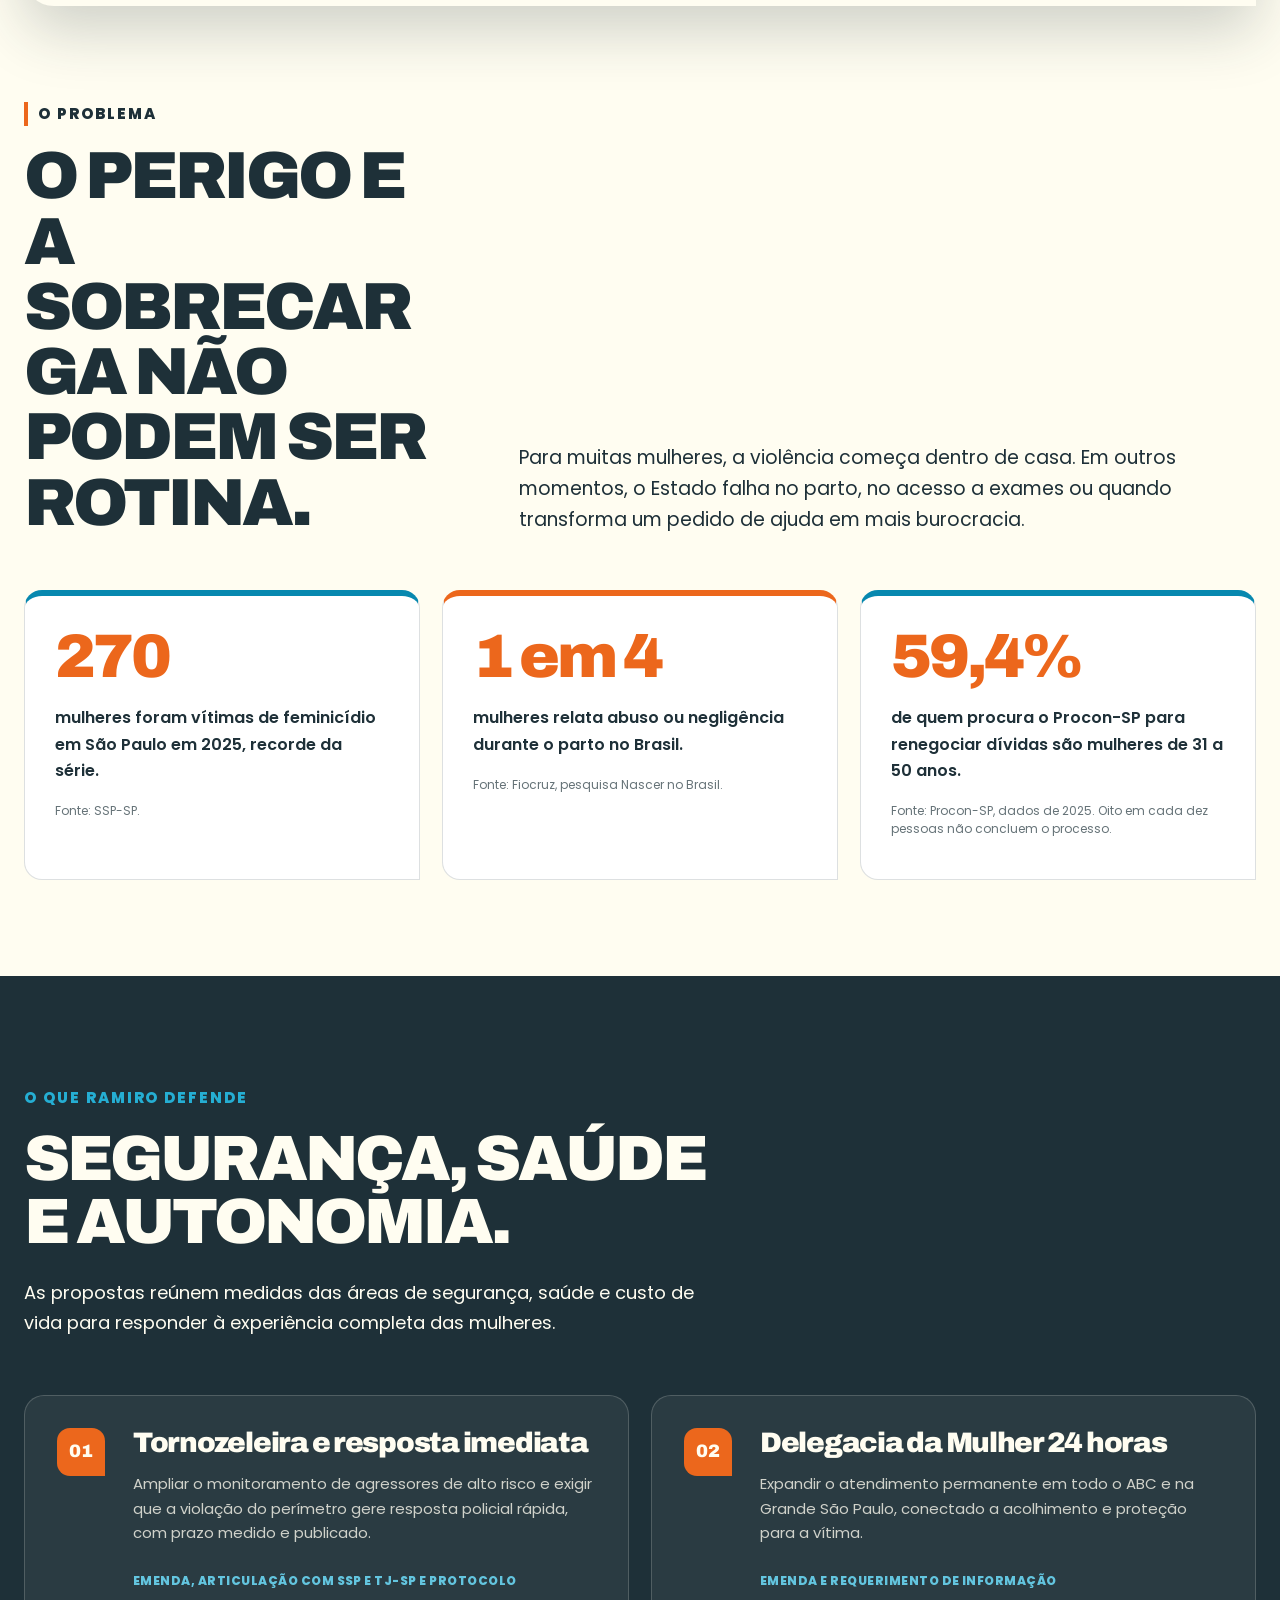
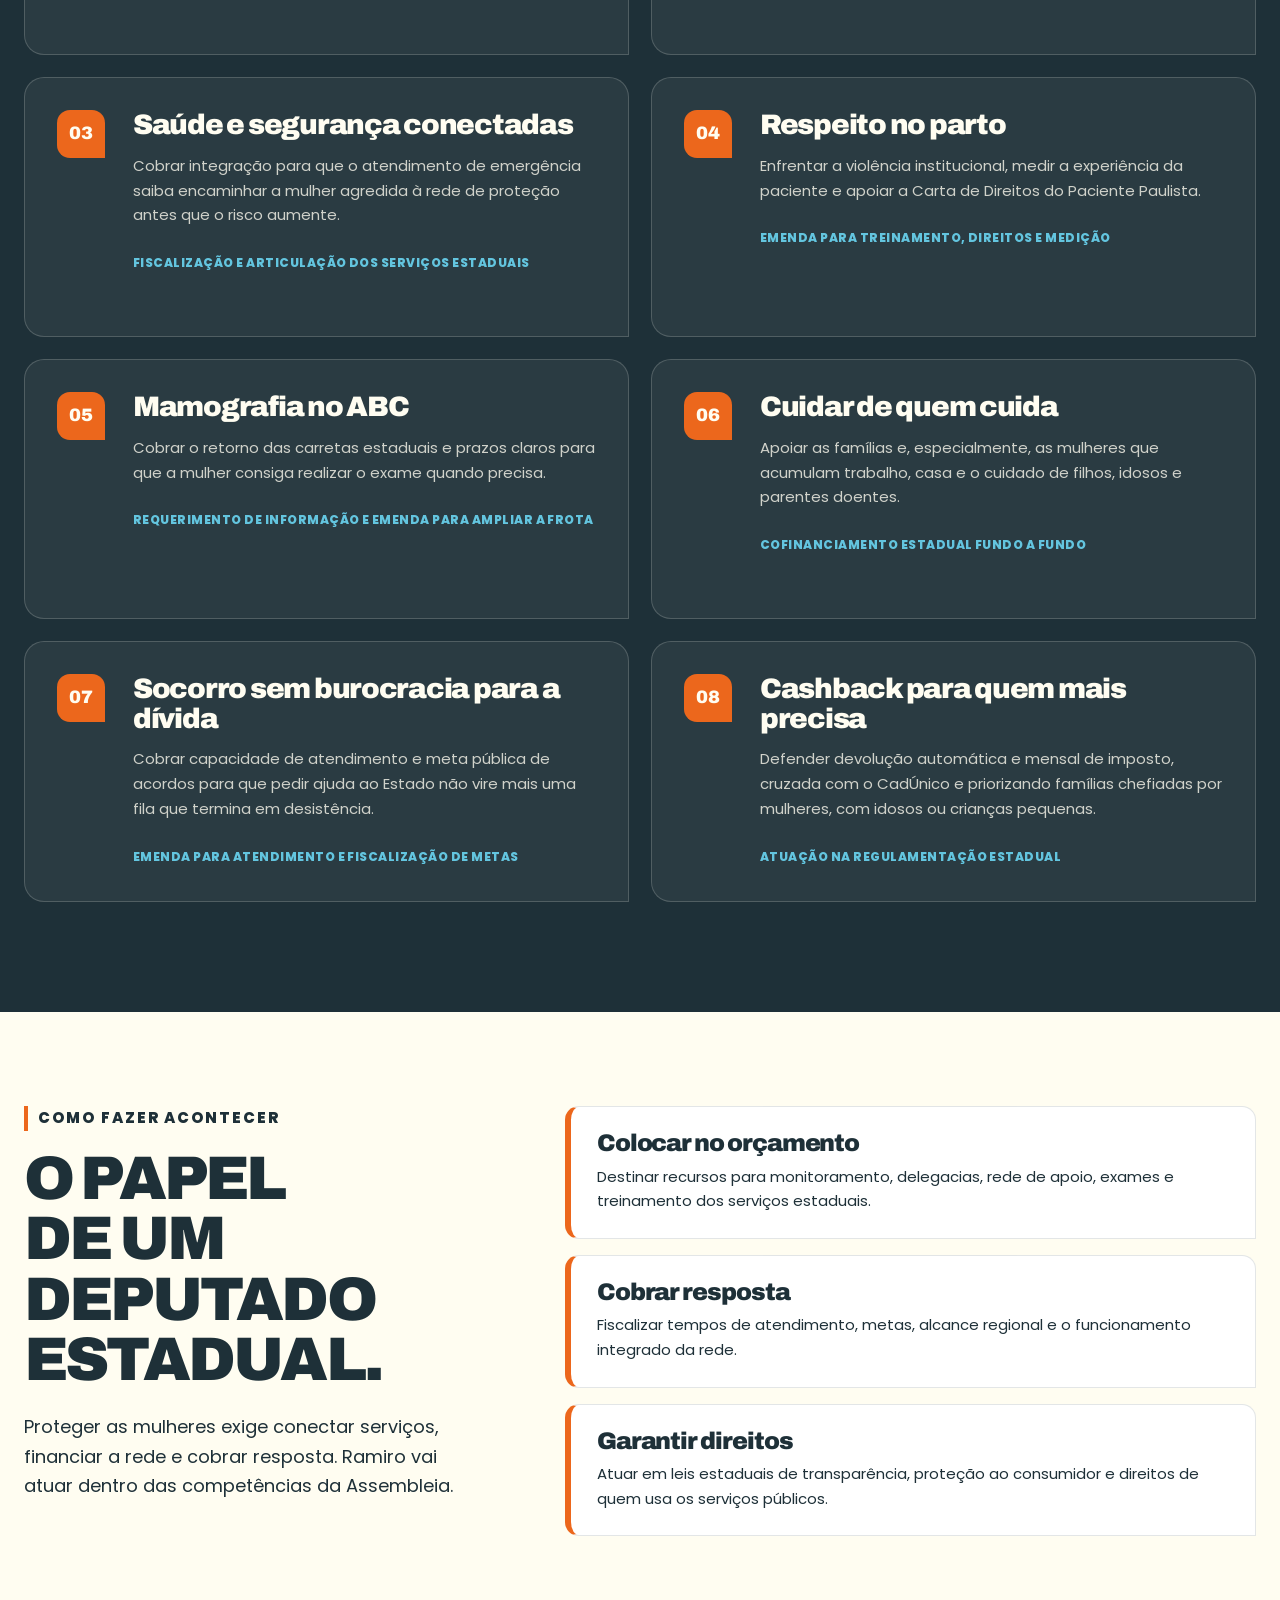
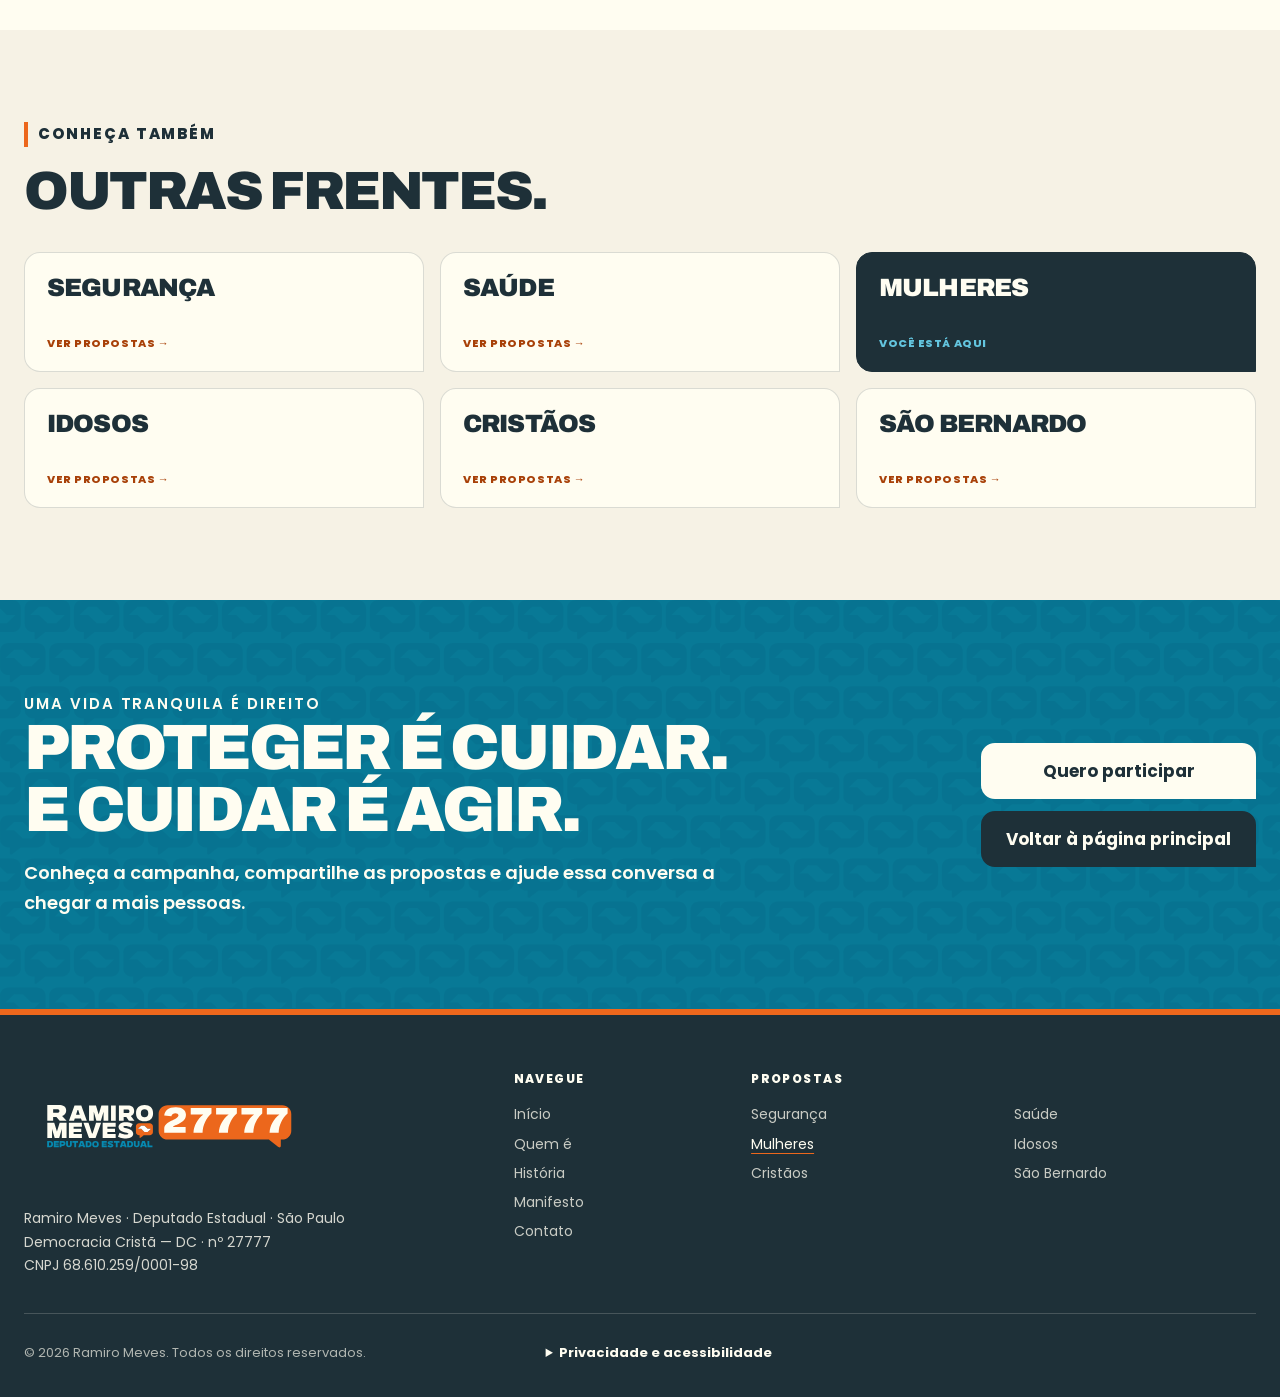
<file: propostas/mulheres/index.html>
<!DOCTYPE html>
<html lang="pt-BR" prefix="og: https://ogp.me/ns#">
<head>
  <meta charset="UTF-8">
  <meta name="viewport" content="width=device-width, initial-scale=1, viewport-fit=cover">
  <meta name="theme-color" content="#1E3038">

  <!-- Google Tag Manager -->
  <script>(function(w,d,s,l,i){w[l]=w[l]||[];w[l].push({'gtm.start':
  new Date().getTime(),event:'gtm.js'});var f=d.getElementsByTagName(s)[0],
  j=d.createElement(s),dl=l!='dataLayer'?'&l='+l:'';j.async=true;j.src=
  'https://www.googletagmanager.com/gtm.js?id='+i+dl;f.parentNode.insertBefore(j,f);
  })(window,document,'script','dataLayer','GTM-N5C7SF65');</script>
  <!-- End Google Tag Manager -->

  <title>Mulheres | Propostas de Ramiro Meves 27777</title>
  <meta name="description" content="Conheça as propostas de Ramiro Meves para proteger mulheres, humanizar o cuidado e apoiar quem sustenta tantas rotinas dentro e fora de casa.">
  <meta name="author" content="Ramiro Meves">
  <meta name="robots" content="index, follow">
  <link rel="canonical" href="https://www.ramiromeves.com.br/propostas/mulheres/">

  <meta property="og:type" content="website">
  <meta property="og:locale" content="pt_BR">
  <meta property="og:site_name" content="Ramiro Meves 27777">
  <meta property="og:title" content="Mulheres | Propostas de Ramiro Meves 27777">
  <meta property="og:description" content="Proteção de verdade, respeito no atendimento e apoio para quem cuida.">
  <meta property="og:url" content="https://www.ramiromeves.com.br/propostas/mulheres/">

  <meta name="twitter:card" content="summary">
  <meta name="twitter:title" content="Mulheres | Propostas de Ramiro Meves 27777">
  <meta name="twitter:description" content="Proteção de verdade, respeito no atendimento e apoio para quem cuida.">

  <link rel="icon" href="../../favicon.ico" sizes="any">
  <link rel="stylesheet" href="../../style.css">
</head>
<body>
  <!-- Google Tag Manager (noscript) -->
  <noscript><iframe src="https://www.googletagmanager.com/ns.html?id=GTM-N5C7SF65" height="0" width="0" style="display:none;visibility:hidden"></iframe></noscript>
  <!-- End Google Tag Manager (noscript) -->

  <a class="skip-link" href="#conteudo">Ir para o conteúdo</a>

  <header class="site-header" data-header>
    <div class="site-header__inner">
      <a href="../../" class="site-brand" aria-label="Ramiro Meves 27777 — início"><img src="../../assets/icons/logo-horizontal-01.svg" alt="Ramiro Meves, Deputado Estadual, 27777" width="1350" height="540"></a>
      <nav class="site-nav" id="menu" aria-label="Navegação principal"><a href="../../#sobre">Quem é</a><a href="../../#trajetoria">História</a><details class="site-nav__dropdown site-nav__dropdown--current"><summary>Propostas</summary><div class="site-nav__submenu"><a href="../../#propostas">Visão geral</a><a href="../seguranca/">Segurança</a><a href="../saude/">Saúde</a><a href="../mulheres/" aria-current="page">Mulheres</a><a href="../idosos/">Idosos</a><a href="../cristaos/">Cristãos</a><a href="../sao-bernardo/">São Bernardo</a></div></details><a href="../../#manifesto">Manifesto</a><a class="site-nav__cta" href="../../#cadastro">Cadastre-se</a></nav>
      <button class="menu-toggle" type="button" aria-label="Abrir menu" aria-expanded="false" aria-controls="menu" data-menu-toggle><img src="../../assets/icons/menu.svg" alt="" width="24" height="24"></button>
    </div>
  </header>

  <main id="conteudo">
    <section class="topic-hero topic-hero--women" aria-labelledby="page-title">
      <div class="topic-hero__inner">
        <div data-reveal>
          <nav class="breadcrumbs" aria-label="Navegação estrutural"><a href="../../">Início</a><span aria-hidden="true">›</span><a href="../../#propostas">Propostas</a><span aria-hidden="true">›</span><span aria-current="page">Mulheres</span></nav>
          <p class="eyebrow eyebrow--light">Mulheres</p>
          <h1 id="page-title">Proteção de verdade. Respeito em cada atendimento.</h1>
          <p class="topic-hero__lede">A mulher precisa estar segura em casa, na rua e quando procura o Estado. E quem cuida de filhos, idosos e familiares doentes também precisa ser cuidado.</p>
          <div class="topic-hero__actions"><a class="button button--cream" href="#propostas-do-tema">Conheça as propostas</a><a class="button button--outline-light" href="https://wa.me/5511926202727?text=Ol%C3%A1%2C%20quero%20conhecer%20mais%20as%20propostas%20do%20Ramiro%20para%20as%20mulheres." target="_blank" rel="noopener">Fale com o Ramiro</a></div>
        </div>

        <aside class="topic-hero__featured" aria-label="Proposta em destaque" data-reveal><span class="topic-hero__index">03</span><p class="topic-hero__featured-label">Proposta em destaque</p><h2>Tornozeleira e viatura na hora</h2><p>Monitoramento para agressores de alto risco com protocolo de resposta policial imediata quando a distância de proteção for violada.</p></aside>
      </div>
    </section>

    <section class="topic-photo" aria-label="Imagem sobre união e apoio entre mulheres">
      <figure class="topic-photo__frame" data-reveal>
        <img src="../../assets/images/lps/mulheres-uniao.jpg" alt="Mulheres de mãos dadas em gesto de união e apoio." width="1600" height="1067" loading="eager" fetchpriority="high" decoding="async">
        <figcaption><a href="https://www.pexels.com/photo/diverse-women-holding-hands-together-and-showing-unity-5318962/" target="_blank" rel="noopener">Foto: Roberto Hund / Pexels</a></figcaption>
      </figure>
    </section>

    <section class="topic-intro" aria-labelledby="diagnostico-title">
      <div class="section-shell">
        <div class="topic-intro__heading" data-reveal><div><p class="eyebrow eyebrow--orange">O problema</p><h2 id="diagnostico-title">O perigo e a sobrecarga não podem ser rotina.</h2></div><p>Para muitas mulheres, a violência começa dentro de casa. Em outros momentos, o Estado falha no parto, no acesso a exames ou quando transforma um pedido de ajuda em mais burocracia.</p></div>
        <div class="topic-facts">
          <article class="topic-fact" data-reveal><strong class="topic-fact__value">270</strong><p>mulheres foram vítimas de feminicídio em São Paulo em 2025, recorde da série.</p><small>Fonte: SSP-SP.</small></article>
          <article class="topic-fact" data-reveal><strong class="topic-fact__value">1 em 4</strong><p>mulheres relata abuso ou negligência durante o parto no Brasil.</p><small>Fonte: Fiocruz, pesquisa Nascer no Brasil.</small></article>
          <article class="topic-fact" data-reveal><strong class="topic-fact__value">59,4%</strong><p>de quem procura o Procon-SP para renegociar dívidas são mulheres de 31 a 50 anos.</p><small>Fonte: Procon-SP, dados de 2025. Oito em cada dez pessoas não concluem o processo.</small></article>
        </div>
      </div>
    </section>

    <section class="topic-proposals" id="propostas-do-tema" aria-labelledby="propostas-title">
      <div class="section-shell">
        <div class="section-heading section-heading--light" data-reveal><p class="eyebrow eyebrow--blue">O que Ramiro defende</p><h2 id="propostas-title">Segurança, saúde e autonomia.</h2><p>As propostas reúnem medidas das áreas de segurança, saúde e custo de vida para responder à experiência completa das mulheres.</p></div>
        <ol class="topic-actions">
          <li class="topic-action" data-reveal><span class="topic-action__number">01</span><div><h3>Tornozeleira e resposta imediata</h3><p>Ampliar o monitoramento de agressores de alto risco e exigir que a violação do perímetro gere resposta policial rápida, com prazo medido e publicado.</p><span class="topic-action__instrument">Emenda, articulação com SSP e TJ-SP e protocolo</span></div></li>
          <li class="topic-action" data-reveal><span class="topic-action__number">02</span><div><h3>Delegacia da Mulher 24 horas</h3><p>Expandir o atendimento permanente em todo o ABC e na Grande São Paulo, conectado a acolhimento e proteção para a vítima.</p><span class="topic-action__instrument">Emenda e requerimento de informação</span></div></li>
          <li class="topic-action" data-reveal><span class="topic-action__number">03</span><div><h3>Saúde e segurança conectadas</h3><p>Cobrar integração para que o atendimento de emergência saiba encaminhar a mulher agredida à rede de proteção antes que o risco aumente.</p><span class="topic-action__instrument">Fiscalização e articulação dos serviços estaduais</span></div></li>
          <li class="topic-action" data-reveal><span class="topic-action__number">04</span><div><h3>Respeito no parto</h3><p>Enfrentar a violência institucional, medir a experiência da paciente e apoiar a Carta de Direitos do Paciente Paulista.</p><span class="topic-action__instrument">Emenda para treinamento, direitos e medição</span></div></li>
          <li class="topic-action" data-reveal><span class="topic-action__number">05</span><div><h3>Mamografia no ABC</h3><p>Cobrar o retorno das carretas estaduais e prazos claros para que a mulher consiga realizar o exame quando precisa.</p><span class="topic-action__instrument">Requerimento de informação e emenda para ampliar a frota</span></div></li>
          <li class="topic-action" data-reveal><span class="topic-action__number">06</span><div><h3>Cuidar de quem cuida</h3><p>Apoiar as famílias e, especialmente, as mulheres que acumulam trabalho, casa e o cuidado de filhos, idosos e parentes doentes.</p><span class="topic-action__instrument">Cofinanciamento estadual fundo a fundo</span></div></li>
          <li class="topic-action" data-reveal><span class="topic-action__number">07</span><div><h3>Socorro sem burocracia para a dívida</h3><p>Cobrar capacidade de atendimento e meta pública de acordos para que pedir ajuda ao Estado não vire mais uma fila que termina em desistência.</p><span class="topic-action__instrument">Emenda para atendimento e fiscalização de metas</span></div></li>
          <li class="topic-action" data-reveal><span class="topic-action__number">08</span><div><h3>Cashback para quem mais precisa</h3><p>Defender devolução automática e mensal de imposto, cruzada com o CadÚnico e priorizando famílias chefiadas por mulheres, com idosos ou crianças pequenas.</p><span class="topic-action__instrument">Atuação na regulamentação estadual</span></div></li>
        </ol>
      </div>
    </section>

    <section class="topic-method" aria-labelledby="metodo-title">
      <div class="section-shell topic-method__grid">
        <div data-reveal><p class="eyebrow eyebrow--orange">Como fazer acontecer</p><h2 id="metodo-title">O papel de um deputado estadual.</h2><p>Proteger as mulheres exige conectar serviços, financiar a rede e cobrar resposta. Ramiro vai atuar dentro das competências da Assembleia.</p></div>
        <div class="topic-method__steps"><article data-reveal><h3>Colocar no orçamento</h3><p>Destinar recursos para monitoramento, delegacias, rede de apoio, exames e treinamento dos serviços estaduais.</p></article><article data-reveal><h3>Cobrar resposta</h3><p>Fiscalizar tempos de atendimento, metas, alcance regional e o funcionamento integrado da rede.</p></article><article data-reveal><h3>Garantir direitos</h3><p>Atuar em leis estaduais de transparência, proteção ao consumidor e direitos de quem usa os serviços públicos.</p></article></div>
      </div>
    </section>

    <section class="topic-nav" aria-labelledby="outros-temas-title"><div class="section-shell"><div class="topic-nav__heading" data-reveal><div><p class="eyebrow eyebrow--orange">Conheça também</p><h2 id="outros-temas-title">Outras frentes.</h2></div></div><nav class="topic-nav__grid" aria-label="Outras páginas de propostas"><a href="../seguranca/">Segurança</a><a href="../saude/">Saúde</a><span class="topic-nav__current" aria-current="page">Mulheres</span><a href="../idosos/">Idosos</a><a href="../cristaos/">Cristãos</a><a href="../sao-bernardo/">São Bernardo</a></nav></div></section>

    <section class="topic-cta" aria-labelledby="cta-title"><div class="section-shell topic-cta__inner"><div data-reveal><p class="eyebrow eyebrow--light">Uma vida tranquila é direito</p><h2 id="cta-title">Proteger é cuidar. E cuidar é agir.</h2><p>Conheça a campanha, compartilhe as propostas e ajude essa conversa a chegar a mais pessoas.</p></div><div class="topic-cta__actions" data-reveal><a class="button button--cream" href="../../#cadastro">Quero participar</a><a class="button button--outline-light" href="../../#propostas">Voltar à página principal</a></div></div></section>
  </main>

  <a class="whatsapp-float" href="https://wa.me/5511926202727?text=Ol%C3%A1%2C%20quero%20conhecer%20mais%20as%20propostas%20do%20Ramiro%20Meves." target="_blank" rel="noopener" aria-label="Falar com Ramiro Meves pelo WhatsApp"><img src="../../assets/icons/whatsapp-creme.svg" alt="" width="26" height="26"><span>Fale com o Ramiro</span></a>

  <footer class="site-footer"><div class="section-shell site-footer__top"><div class="site-footer__brand"><a href="../../" aria-label="Voltar à página inicial"><img src="../../assets/icons/logo-horizontal-01.svg" alt="Ramiro Meves 27777" width="1350" height="540" loading="lazy"></a><p>Ramiro Meves · Deputado Estadual · São Paulo</p><p>Democracia Cristã — DC · nº 27777</p><p>CNPJ 68.610.259/0001-98</p></div><nav class="site-footer__links" aria-label="Navegação do rodapé"><div><p class="site-footer__label">Navegue</p><div class="site-footer__link-list"><a href="../../">Início</a><a href="../../#sobre">Quem é</a><a href="../../#trajetoria">História</a><a href="../../#manifesto">Manifesto</a><a href="../../#contato">Contato</a></div></div><div><p class="site-footer__label">Propostas</p><div class="site-footer__proposal-list"><a href="../seguranca/">Segurança</a><a href="../saude/">Saúde</a><a href="../mulheres/" aria-current="page">Mulheres</a><a href="../idosos/">Idosos</a><a href="../cristaos/">Cristãos</a><a href="../sao-bernardo/">São Bernardo</a></div></div></nav></div><div class="section-shell site-footer__bottom"><p>© <span data-year>2026</span> Ramiro Meves. Todos os direitos reservados.</p><details id="privacidade"><summary>Privacidade e acessibilidade</summary><p>Links de WhatsApp e redes sociais levam a serviços externos. Para falar com a campanha, corrigir seus dados ou pedir descadastro, escreva para <a href="mailto:contato@ramiromeves.com.br">contato@ramiromeves.com.br</a>.</p><p>O site foi desenvolvido para navegação por teclado, leitores de tela e ampliação de texto.</p></details></div></footer>

  <script src="../../script.js" defer></script>
</body>
</html>
</file>
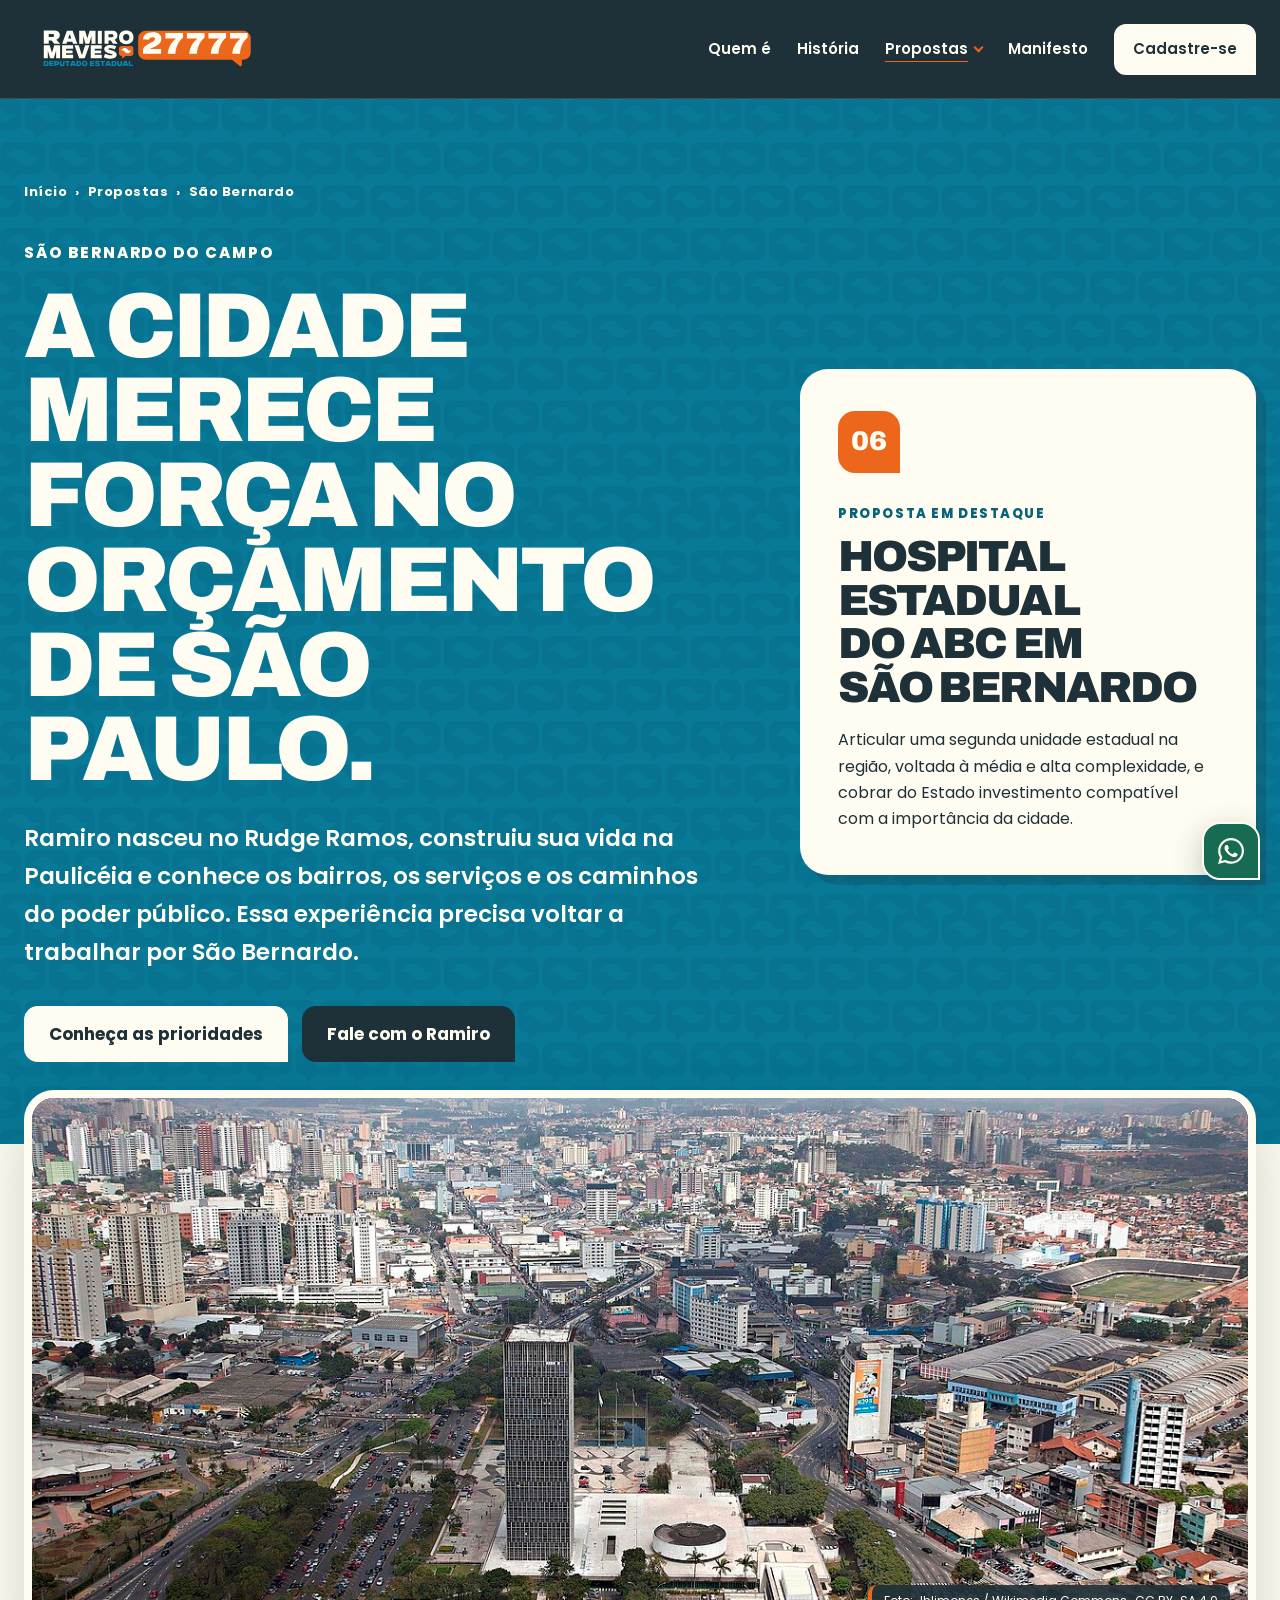
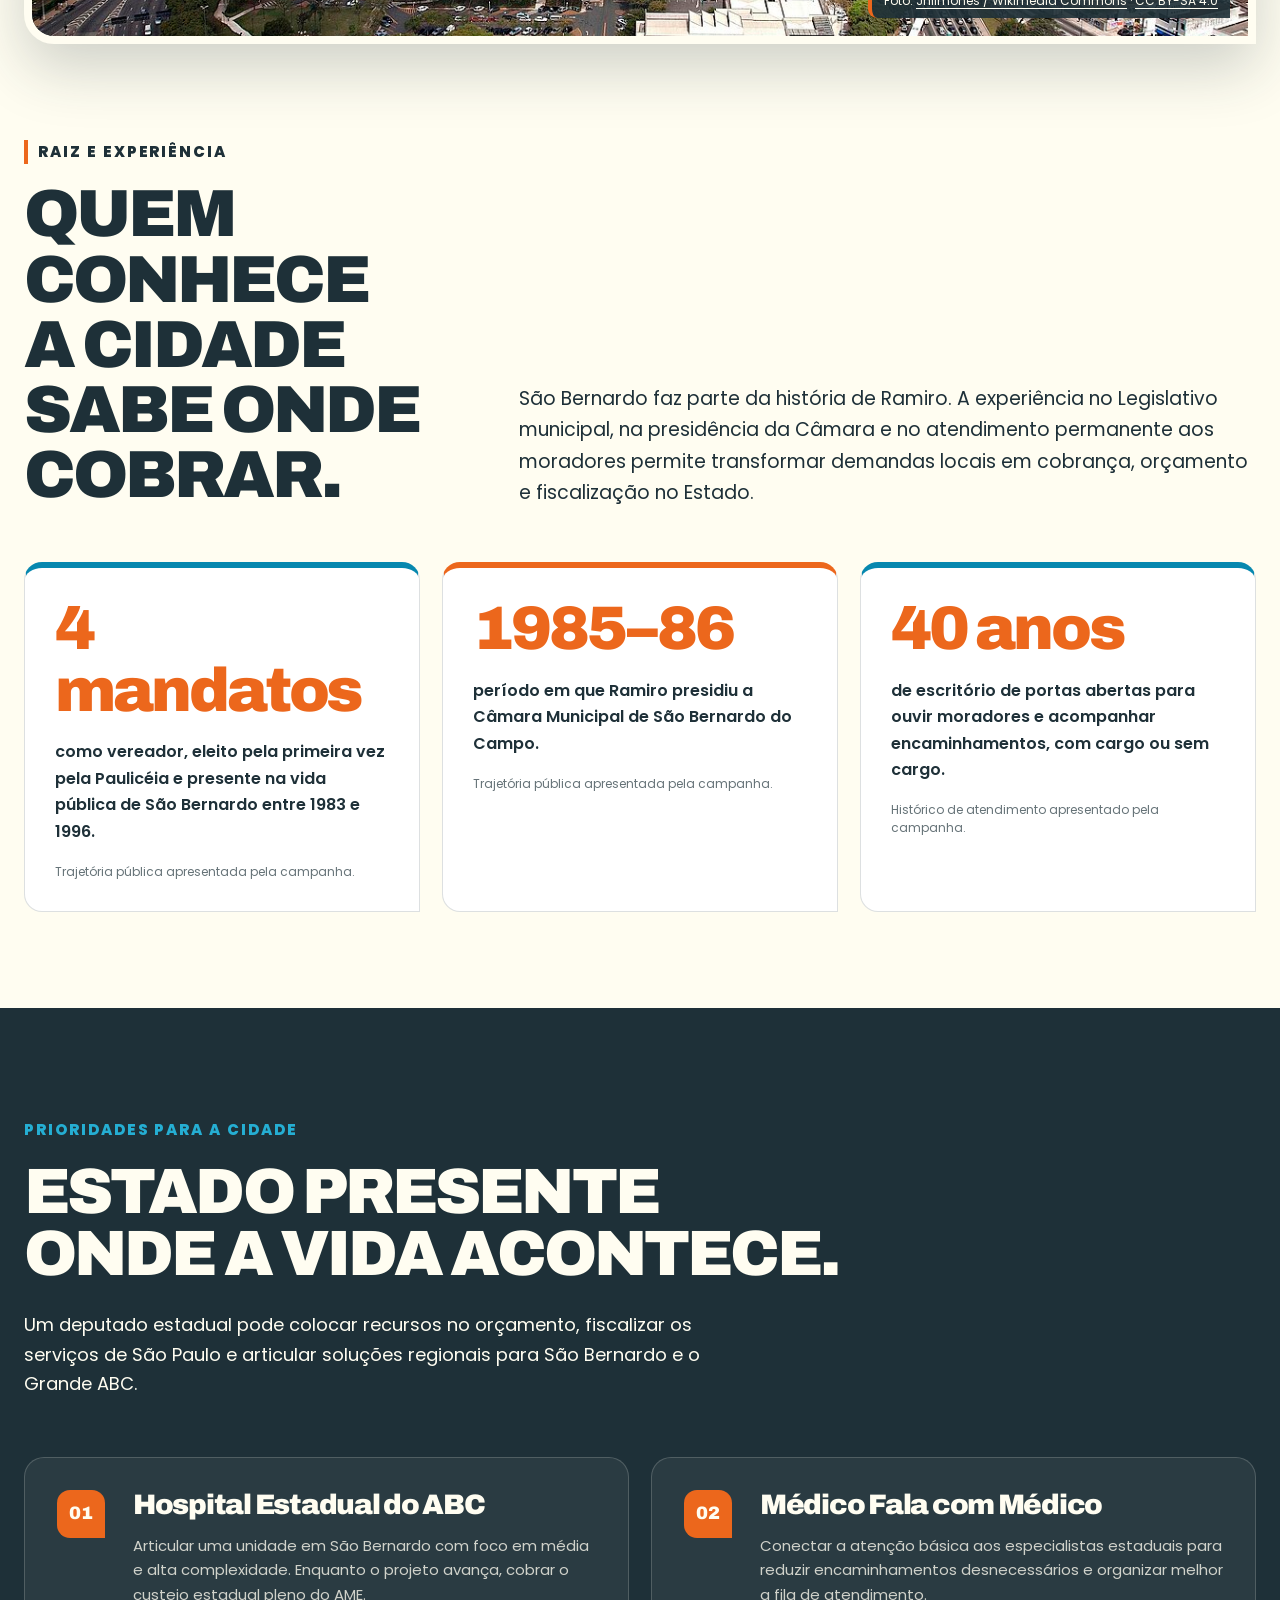
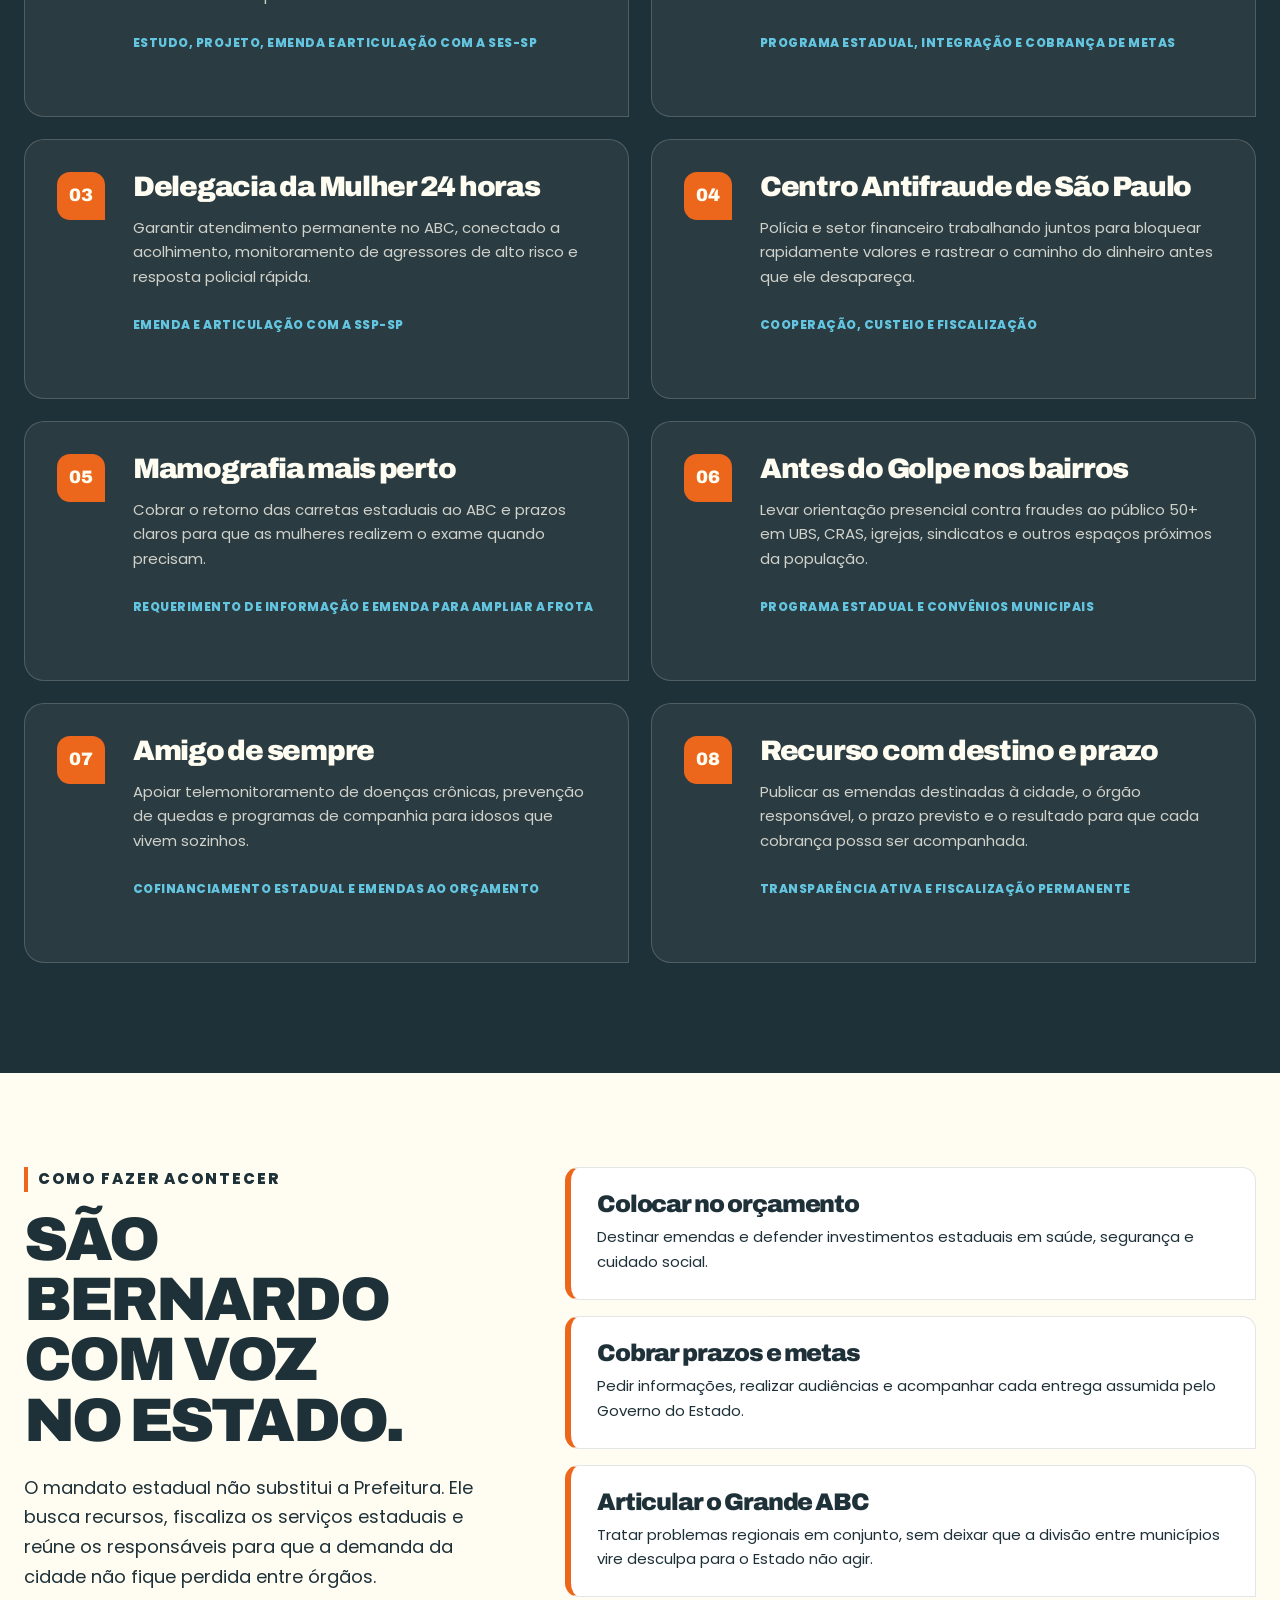
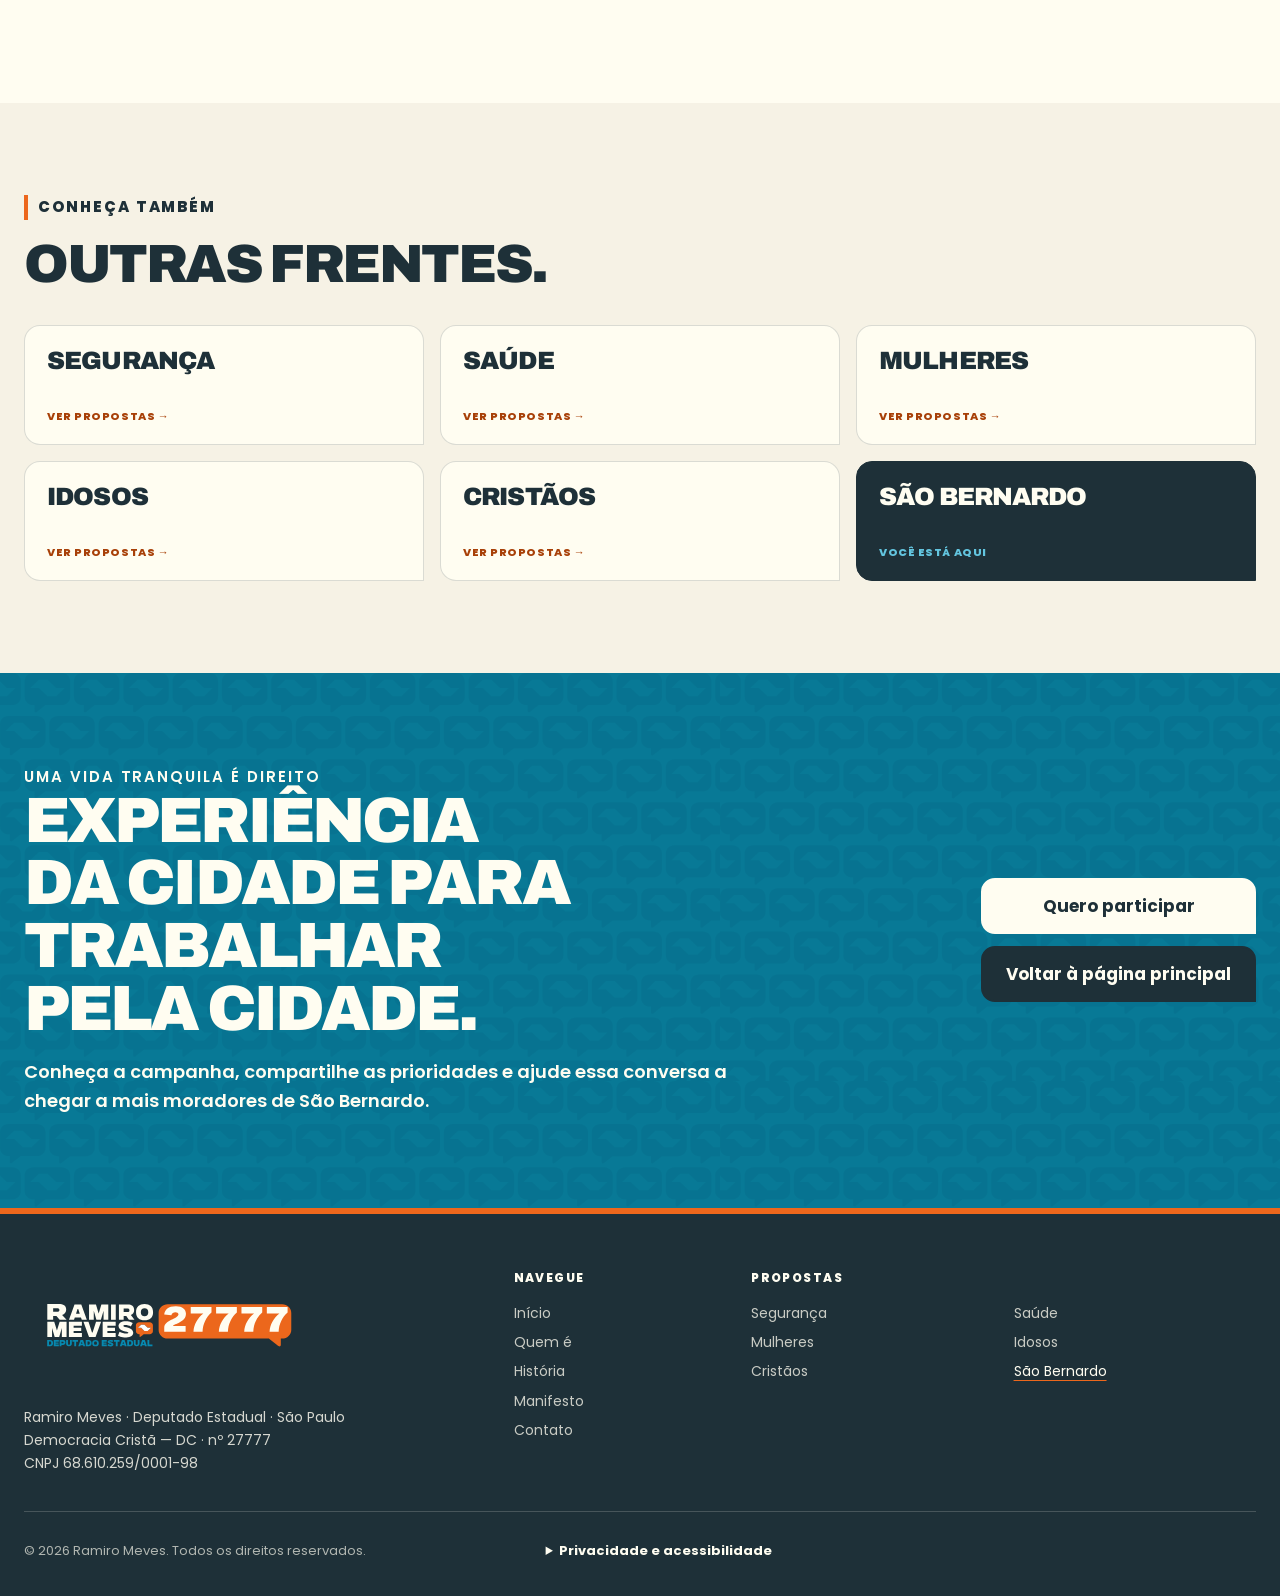
<file: propostas/sao-bernardo/index.html>
<!DOCTYPE html>
<html lang="pt-BR" prefix="og: https://ogp.me/ns#">
<head>
  <meta charset="UTF-8">
  <meta name="viewport" content="width=device-width, initial-scale=1, viewport-fit=cover">
  <meta name="theme-color" content="#0788AF">

  <!-- Google Tag Manager -->
  <script>(function(w,d,s,l,i){w[l]=w[l]||[];w[l].push({'gtm.start':
  new Date().getTime(),event:'gtm.js'});var f=d.getElementsByTagName(s)[0],
  j=d.createElement(s),dl=l!='dataLayer'?'&l='+l:'';j.async=true;j.src=
  'https://www.googletagmanager.com/gtm.js?id='+i+dl;f.parentNode.insertBefore(j,f);
  })(window,document,'script','dataLayer','GTM-N5C7SF65');</script>
  <!-- End Google Tag Manager -->

  <title>São Bernardo | Propostas de Ramiro Meves 27777</title>
  <meta name="description" content="Conheça as propostas de Ramiro Meves para fazer o investimento estadual chegar à saúde, à segurança e ao cuidado com as pessoas em São Bernardo.">
  <meta name="author" content="Ramiro Meves">
  <meta name="robots" content="index, follow">
  <link rel="canonical" href="https://www.ramiromeves.com.br/propostas/sao-bernardo/">

  <meta property="og:type" content="website">
  <meta property="og:locale" content="pt_BR">
  <meta property="og:site_name" content="Ramiro Meves 27777">
  <meta property="og:title" content="São Bernardo | Propostas de Ramiro Meves 27777">
  <meta property="og:description" content="Experiência na cidade para buscar recursos, fiscalizar serviços e cobrar resultados do Governo do Estado.">
  <meta property="og:url" content="https://www.ramiromeves.com.br/propostas/sao-bernardo/">

  <meta name="twitter:card" content="summary">
  <meta name="twitter:title" content="São Bernardo | Propostas de Ramiro Meves 27777">
  <meta name="twitter:description" content="Experiência na cidade para buscar recursos, fiscalizar serviços e cobrar resultados do Governo do Estado.">

  <link rel="icon" href="../../favicon.ico" sizes="any">
  <link rel="stylesheet" href="../../style.css">
</head>
<body>
  <!-- Google Tag Manager (noscript) -->
  <noscript><iframe src="https://www.googletagmanager.com/ns.html?id=GTM-N5C7SF65" height="0" width="0" style="display:none;visibility:hidden"></iframe></noscript>
  <!-- End Google Tag Manager (noscript) -->

  <a class="skip-link" href="#conteudo">Ir para o conteúdo</a>

  <header class="site-header" data-header>
    <div class="site-header__inner">
      <a href="../../" class="site-brand" aria-label="Ramiro Meves 27777 — início"><img src="../../assets/icons/logo-horizontal-01.svg" alt="Ramiro Meves, Deputado Estadual, 27777" width="1350" height="540"></a>
      <nav class="site-nav" id="menu" aria-label="Navegação principal"><a href="../../#sobre">Quem é</a><a href="../../#trajetoria">História</a><details class="site-nav__dropdown site-nav__dropdown--current"><summary>Propostas</summary><div class="site-nav__submenu"><a href="../../#propostas">Visão geral</a><a href="../seguranca/">Segurança</a><a href="../saude/">Saúde</a><a href="../mulheres/">Mulheres</a><a href="../idosos/">Idosos</a><a href="../cristaos/">Cristãos</a><a href="../sao-bernardo/" aria-current="page">São Bernardo</a></div></details><a href="../../#manifesto">Manifesto</a><a class="site-nav__cta" href="../../#cadastro">Cadastre-se</a></nav>
      <button class="menu-toggle" type="button" aria-label="Abrir menu" aria-expanded="false" aria-controls="menu" data-menu-toggle><img src="../../assets/icons/menu.svg" alt="" width="24" height="24"></button>
    </div>
  </header>

  <main id="conteudo">
    <section class="topic-hero topic-hero--saobernardo" aria-labelledby="page-title">
      <div class="topic-hero__inner">
        <div data-reveal>
          <nav class="breadcrumbs" aria-label="Navegação estrutural"><a href="../../">Início</a><span aria-hidden="true">›</span><a href="../../#propostas">Propostas</a><span aria-hidden="true">›</span><span aria-current="page">São Bernardo</span></nav>
          <p class="eyebrow eyebrow--light">São Bernardo do Campo</p>
          <h1 id="page-title">A cidade merece força no orçamento de São Paulo.</h1>
          <p class="topic-hero__lede">Ramiro nasceu no Rudge Ramos, construiu sua vida na Paulicéia e conhece os bairros, os serviços e os caminhos do poder público. Essa experiência precisa voltar a trabalhar por São Bernardo.</p>
          <div class="topic-hero__actions"><a class="button button--cream" href="#propostas-do-tema">Conheça as prioridades</a><a class="button button--outline-light" href="https://wa.me/5511926202727?text=Ol%C3%A1%2C%20quero%20conhecer%20mais%20as%20propostas%20do%20Ramiro%20para%20S%C3%A3o%20Bernardo." target="_blank" rel="noopener">Fale com o Ramiro</a></div>
        </div>

        <aside class="topic-hero__featured" aria-label="Proposta em destaque" data-reveal><span class="topic-hero__index">06</span><p class="topic-hero__featured-label">Proposta em destaque</p><h2>Hospital Estadual do ABC em São Bernardo</h2><p>Articular uma segunda unidade estadual na região, voltada à média e alta complexidade, e cobrar do Estado investimento compatível com a importância da cidade.</p></aside>
      </div>
    </section>

    <section class="topic-photo" aria-label="Imagem de São Bernardo do Campo">
      <figure class="topic-photo__frame" data-reveal>
        <img src="../../assets/images/lps/sao-bernardo-panorama-1280.jpg" alt="Vista panorâmica da área urbana de São Bernardo do Campo." width="1280" height="853" loading="eager" fetchpriority="high" decoding="async">
        <figcaption>Foto: <a href="https://commons.wikimedia.org/wiki/File:Vis%C3%A3o_Panor%C3%A2mica_de_S%C3%A3o_Bernardo_do_Campo.jpg" target="_blank" rel="noopener">Jhlimones / Wikimedia Commons</a> · <a href="https://creativecommons.org/licenses/by-sa/4.0/deed.pt-br" target="_blank" rel="license noopener">CC BY-SA 4.0</a></figcaption>
      </figure>
    </section>

    <section class="topic-intro" aria-labelledby="trajetoria-local-title">
      <div class="section-shell">
        <div class="topic-intro__heading" data-reveal><div><p class="eyebrow eyebrow--orange">Raiz e experiência</p><h2 id="trajetoria-local-title">Quem conhece a cidade sabe onde cobrar.</h2></div><p>São Bernardo faz parte da história de Ramiro. A experiência no Legislativo municipal, na presidência da Câmara e no atendimento permanente aos moradores permite transformar demandas locais em cobrança, orçamento e fiscalização no Estado.</p></div>
        <div class="topic-facts">
          <article class="topic-fact" data-reveal><strong class="topic-fact__value">4 mandatos</strong><p>como vereador, eleito pela primeira vez pela Paulicéia e presente na vida pública de São Bernardo entre 1983 e 1996.</p><small>Trajetória pública apresentada pela campanha.</small></article>
          <article class="topic-fact" data-reveal><strong class="topic-fact__value">1985–86</strong><p>período em que Ramiro presidiu a Câmara Municipal de São Bernardo do Campo.</p><small>Trajetória pública apresentada pela campanha.</small></article>
          <article class="topic-fact" data-reveal><strong class="topic-fact__value">40 anos</strong><p>de escritório de portas abertas para ouvir moradores e acompanhar encaminhamentos, com cargo ou sem cargo.</p><small>Histórico de atendimento apresentado pela campanha.</small></article>
        </div>
      </div>
    </section>

    <section class="topic-proposals" id="propostas-do-tema" aria-labelledby="propostas-title">
      <div class="section-shell">
        <div class="section-heading section-heading--light" data-reveal><p class="eyebrow eyebrow--blue">Prioridades para a cidade</p><h2 id="propostas-title">Estado presente onde a vida acontece.</h2><p>Um deputado estadual pode colocar recursos no orçamento, fiscalizar os serviços de São Paulo e articular soluções regionais para São Bernardo e o Grande ABC.</p></div>
        <ol class="topic-actions">
          <li class="topic-action" data-reveal><span class="topic-action__number">01</span><div><h3>Hospital Estadual do ABC</h3><p>Articular uma unidade em São Bernardo com foco em média e alta complexidade. Enquanto o projeto avança, cobrar o custeio estadual pleno do AME.</p><span class="topic-action__instrument">Estudo, projeto, emenda e articulação com a SES-SP</span></div></li>
          <li class="topic-action" data-reveal><span class="topic-action__number">02</span><div><h3>Médico Fala com Médico</h3><p>Conectar a atenção básica aos especialistas estaduais para reduzir encaminhamentos desnecessários e organizar melhor a fila de atendimento.</p><span class="topic-action__instrument">Programa estadual, integração e cobrança de metas</span></div></li>
          <li class="topic-action" data-reveal><span class="topic-action__number">03</span><div><h3>Delegacia da Mulher 24 horas</h3><p>Garantir atendimento permanente no ABC, conectado a acolhimento, monitoramento de agressores de alto risco e resposta policial rápida.</p><span class="topic-action__instrument">Emenda e articulação com a SSP-SP</span></div></li>
          <li class="topic-action" data-reveal><span class="topic-action__number">04</span><div><h3>Centro Antifraude de São Paulo</h3><p>Polícia e setor financeiro trabalhando juntos para bloquear rapidamente valores e rastrear o caminho do dinheiro antes que ele desapareça.</p><span class="topic-action__instrument">Cooperação, custeio e fiscalização</span></div></li>
          <li class="topic-action" data-reveal><span class="topic-action__number">05</span><div><h3>Mamografia mais perto</h3><p>Cobrar o retorno das carretas estaduais ao ABC e prazos claros para que as mulheres realizem o exame quando precisam.</p><span class="topic-action__instrument">Requerimento de informação e emenda para ampliar a frota</span></div></li>
          <li class="topic-action" data-reveal><span class="topic-action__number">06</span><div><h3>Antes do Golpe nos bairros</h3><p>Levar orientação presencial contra fraudes ao público 50+ em UBS, CRAS, igrejas, sindicatos e outros espaços próximos da população.</p><span class="topic-action__instrument">Programa estadual e convênios municipais</span></div></li>
          <li class="topic-action" data-reveal><span class="topic-action__number">07</span><div><h3>Amigo de sempre</h3><p>Apoiar telemonitoramento de doenças crônicas, prevenção de quedas e programas de companhia para idosos que vivem sozinhos.</p><span class="topic-action__instrument">Cofinanciamento estadual e emendas ao orçamento</span></div></li>
          <li class="topic-action" data-reveal><span class="topic-action__number">08</span><div><h3>Recurso com destino e prazo</h3><p>Publicar as emendas destinadas à cidade, o órgão responsável, o prazo previsto e o resultado para que cada cobrança possa ser acompanhada.</p><span class="topic-action__instrument">Transparência ativa e fiscalização permanente</span></div></li>
        </ol>
      </div>
    </section>

    <section class="topic-method" aria-labelledby="metodo-title">
      <div class="section-shell topic-method__grid">
        <div data-reveal><p class="eyebrow eyebrow--orange">Como fazer acontecer</p><h2 id="metodo-title">São Bernardo com voz no Estado.</h2><p>O mandato estadual não substitui a Prefeitura. Ele busca recursos, fiscaliza os serviços estaduais e reúne os responsáveis para que a demanda da cidade não fique perdida entre órgãos.</p></div>
        <div class="topic-method__steps"><article data-reveal><h3>Colocar no orçamento</h3><p>Destinar emendas e defender investimentos estaduais em saúde, segurança e cuidado social.</p></article><article data-reveal><h3>Cobrar prazos e metas</h3><p>Pedir informações, realizar audiências e acompanhar cada entrega assumida pelo Governo do Estado.</p></article><article data-reveal><h3>Articular o Grande ABC</h3><p>Tratar problemas regionais em conjunto, sem deixar que a divisão entre municípios vire desculpa para o Estado não agir.</p></article></div>
      </div>
    </section>

    <section class="topic-nav" aria-labelledby="outros-temas-title"><div class="section-shell"><div class="topic-nav__heading" data-reveal><div><p class="eyebrow eyebrow--orange">Conheça também</p><h2 id="outros-temas-title">Outras frentes.</h2></div></div><nav class="topic-nav__grid" aria-label="Outras páginas de propostas"><a href="../seguranca/">Segurança</a><a href="../saude/">Saúde</a><a href="../mulheres/">Mulheres</a><a href="../idosos/">Idosos</a><a href="../cristaos/">Cristãos</a><span class="topic-nav__current" aria-current="page">São Bernardo</span></nav></div></section>

    <section class="topic-cta" aria-labelledby="cta-title"><div class="section-shell topic-cta__inner"><div data-reveal><p class="eyebrow eyebrow--light">Uma vida tranquila é direito</p><h2 id="cta-title">Experiência da cidade para trabalhar pela cidade.</h2><p>Conheça a campanha, compartilhe as prioridades e ajude essa conversa a chegar a mais moradores de São Bernardo.</p></div><div class="topic-cta__actions" data-reveal><a class="button button--cream" href="../../#cadastro">Quero participar</a><a class="button button--outline-light" href="../../#propostas">Voltar à página principal</a></div></div></section>
  </main>

  <a class="whatsapp-float" href="https://wa.me/5511926202727?text=Ol%C3%A1%2C%20quero%20conhecer%20mais%20as%20propostas%20do%20Ramiro%20Meves." target="_blank" rel="noopener" aria-label="Falar com Ramiro Meves pelo WhatsApp"><img src="../../assets/icons/whatsapp-creme.svg" alt="" width="26" height="26"><span>Fale com o Ramiro</span></a>

  <footer class="site-footer"><div class="section-shell site-footer__top"><div class="site-footer__brand"><a href="../../" aria-label="Voltar à página inicial"><img src="../../assets/icons/logo-horizontal-01.svg" alt="Ramiro Meves 27777" width="1350" height="540" loading="lazy"></a><p>Ramiro Meves · Deputado Estadual · São Paulo</p><p>Democracia Cristã — DC · nº 27777</p><p>CNPJ 68.610.259/0001-98</p></div><nav class="site-footer__links" aria-label="Navegação do rodapé"><div><p class="site-footer__label">Navegue</p><div class="site-footer__link-list"><a href="../../">Início</a><a href="../../#sobre">Quem é</a><a href="../../#trajetoria">História</a><a href="../../#manifesto">Manifesto</a><a href="../../#contato">Contato</a></div></div><div><p class="site-footer__label">Propostas</p><div class="site-footer__proposal-list"><a href="../seguranca/">Segurança</a><a href="../saude/">Saúde</a><a href="../mulheres/">Mulheres</a><a href="../idosos/">Idosos</a><a href="../cristaos/">Cristãos</a><a href="../sao-bernardo/" aria-current="page">São Bernardo</a></div></div></nav></div><div class="section-shell site-footer__bottom"><p>© <span data-year>2026</span> Ramiro Meves. Todos os direitos reservados.</p><details id="privacidade"><summary>Privacidade e acessibilidade</summary><p>Links de WhatsApp e redes sociais levam a serviços externos. Para falar com a campanha, corrigir seus dados ou pedir descadastro, escreva para <a href="mailto:contato@ramiromeves.com.br">contato@ramiromeves.com.br</a>.</p><p>O site foi desenvolvido para navegação por teclado, leitores de tela e ampliação de texto.</p></details></div></footer>

  <script src="../../script.js" defer></script>
</body>
</html>
</file>
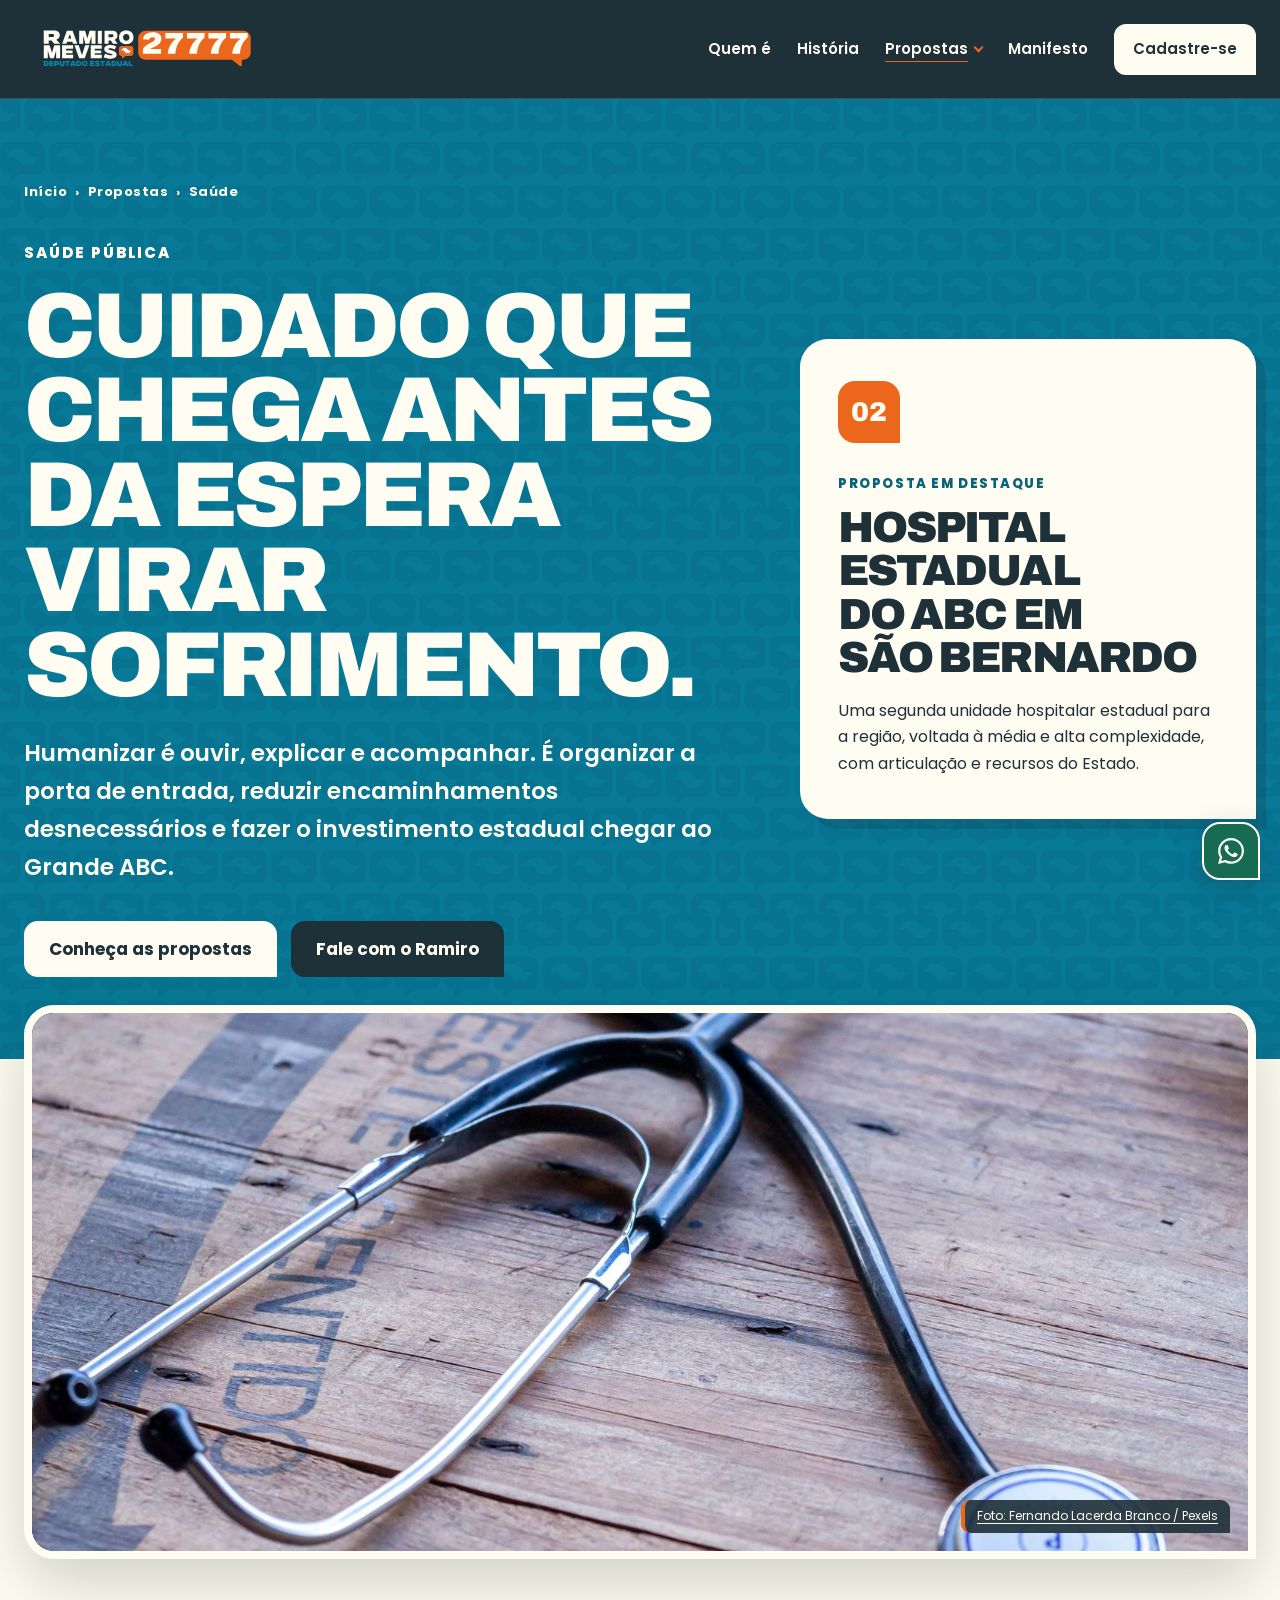
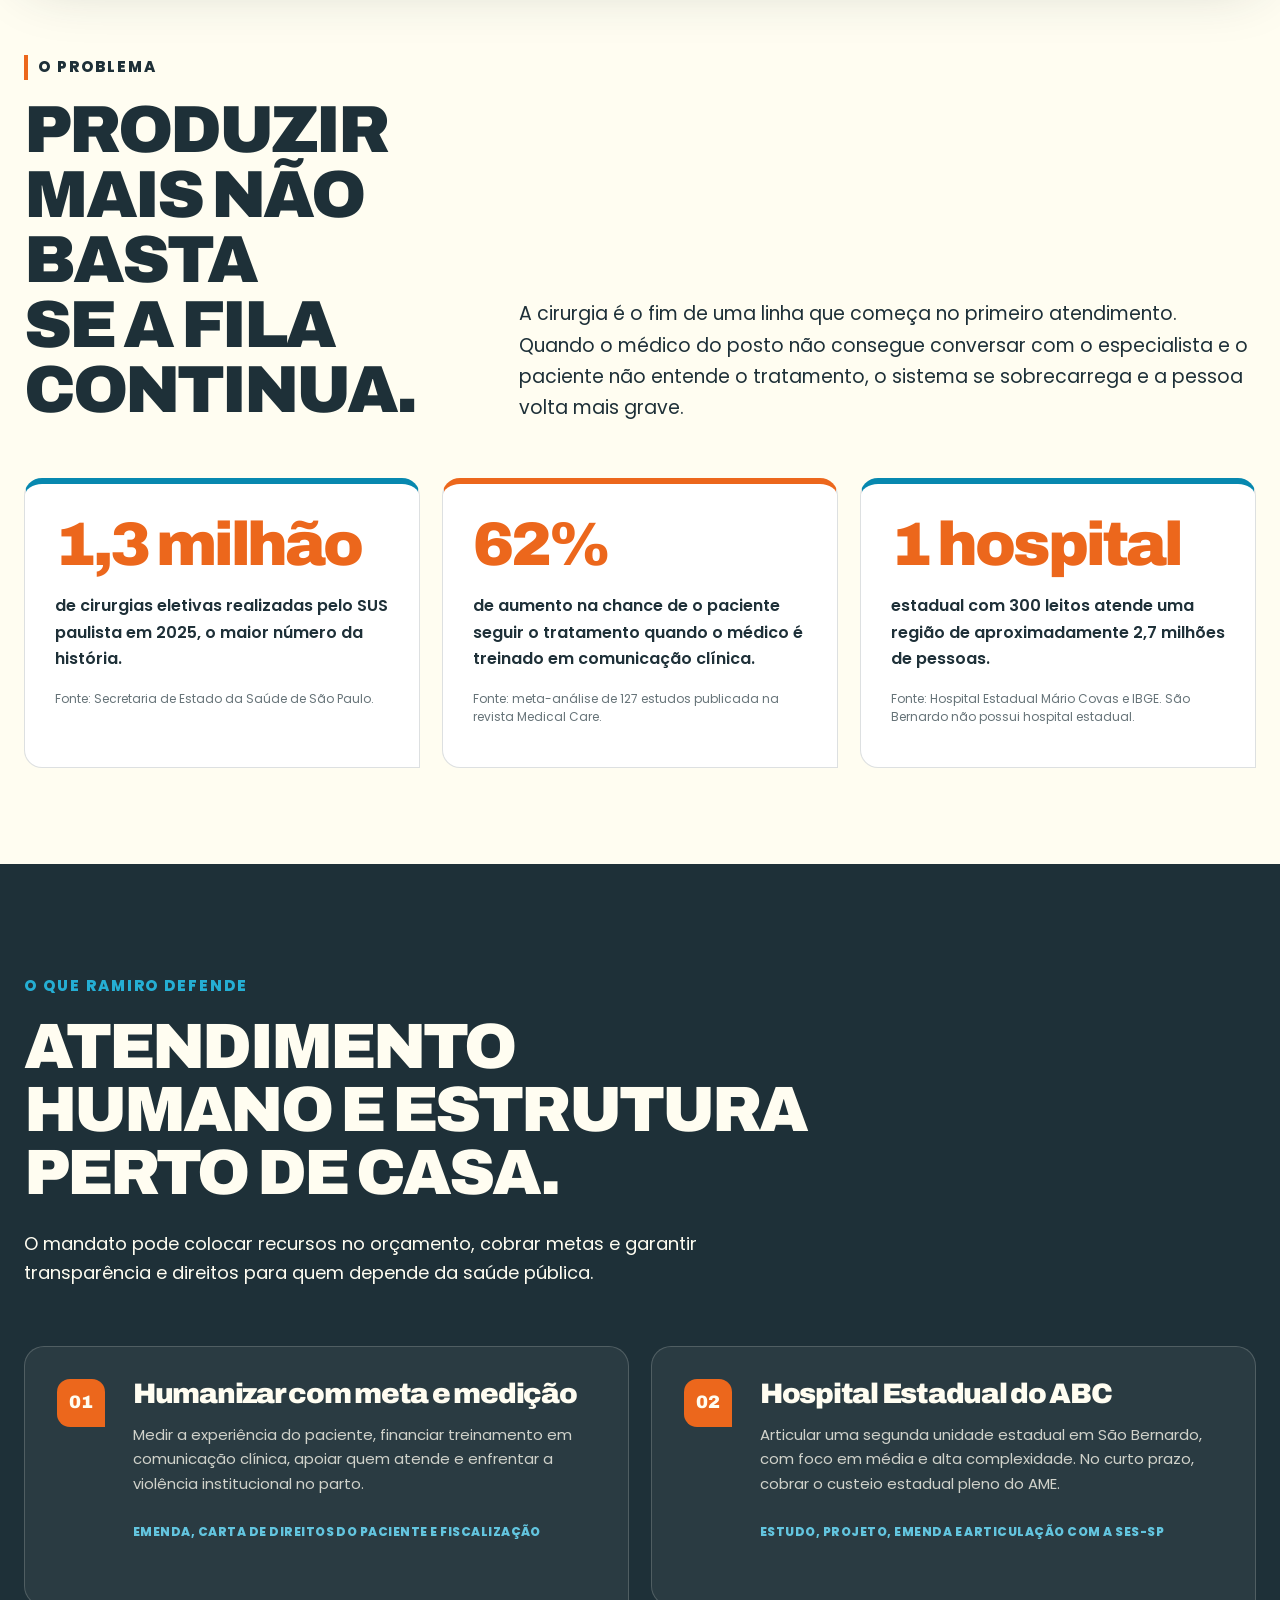
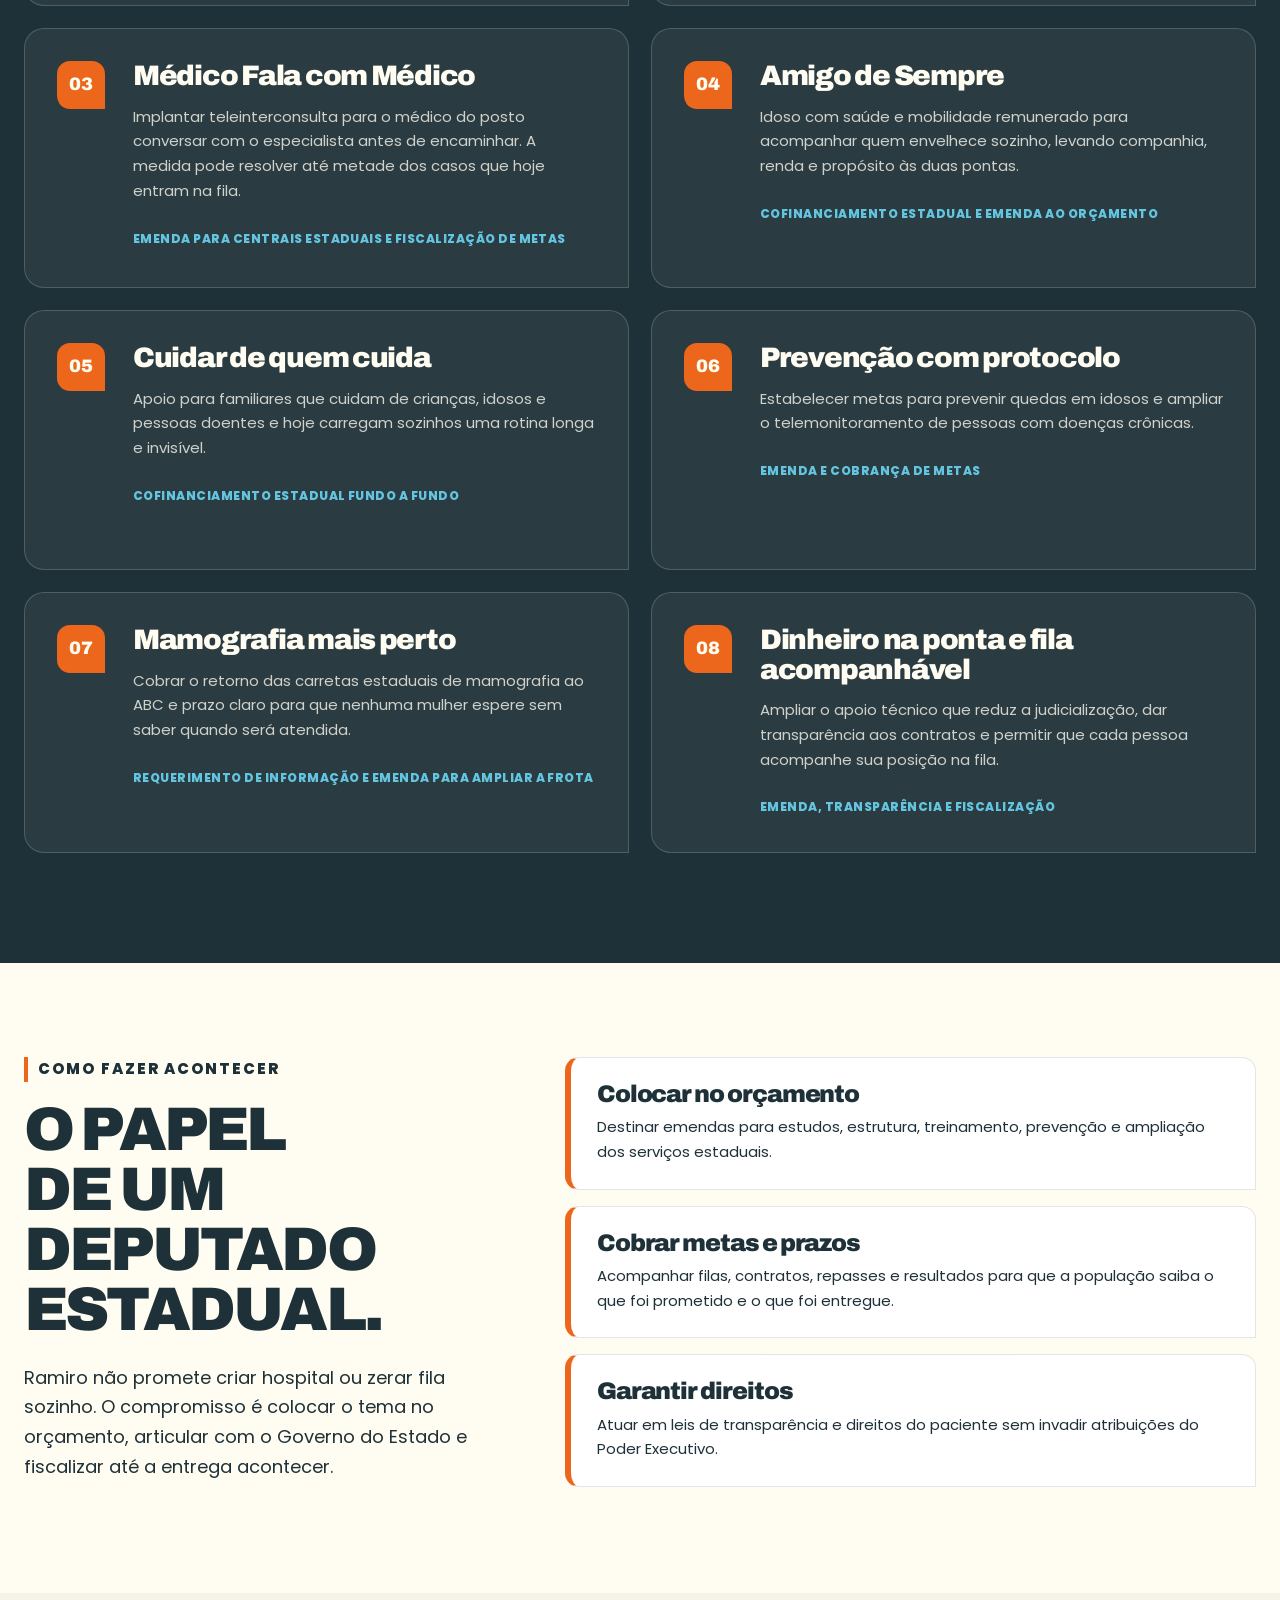
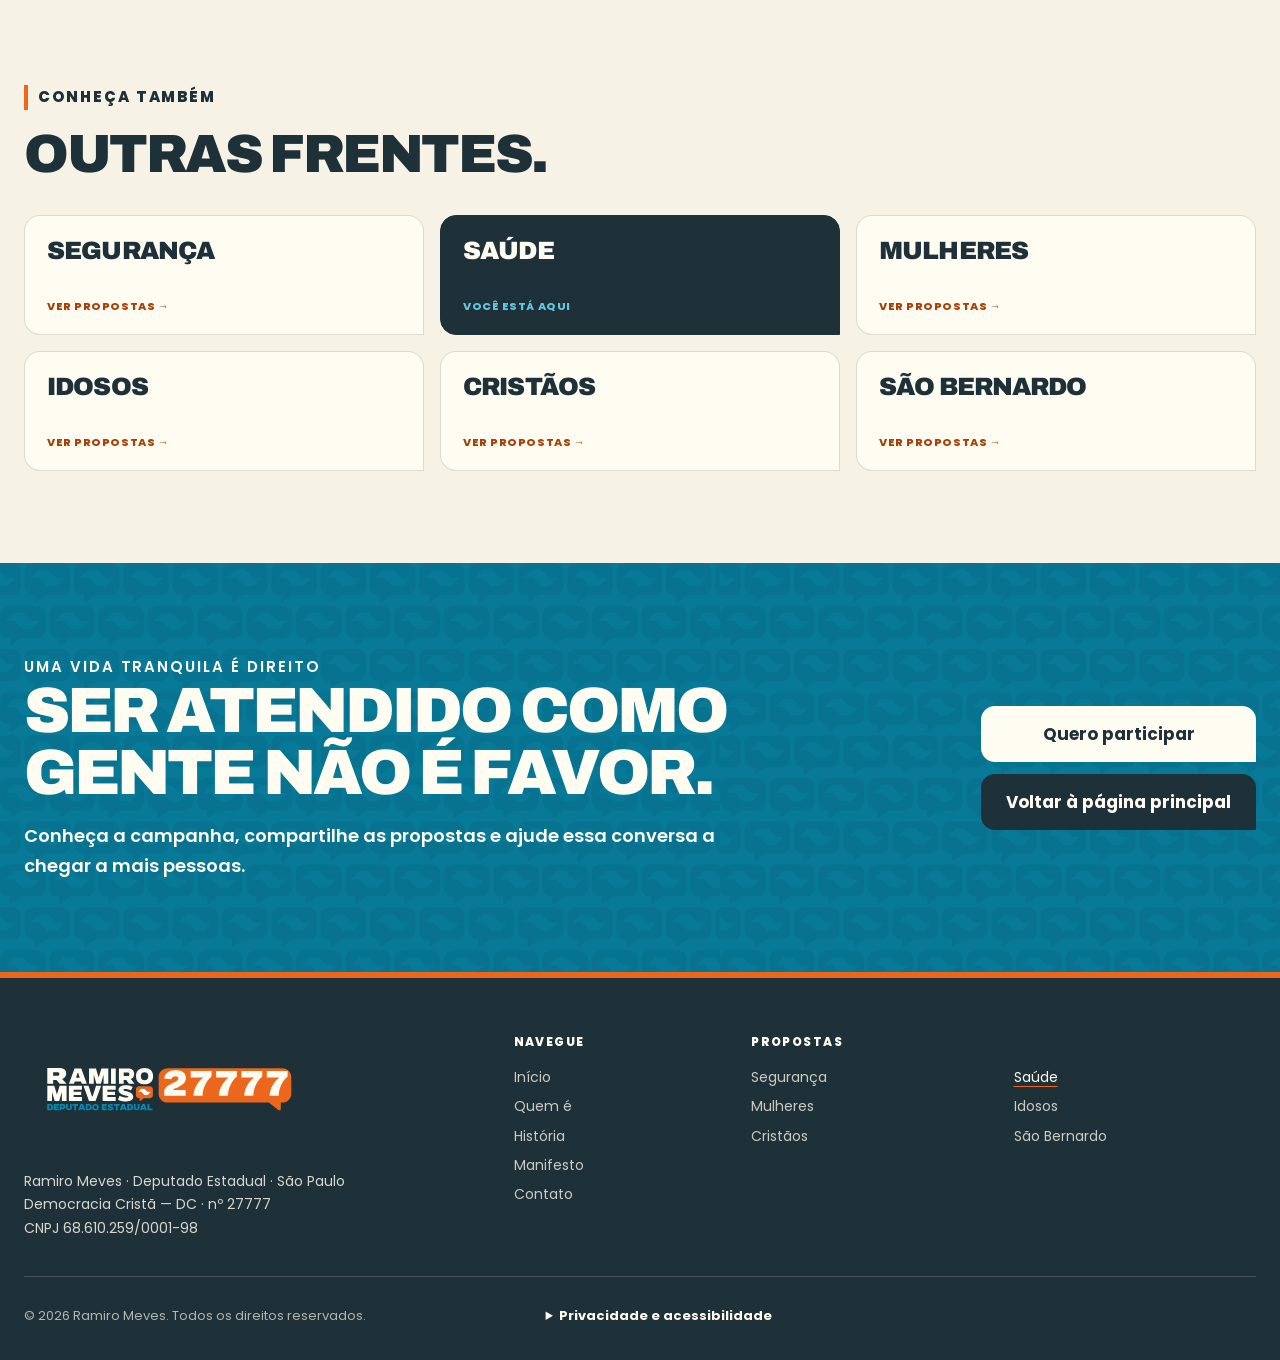
<file: propostas/saude/index.html>
<!DOCTYPE html>
<html lang="pt-BR" prefix="og: https://ogp.me/ns#">
<head>
  <meta charset="UTF-8">
  <meta name="viewport" content="width=device-width, initial-scale=1, viewport-fit=cover">
  <meta name="theme-color" content="#0788AF">

  <!-- Google Tag Manager -->
  <script>(function(w,d,s,l,i){w[l]=w[l]||[];w[l].push({'gtm.start':
  new Date().getTime(),event:'gtm.js'});var f=d.getElementsByTagName(s)[0],
  j=d.createElement(s),dl=l!='dataLayer'?'&l='+l:'';j.async=true;j.src=
  'https://www.googletagmanager.com/gtm.js?id='+i+dl;f.parentNode.insertBefore(j,f);
  })(window,document,'script','dataLayer','GTM-N5C7SF65');</script>
  <!-- End Google Tag Manager -->

  <title>Saúde | Propostas de Ramiro Meves 27777</title>
  <meta name="description" content="Conheça as propostas de Ramiro Meves para humanizar o atendimento, reduzir filas e ampliar a estrutura estadual de saúde no Grande ABC.">
  <meta name="author" content="Ramiro Meves">
  <meta name="robots" content="index, follow">
  <link rel="canonical" href="https://www.ramiromeves.com.br/propostas/saude/">

  <meta property="og:type" content="website">
  <meta property="og:locale" content="pt_BR">
  <meta property="og:site_name" content="Ramiro Meves 27777">
  <meta property="og:title" content="Saúde | Propostas de Ramiro Meves 27777">
  <meta property="og:description" content="Atendimento humano, fila acompanhável e um Hospital Estadual do ABC em São Bernardo.">
  <meta property="og:url" content="https://www.ramiromeves.com.br/propostas/saude/">

  <meta name="twitter:card" content="summary">
  <meta name="twitter:title" content="Saúde | Propostas de Ramiro Meves 27777">
  <meta name="twitter:description" content="Atendimento humano, fila acompanhável e estrutura estadual para o Grande ABC.">

  <link rel="icon" href="../../favicon.ico" sizes="any">
  <link rel="stylesheet" href="../../style.css">
</head>
<body>
  <!-- Google Tag Manager (noscript) -->
  <noscript><iframe src="https://www.googletagmanager.com/ns.html?id=GTM-N5C7SF65"
  height="0" width="0" style="display:none;visibility:hidden"></iframe></noscript>
  <!-- End Google Tag Manager (noscript) -->

  <a class="skip-link" href="#conteudo">Ir para o conteúdo</a>

  <header class="site-header" data-header>
    <div class="site-header__inner">
      <a href="../../" class="site-brand" aria-label="Ramiro Meves 27777 — início"><img src="../../assets/icons/logo-horizontal-01.svg" alt="Ramiro Meves, Deputado Estadual, 27777" width="1350" height="540"></a>
      <nav class="site-nav" id="menu" aria-label="Navegação principal">
        <a href="../../#sobre">Quem é</a><a href="../../#trajetoria">História</a>
        <details class="site-nav__dropdown site-nav__dropdown--current"><summary>Propostas</summary><div class="site-nav__submenu"><a href="../../#propostas">Visão geral</a><a href="../seguranca/">Segurança</a><a href="../saude/" aria-current="page">Saúde</a><a href="../mulheres/">Mulheres</a><a href="../idosos/">Idosos</a><a href="../cristaos/">Cristãos</a><a href="../sao-bernardo/">São Bernardo</a></div></details>
        <a href="../../#manifesto">Manifesto</a><a class="site-nav__cta" href="../../#cadastro">Cadastre-se</a>
      </nav>
      <button class="menu-toggle" type="button" aria-label="Abrir menu" aria-expanded="false" aria-controls="menu" data-menu-toggle><img src="../../assets/icons/menu.svg" alt="" width="24" height="24"></button>
    </div>
  </header>

  <main id="conteudo">
    <section class="topic-hero topic-hero--health" aria-labelledby="page-title">
      <div class="topic-hero__inner">
        <div data-reveal>
          <nav class="breadcrumbs" aria-label="Navegação estrutural"><a href="../../">Início</a><span aria-hidden="true">›</span><a href="../../#propostas">Propostas</a><span aria-hidden="true">›</span><span aria-current="page">Saúde</span></nav>
          <p class="eyebrow eyebrow--light">Saúde pública</p>
          <h1 id="page-title">Cuidado que chega antes da espera virar sofrimento.</h1>
          <p class="topic-hero__lede">Humanizar é ouvir, explicar e acompanhar. É organizar a porta de entrada, reduzir encaminhamentos desnecessários e fazer o investimento estadual chegar ao Grande ABC.</p>
          <div class="topic-hero__actions"><a class="button button--cream" href="#propostas-do-tema">Conheça as propostas</a><a class="button button--outline-light" href="https://wa.me/5511926202727?text=Ol%C3%A1%2C%20quero%20conhecer%20mais%20as%20propostas%20de%20sa%C3%BAde%20do%20Ramiro." target="_blank" rel="noopener">Fale com o Ramiro</a></div>
        </div>

        <aside class="topic-hero__featured" aria-label="Proposta em destaque" data-reveal>
          <span class="topic-hero__index">02</span><p class="topic-hero__featured-label">Proposta em destaque</p><h2>Hospital Estadual do ABC em São Bernardo</h2><p>Uma segunda unidade hospitalar estadual para a região, voltada à média e alta complexidade, com articulação e recursos do Estado.</p>
        </aside>
      </div>
    </section>

    <section class="topic-photo" aria-label="Imagem sobre cuidado com a saúde">
      <figure class="topic-photo__frame" data-reveal>
        <img src="../../assets/images/lps/saude-estetoscopio.jpg" alt="Estetoscópio sobre mesa de madeira, simbolizando cuidado com a saúde." width="1600" height="2400" loading="eager" fetchpriority="high" decoding="async">
        <figcaption><a href="https://www.pexels.com/photo/stethoscope-on-wooden-table-12344248/" target="_blank" rel="noopener">Foto: Fernando Lacerda Branco / Pexels</a></figcaption>
      </figure>
    </section>

    <section class="topic-intro" aria-labelledby="diagnostico-title">
      <div class="section-shell">
        <div class="topic-intro__heading" data-reveal>
          <div><p class="eyebrow eyebrow--orange">O problema</p><h2 id="diagnostico-title">Produzir mais não basta se a fila continua.</h2></div>
          <p>A cirurgia é o fim de uma linha que começa no primeiro atendimento. Quando o médico do posto não consegue conversar com o especialista e o paciente não entende o tratamento, o sistema se sobrecarrega e a pessoa volta mais grave.</p>
        </div>

        <div class="topic-facts">
          <article class="topic-fact" data-reveal><strong class="topic-fact__value">1,3 milhão</strong><p>de cirurgias eletivas realizadas pelo SUS paulista em 2025, o maior número da história.</p><small>Fonte: Secretaria de Estado da Saúde de São Paulo.</small></article>
          <article class="topic-fact" data-reveal><strong class="topic-fact__value">62%</strong><p>de aumento na chance de o paciente seguir o tratamento quando o médico é treinado em comunicação clínica.</p><small>Fonte: meta-análise de 127 estudos publicada na revista Medical Care.</small></article>
          <article class="topic-fact" data-reveal><strong class="topic-fact__value">1 hospital</strong><p>estadual com 300 leitos atende uma região de aproximadamente 2,7 milhões de pessoas.</p><small>Fonte: Hospital Estadual Mário Covas e IBGE. São Bernardo não possui hospital estadual.</small></article>
        </div>
      </div>
    </section>

    <section class="topic-proposals" id="propostas-do-tema" aria-labelledby="propostas-title">
      <div class="section-shell">
        <div class="section-heading section-heading--light" data-reveal><p class="eyebrow eyebrow--blue">O que Ramiro defende</p><h2 id="propostas-title">Atendimento humano e estrutura perto de casa.</h2><p>O mandato pode colocar recursos no orçamento, cobrar metas e garantir transparência e direitos para quem depende da saúde pública.</p></div>

        <ol class="topic-actions">
          <li class="topic-action" data-reveal><span class="topic-action__number">01</span><div><h3>Humanizar com meta e medição</h3><p>Medir a experiência do paciente, financiar treinamento em comunicação clínica, apoiar quem atende e enfrentar a violência institucional no parto.</p><span class="topic-action__instrument">Emenda, Carta de Direitos do Paciente e fiscalização</span></div></li>
          <li class="topic-action" data-reveal><span class="topic-action__number">02</span><div><h3>Hospital Estadual do ABC</h3><p>Articular uma segunda unidade estadual em São Bernardo, com foco em média e alta complexidade. No curto prazo, cobrar o custeio estadual pleno do AME.</p><span class="topic-action__instrument">Estudo, projeto, emenda e articulação com a SES-SP</span></div></li>
          <li class="topic-action" data-reveal><span class="topic-action__number">03</span><div><h3>Médico Fala com Médico</h3><p>Implantar teleinterconsulta para o médico do posto conversar com o especialista antes de encaminhar. A medida pode resolver até metade dos casos que hoje entram na fila.</p><span class="topic-action__instrument">Emenda para centrais estaduais e fiscalização de metas</span></div></li>
          <li class="topic-action" data-reveal><span class="topic-action__number">04</span><div><h3>Amigo de Sempre</h3><p>Idoso com saúde e mobilidade remunerado para acompanhar quem envelhece sozinho, levando companhia, renda e propósito às duas pontas.</p><span class="topic-action__instrument">Cofinanciamento estadual e emenda ao orçamento</span></div></li>
          <li class="topic-action" data-reveal><span class="topic-action__number">05</span><div><h3>Cuidar de quem cuida</h3><p>Apoio para familiares que cuidam de crianças, idosos e pessoas doentes e hoje carregam sozinhos uma rotina longa e invisível.</p><span class="topic-action__instrument">Cofinanciamento estadual fundo a fundo</span></div></li>
          <li class="topic-action" data-reveal><span class="topic-action__number">06</span><div><h3>Prevenção com protocolo</h3><p>Estabelecer metas para prevenir quedas em idosos e ampliar o telemonitoramento de pessoas com doenças crônicas.</p><span class="topic-action__instrument">Emenda e cobrança de metas</span></div></li>
          <li class="topic-action" data-reveal><span class="topic-action__number">07</span><div><h3>Mamografia mais perto</h3><p>Cobrar o retorno das carretas estaduais de mamografia ao ABC e prazo claro para que nenhuma mulher espere sem saber quando será atendida.</p><span class="topic-action__instrument">Requerimento de informação e emenda para ampliar a frota</span></div></li>
          <li class="topic-action" data-reveal><span class="topic-action__number">08</span><div><h3>Dinheiro na ponta e fila acompanhável</h3><p>Ampliar o apoio técnico que reduz a judicialização, dar transparência aos contratos e permitir que cada pessoa acompanhe sua posição na fila.</p><span class="topic-action__instrument">Emenda, transparência e fiscalização</span></div></li>
        </ol>
      </div>
    </section>

    <section class="topic-method" aria-labelledby="metodo-title">
      <div class="section-shell topic-method__grid">
        <div data-reveal><p class="eyebrow eyebrow--orange">Como fazer acontecer</p><h2 id="metodo-title">O papel de um deputado estadual.</h2><p>Ramiro não promete criar hospital ou zerar fila sozinho. O compromisso é colocar o tema no orçamento, articular com o Governo do Estado e fiscalizar até a entrega acontecer.</p></div>
        <div class="topic-method__steps">
          <article data-reveal><h3>Colocar no orçamento</h3><p>Destinar emendas para estudos, estrutura, treinamento, prevenção e ampliação dos serviços estaduais.</p></article>
          <article data-reveal><h3>Cobrar metas e prazos</h3><p>Acompanhar filas, contratos, repasses e resultados para que a população saiba o que foi prometido e o que foi entregue.</p></article>
          <article data-reveal><h3>Garantir direitos</h3><p>Atuar em leis de transparência e direitos do paciente sem invadir atribuições do Poder Executivo.</p></article>
        </div>
      </div>
    </section>

    <section class="topic-nav" aria-labelledby="outros-temas-title">
      <div class="section-shell"><div class="topic-nav__heading" data-reveal><div><p class="eyebrow eyebrow--orange">Conheça também</p><h2 id="outros-temas-title">Outras frentes.</h2></div></div><nav class="topic-nav__grid" aria-label="Outras páginas de propostas"><a href="../seguranca/">Segurança</a><span class="topic-nav__current" aria-current="page">Saúde</span><a href="../mulheres/">Mulheres</a><a href="../idosos/">Idosos</a><a href="../cristaos/">Cristãos</a><a href="../sao-bernardo/">São Bernardo</a></nav></div>
    </section>

    <section class="topic-cta" aria-labelledby="cta-title">
      <div class="section-shell topic-cta__inner"><div data-reveal><p class="eyebrow eyebrow--light">Uma vida tranquila é direito</p><h2 id="cta-title">Ser atendido como gente não é favor.</h2><p>Conheça a campanha, compartilhe as propostas e ajude essa conversa a chegar a mais pessoas.</p></div><div class="topic-cta__actions" data-reveal><a class="button button--cream" href="../../#cadastro">Quero participar</a><a class="button button--outline-light" href="../../#propostas">Voltar à página principal</a></div></div>
    </section>
  </main>

  <a class="whatsapp-float" href="https://wa.me/5511926202727?text=Ol%C3%A1%2C%20quero%20conhecer%20mais%20as%20propostas%20do%20Ramiro%20Meves." target="_blank" rel="noopener" aria-label="Falar com Ramiro Meves pelo WhatsApp"><img src="../../assets/icons/whatsapp-creme.svg" alt="" width="26" height="26"><span>Fale com o Ramiro</span></a>

  <footer class="site-footer">
    <div class="section-shell site-footer__top">
      <div class="site-footer__brand"><a href="../../" aria-label="Voltar à página inicial"><img src="../../assets/icons/logo-horizontal-01.svg" alt="Ramiro Meves 27777" width="1350" height="540" loading="lazy"></a><p>Ramiro Meves · Deputado Estadual · São Paulo</p><p>Democracia Cristã — DC · nº 27777</p><p>CNPJ 68.610.259/0001-98</p></div>
      <nav class="site-footer__links" aria-label="Navegação do rodapé"><div><p class="site-footer__label">Navegue</p><div class="site-footer__link-list"><a href="../../">Início</a><a href="../../#sobre">Quem é</a><a href="../../#trajetoria">História</a><a href="../../#manifesto">Manifesto</a><a href="../../#contato">Contato</a></div></div><div><p class="site-footer__label">Propostas</p><div class="site-footer__proposal-list"><a href="../seguranca/">Segurança</a><a href="../saude/" aria-current="page">Saúde</a><a href="../mulheres/">Mulheres</a><a href="../idosos/">Idosos</a><a href="../cristaos/">Cristãos</a><a href="../sao-bernardo/">São Bernardo</a></div></div></nav>
    </div>
    <div class="section-shell site-footer__bottom"><p>© <span data-year>2026</span> Ramiro Meves. Todos os direitos reservados.</p><details id="privacidade"><summary>Privacidade e acessibilidade</summary><p>Links de WhatsApp e redes sociais levam a serviços externos. Para falar com a campanha, corrigir seus dados ou pedir descadastro, escreva para <a href="mailto:contato@ramiromeves.com.br">contato@ramiromeves.com.br</a>.</p><p>O site foi desenvolvido para navegação por teclado, leitores de tela e ampliação de texto.</p></details></div>
  </footer>

  <script src="../../script.js" defer></script>
</body>
</html>
</file>
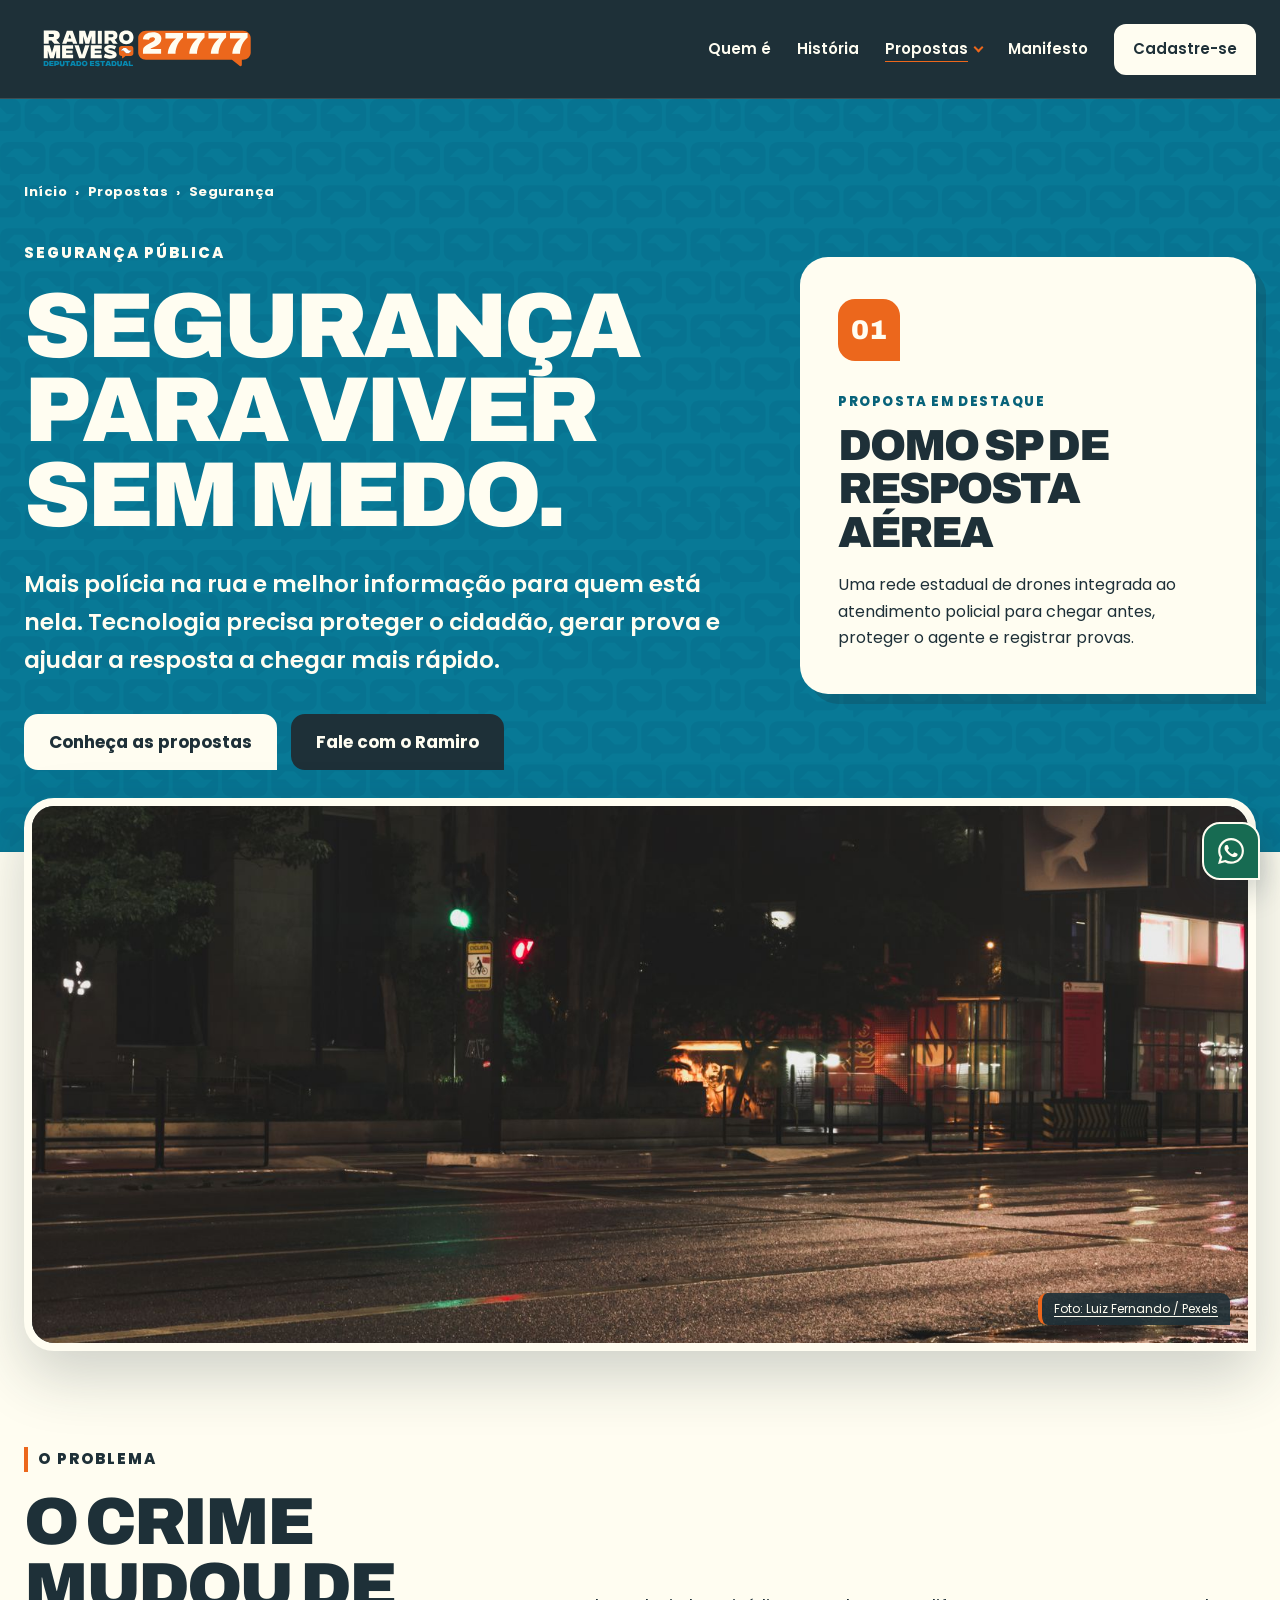
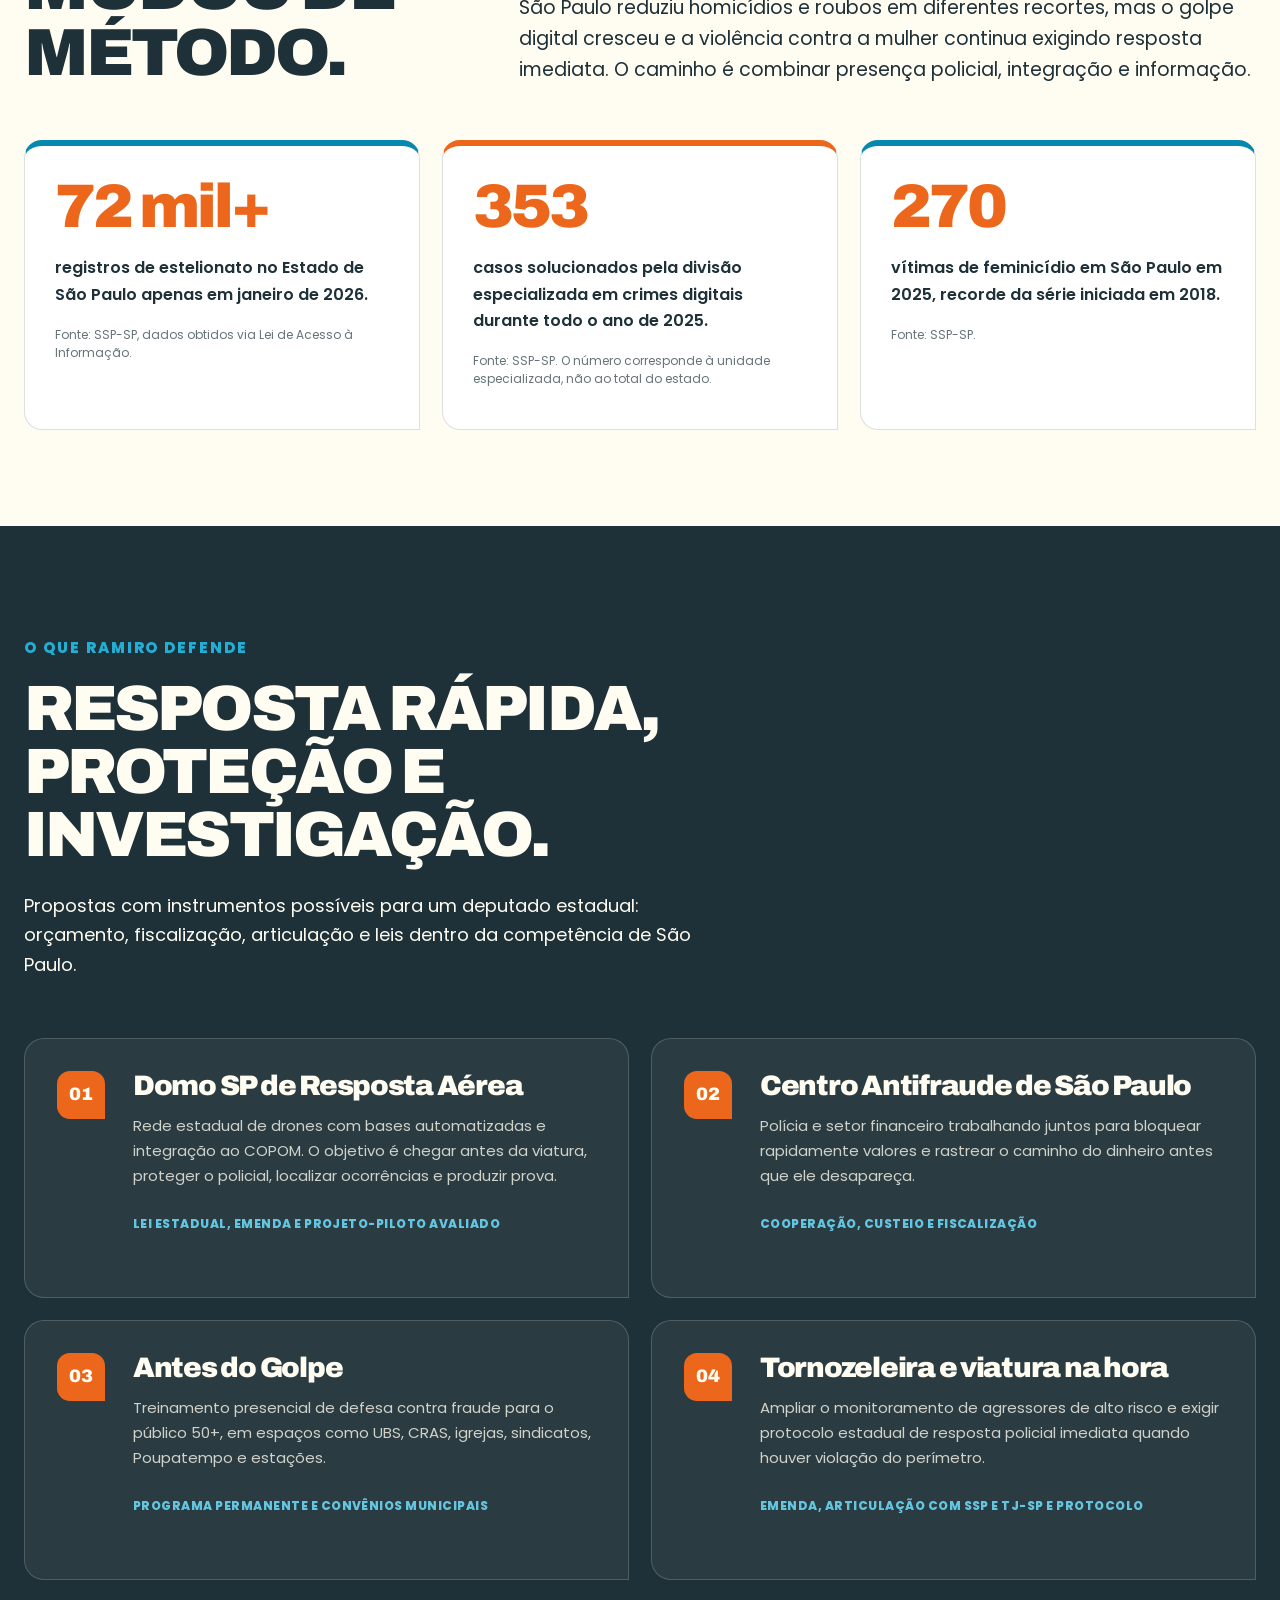
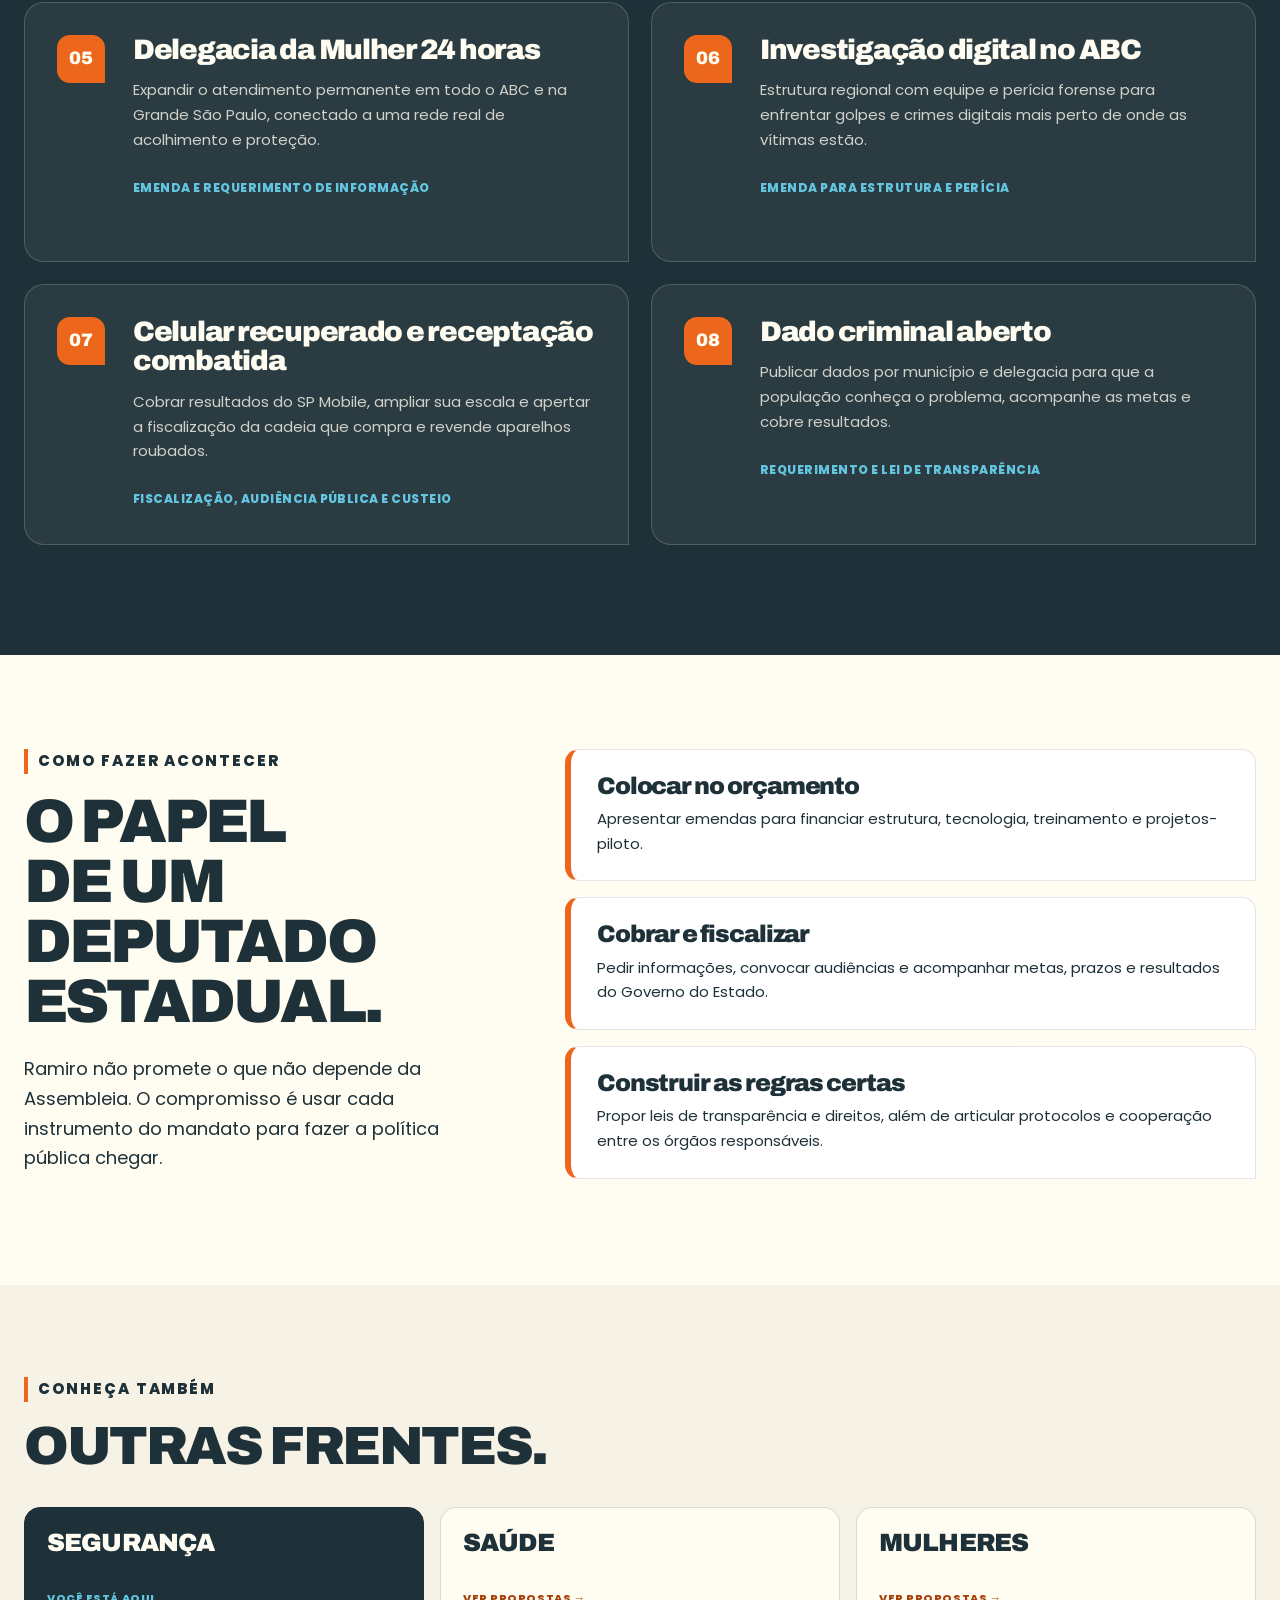
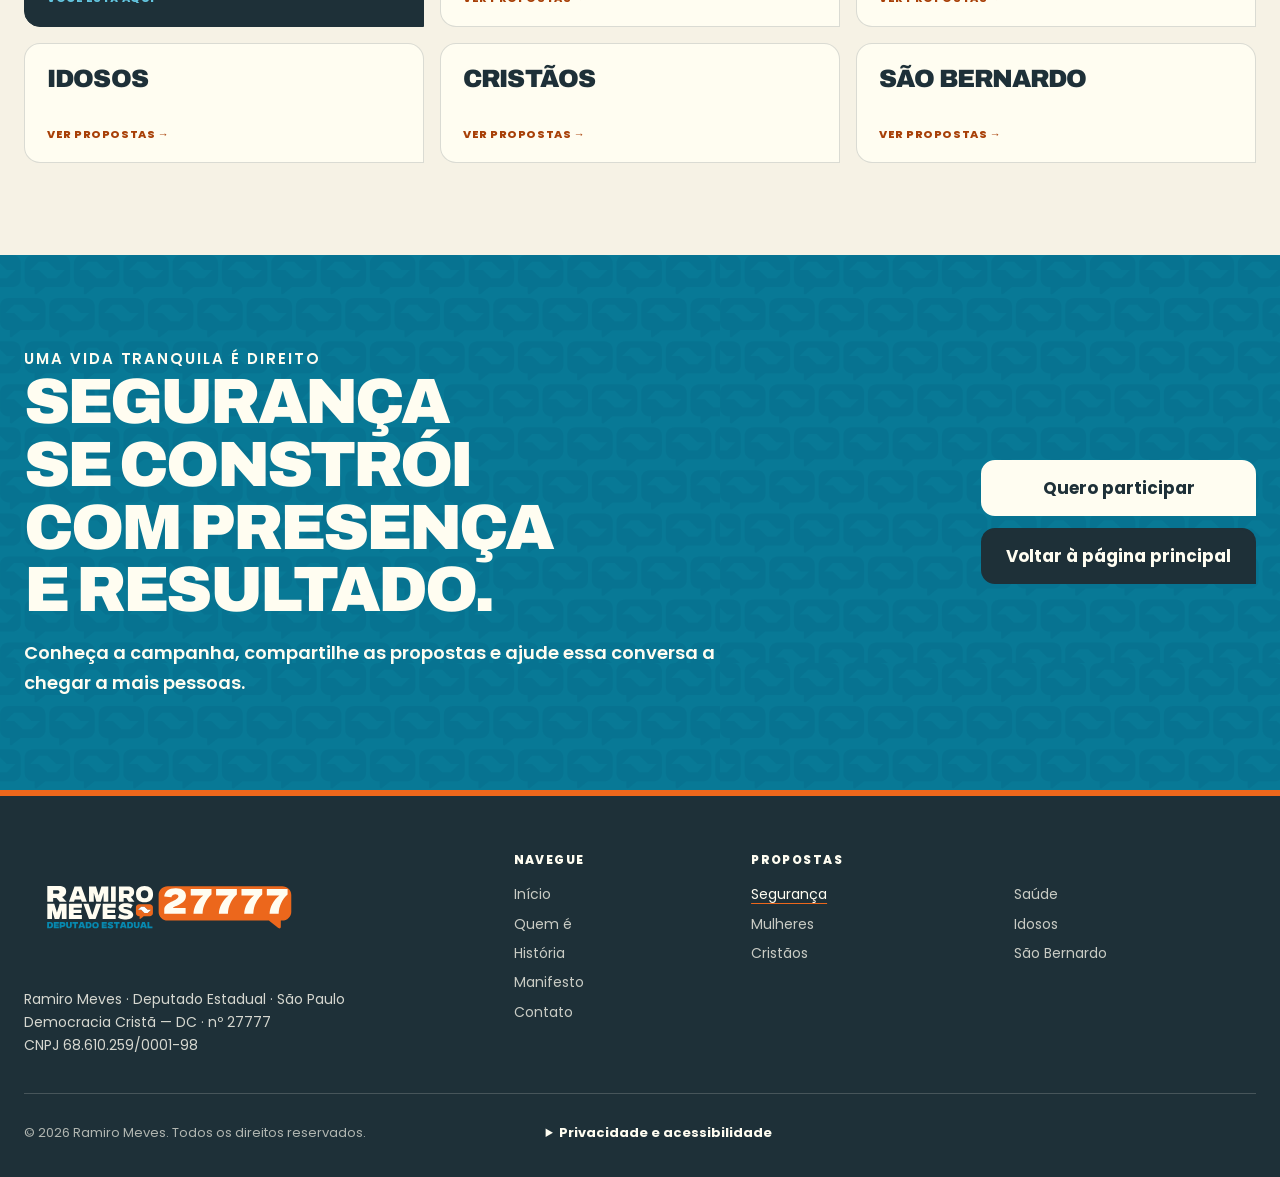
<file: propostas/seguranca/index.html>
<!DOCTYPE html>
<html lang="pt-BR" prefix="og: https://ogp.me/ns#">
<head>
  <meta charset="UTF-8">
  <meta name="viewport" content="width=device-width, initial-scale=1, viewport-fit=cover">
  <meta name="theme-color" content="#0788AF">

  <!-- Google Tag Manager -->
  <script>(function(w,d,s,l,i){w[l]=w[l]||[];w[l].push({'gtm.start':
  new Date().getTime(),event:'gtm.js'});var f=d.getElementsByTagName(s)[0],
  j=d.createElement(s),dl=l!='dataLayer'?'&l='+l:'';j.async=true;j.src=
  'https://www.googletagmanager.com/gtm.js?id='+i+dl;f.parentNode.insertBefore(j,f);
  })(window,document,'script','dataLayer','GTM-N5C7SF65');</script>
  <!-- End Google Tag Manager -->

  <title>Segurança | Propostas de Ramiro Meves 27777</title>
  <meta name="description" content="Conheça as propostas de Ramiro Meves para proteger as pessoas, combater golpes e usar tecnologia a favor da segurança em São Paulo.">
  <meta name="author" content="Ramiro Meves">
  <meta name="robots" content="index, follow">
  <link rel="canonical" href="https://www.ramiromeves.com.br/propostas/seguranca/">

  <meta property="og:type" content="website">
  <meta property="og:locale" content="pt_BR">
  <meta property="og:site_name" content="Ramiro Meves 27777">
  <meta property="og:title" content="Segurança | Propostas de Ramiro Meves 27777">
  <meta property="og:description" content="Mais polícia na rua e melhor informação para quem está nela. Conheça as propostas para a segurança de São Paulo.">
  <meta property="og:url" content="https://www.ramiromeves.com.br/propostas/seguranca/">

  <meta name="twitter:card" content="summary">
  <meta name="twitter:title" content="Segurança | Propostas de Ramiro Meves 27777">
  <meta name="twitter:description" content="Mais polícia na rua e melhor informação para quem está nela.">

  <link rel="icon" href="../../favicon.ico" sizes="any">
  <link rel="stylesheet" href="../../style.css">
</head>
<body>
  <!-- Google Tag Manager (noscript) -->
  <noscript><iframe src="https://www.googletagmanager.com/ns.html?id=GTM-N5C7SF65"
  height="0" width="0" style="display:none;visibility:hidden"></iframe></noscript>
  <!-- End Google Tag Manager (noscript) -->

  <a class="skip-link" href="#conteudo">Ir para o conteúdo</a>

  <header class="site-header" data-header>
    <div class="site-header__inner">
      <a href="../../" class="site-brand" aria-label="Ramiro Meves 27777 — início">
        <img src="../../assets/icons/logo-horizontal-01.svg" alt="Ramiro Meves, Deputado Estadual, 27777" width="1350" height="540">
      </a>

      <nav class="site-nav" id="menu" aria-label="Navegação principal">
        <a href="../../#sobre">Quem é</a>
        <a href="../../#trajetoria">História</a>
        <details class="site-nav__dropdown site-nav__dropdown--current">
          <summary>Propostas</summary>
          <div class="site-nav__submenu">
            <a href="../../#propostas">Visão geral</a>
            <a href="../seguranca/" aria-current="page">Segurança</a>
            <a href="../saude/">Saúde</a>
            <a href="../mulheres/">Mulheres</a>
            <a href="../idosos/">Idosos</a>
            <a href="../cristaos/">Cristãos</a>
            <a href="../sao-bernardo/">São Bernardo</a>
          </div>
        </details>
        <a href="../../#manifesto">Manifesto</a>
        <a class="site-nav__cta" href="../../#cadastro">Cadastre-se</a>
      </nav>

      <button class="menu-toggle" type="button" aria-label="Abrir menu" aria-expanded="false" aria-controls="menu" data-menu-toggle>
        <img src="../../assets/icons/menu.svg" alt="" width="24" height="24">
      </button>
    </div>
  </header>

  <main id="conteudo">
    <section class="topic-hero topic-hero--security" aria-labelledby="page-title">
      <div class="topic-hero__inner">
        <div data-reveal>
          <nav class="breadcrumbs" aria-label="Navegação estrutural">
            <a href="../../">Início</a><span aria-hidden="true">›</span>
            <a href="../../#propostas">Propostas</a><span aria-hidden="true">›</span>
            <span aria-current="page">Segurança</span>
          </nav>
          <p class="eyebrow eyebrow--light">Segurança pública</p>
          <h1 id="page-title">Segurança para viver sem medo.</h1>
          <p class="topic-hero__lede">Mais polícia na rua e melhor informação para quem está nela. Tecnologia precisa proteger o cidadão, gerar prova e ajudar a resposta a chegar mais rápido.</p>
          <div class="topic-hero__actions">
            <a class="button button--cream" href="#propostas-do-tema">Conheça as propostas</a>
            <a class="button button--outline-light" href="https://wa.me/5511926202727?text=Ol%C3%A1%2C%20quero%20conhecer%20mais%20as%20propostas%20de%20seguran%C3%A7a%20do%20Ramiro." target="_blank" rel="noopener">Fale com o Ramiro</a>
          </div>
        </div>

        <aside class="topic-hero__featured" aria-label="Proposta em destaque" data-reveal>
          <span class="topic-hero__index">01</span>
          <p class="topic-hero__featured-label">Proposta em destaque</p>
          <h2>Domo SP de Resposta Aérea</h2>
          <p>Uma rede estadual de drones integrada ao atendimento policial para chegar antes, proteger o agente e registrar provas.</p>
        </aside>
      </div>
    </section>

    <section class="topic-photo" aria-label="Imagem sobre segurança urbana">
      <figure class="topic-photo__frame" data-reveal>
        <img src="../../assets/images/lps/seguranca-rua-sao-paulo.jpg" alt="Via urbana bem iluminada à noite em São Paulo." width="1600" height="1067" loading="eager" fetchpriority="high" decoding="async">
        <figcaption><a href="https://www.pexels.com/photo/illuminated-empty-road-in-big-city-at-night-5952242/" target="_blank" rel="noopener">Foto: Luiz Fernando / Pexels</a></figcaption>
      </figure>
    </section>

    <section class="topic-intro" aria-labelledby="diagnostico-title">
      <div class="section-shell">
        <div class="topic-intro__heading" data-reveal>
          <div>
            <p class="eyebrow eyebrow--orange">O problema</p>
            <h2 id="diagnostico-title">O crime mudou de método.</h2>
          </div>
          <p>São Paulo reduziu homicídios e roubos em diferentes recortes, mas o golpe digital cresceu e a violência contra a mulher continua exigindo resposta imediata. O caminho é combinar presença policial, integração e informação.</p>
        </div>

        <div class="topic-facts">
          <article class="topic-fact" data-reveal>
            <strong class="topic-fact__value">72 mil+</strong>
            <p>registros de estelionato no Estado de São Paulo apenas em janeiro de 2026.</p>
            <small>Fonte: SSP-SP, dados obtidos via Lei de Acesso à Informação.</small>
          </article>
          <article class="topic-fact" data-reveal>
            <strong class="topic-fact__value">353</strong>
            <p>casos solucionados pela divisão especializada em crimes digitais durante todo o ano de 2025.</p>
            <small>Fonte: SSP-SP. O número corresponde à unidade especializada, não ao total do estado.</small>
          </article>
          <article class="topic-fact" data-reveal>
            <strong class="topic-fact__value">270</strong>
            <p>vítimas de feminicídio em São Paulo em 2025, recorde da série iniciada em 2018.</p>
            <small>Fonte: SSP-SP.</small>
          </article>
        </div>
      </div>
    </section>

    <section class="topic-proposals" id="propostas-do-tema" aria-labelledby="propostas-title">
      <div class="section-shell">
        <div class="section-heading section-heading--light" data-reveal>
          <p class="eyebrow eyebrow--blue">O que Ramiro defende</p>
          <h2 id="propostas-title">Resposta rápida, proteção e investigação.</h2>
          <p>Propostas com instrumentos possíveis para um deputado estadual: orçamento, fiscalização, articulação e leis dentro da competência de São Paulo.</p>
        </div>

        <ol class="topic-actions">
          <li class="topic-action" data-reveal>
            <span class="topic-action__number">01</span>
            <div><h3>Domo SP de Resposta Aérea</h3><p>Rede estadual de drones com bases automatizadas e integração ao COPOM. O objetivo é chegar antes da viatura, proteger o policial, localizar ocorrências e produzir prova.</p><span class="topic-action__instrument">Lei estadual, emenda e projeto-piloto avaliado</span></div>
          </li>
          <li class="topic-action" data-reveal>
            <span class="topic-action__number">02</span>
            <div><h3>Centro Antifraude de São Paulo</h3><p>Polícia e setor financeiro trabalhando juntos para bloquear rapidamente valores e rastrear o caminho do dinheiro antes que ele desapareça.</p><span class="topic-action__instrument">Cooperação, custeio e fiscalização</span></div>
          </li>
          <li class="topic-action" data-reveal>
            <span class="topic-action__number">03</span>
            <div><h3>Antes do Golpe</h3><p>Treinamento presencial de defesa contra fraude para o público 50+, em espaços como UBS, CRAS, igrejas, sindicatos, Poupatempo e estações.</p><span class="topic-action__instrument">Programa permanente e convênios municipais</span></div>
          </li>
          <li class="topic-action" data-reveal>
            <span class="topic-action__number">04</span>
            <div><h3>Tornozeleira e viatura na hora</h3><p>Ampliar o monitoramento de agressores de alto risco e exigir protocolo estadual de resposta policial imediata quando houver violação do perímetro.</p><span class="topic-action__instrument">Emenda, articulação com SSP e TJ-SP e protocolo</span></div>
          </li>
          <li class="topic-action" data-reveal>
            <span class="topic-action__number">05</span>
            <div><h3>Delegacia da Mulher 24 horas</h3><p>Expandir o atendimento permanente em todo o ABC e na Grande São Paulo, conectado a uma rede real de acolhimento e proteção.</p><span class="topic-action__instrument">Emenda e requerimento de informação</span></div>
          </li>
          <li class="topic-action" data-reveal>
            <span class="topic-action__number">06</span>
            <div><h3>Investigação digital no ABC</h3><p>Estrutura regional com equipe e perícia forense para enfrentar golpes e crimes digitais mais perto de onde as vítimas estão.</p><span class="topic-action__instrument">Emenda para estrutura e perícia</span></div>
          </li>
          <li class="topic-action" data-reveal>
            <span class="topic-action__number">07</span>
            <div><h3>Celular recuperado e receptação combatida</h3><p>Cobrar resultados do SP Mobile, ampliar sua escala e apertar a fiscalização da cadeia que compra e revende aparelhos roubados.</p><span class="topic-action__instrument">Fiscalização, audiência pública e custeio</span></div>
          </li>
          <li class="topic-action" data-reveal>
            <span class="topic-action__number">08</span>
            <div><h3>Dado criminal aberto</h3><p>Publicar dados por município e delegacia para que a população conheça o problema, acompanhe as metas e cobre resultados.</p><span class="topic-action__instrument">Requerimento e lei de transparência</span></div>
          </li>
        </ol>
      </div>
    </section>

    <section class="topic-method" aria-labelledby="metodo-title">
      <div class="section-shell topic-method__grid">
        <div data-reveal>
          <p class="eyebrow eyebrow--orange">Como fazer acontecer</p>
          <h2 id="metodo-title">O papel de um deputado estadual.</h2>
          <p>Ramiro não promete o que não depende da Assembleia. O compromisso é usar cada instrumento do mandato para fazer a política pública chegar.</p>
        </div>
        <div class="topic-method__steps">
          <article data-reveal><h3>Colocar no orçamento</h3><p>Apresentar emendas para financiar estrutura, tecnologia, treinamento e projetos-piloto.</p></article>
          <article data-reveal><h3>Cobrar e fiscalizar</h3><p>Pedir informações, convocar audiências e acompanhar metas, prazos e resultados do Governo do Estado.</p></article>
          <article data-reveal><h3>Construir as regras certas</h3><p>Propor leis de transparência e direitos, além de articular protocolos e cooperação entre os órgãos responsáveis.</p></article>
        </div>
      </div>
    </section>

    <section class="topic-nav" aria-labelledby="outros-temas-title">
      <div class="section-shell">
        <div class="topic-nav__heading" data-reveal><div><p class="eyebrow eyebrow--orange">Conheça também</p><h2 id="outros-temas-title">Outras frentes.</h2></div></div>
        <nav class="topic-nav__grid" aria-label="Outras páginas de propostas">
          <span class="topic-nav__current" aria-current="page">Segurança</span>
          <a href="../saude/">Saúde</a>
          <a href="../mulheres/">Mulheres</a>
          <a href="../idosos/">Idosos</a>
          <a href="../cristaos/">Cristãos</a>
          <a href="../sao-bernardo/">São Bernardo</a>
        </nav>
      </div>
    </section>

    <section class="topic-cta" aria-labelledby="cta-title">
      <div class="section-shell topic-cta__inner">
        <div data-reveal><p class="eyebrow eyebrow--light">Uma vida tranquila é direito</p><h2 id="cta-title">Segurança se constrói com presença e resultado.</h2><p>Conheça a campanha, compartilhe as propostas e ajude essa conversa a chegar a mais pessoas.</p></div>
        <div class="topic-cta__actions" data-reveal><a class="button button--cream" href="../../#cadastro">Quero participar</a><a class="button button--outline-light" href="../../#propostas">Voltar à página principal</a></div>
      </div>
    </section>
  </main>

  <a class="whatsapp-float" href="https://wa.me/5511926202727?text=Ol%C3%A1%2C%20quero%20conhecer%20mais%20as%20propostas%20do%20Ramiro%20Meves." target="_blank" rel="noopener" aria-label="Falar com Ramiro Meves pelo WhatsApp">
    <img src="../../assets/icons/whatsapp-creme.svg" alt="" width="26" height="26"><span>Fale com o Ramiro</span>
  </a>

  <footer class="site-footer">
    <div class="section-shell site-footer__top">
      <div class="site-footer__brand">
        <a href="../../" aria-label="Voltar à página inicial"><img src="../../assets/icons/logo-horizontal-01.svg" alt="Ramiro Meves 27777" width="1350" height="540" loading="lazy"></a>
        <p>Ramiro Meves · Deputado Estadual · São Paulo</p>
        <p>Democracia Cristã — DC · nº 27777</p>
        <p>CNPJ 68.610.259/0001-98</p>
      </div>
      <nav class="site-footer__links" aria-label="Navegação do rodapé">
        <div>
          <p class="site-footer__label">Navegue</p>
          <div class="site-footer__link-list"><a href="../../">Início</a><a href="../../#sobre">Quem é</a><a href="../../#trajetoria">História</a><a href="../../#manifesto">Manifesto</a><a href="../../#contato">Contato</a></div>
        </div>
        <div>
          <p class="site-footer__label">Propostas</p>
          <div class="site-footer__proposal-list"><a href="../seguranca/" aria-current="page">Segurança</a><a href="../saude/">Saúde</a><a href="../mulheres/">Mulheres</a><a href="../idosos/">Idosos</a><a href="../cristaos/">Cristãos</a><a href="../sao-bernardo/">São Bernardo</a></div>
        </div>
      </nav>
    </div>
    <div class="section-shell site-footer__bottom">
      <p>© <span data-year>2026</span> Ramiro Meves. Todos os direitos reservados.</p>
      <details id="privacidade"><summary>Privacidade e acessibilidade</summary><p>Links de WhatsApp e redes sociais levam a serviços externos. Para falar com a campanha, corrigir seus dados ou pedir descadastro, escreva para <a href="mailto:contato@ramiromeves.com.br">contato@ramiromeves.com.br</a>.</p><p>O site foi desenvolvido para navegação por teclado, leitores de tela e ampliação de texto.</p></details>
    </div>
  </footer>

  <script src="../../script.js" defer></script>
</body>
</html>
</file>
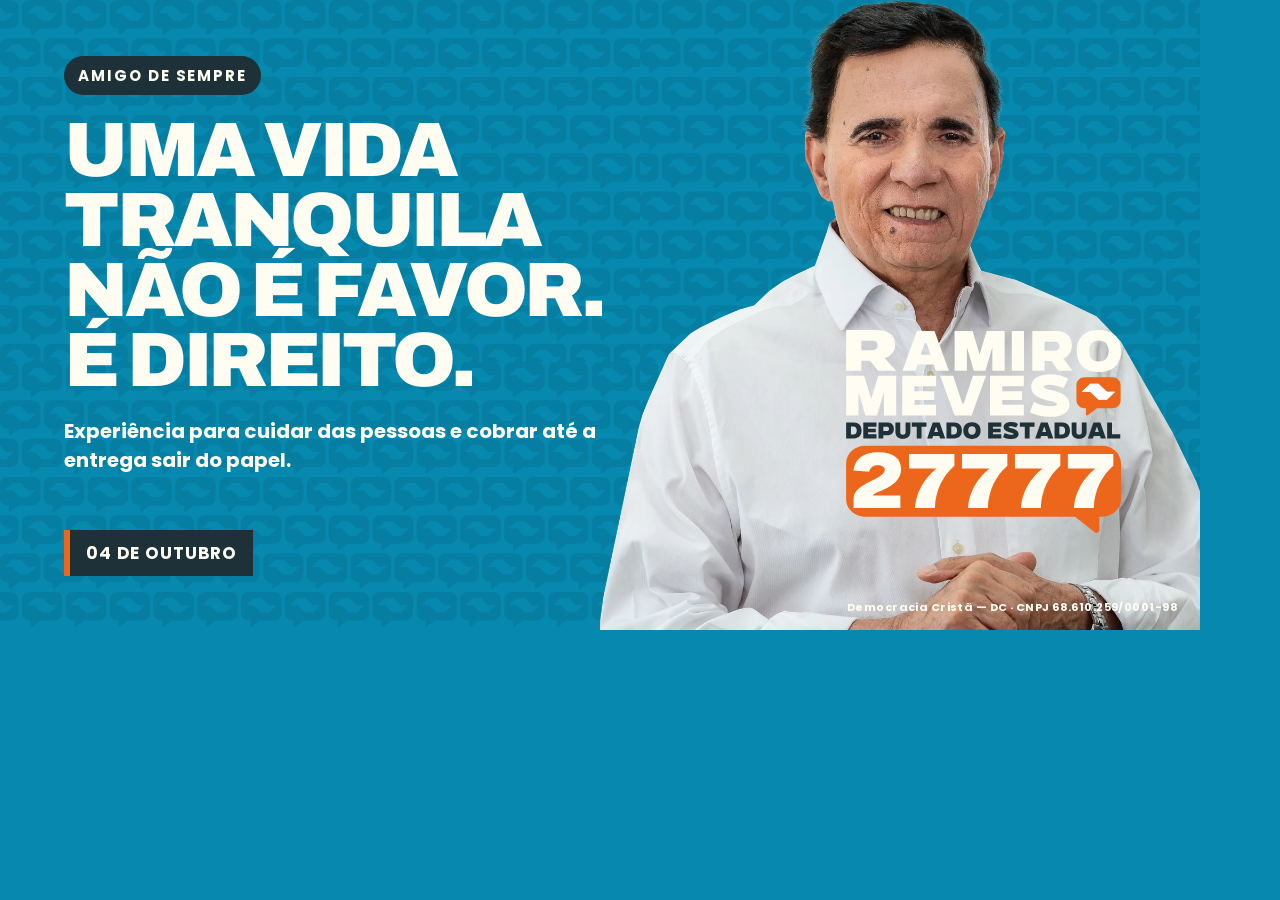
<file: assets/social/og-card.html>
<!DOCTYPE html>
<html lang="pt-BR">
<head>
  <meta charset="UTF-8">
  <meta name="viewport" content="width=1200, initial-scale=1">
  <meta name="robots" content="noindex, nofollow">
  <title>Capa social — Ramiro Meves 27777</title>
  <style>
    @font-face {
      font-family: 'Archivo';
      src: url('../fonts/archivo-800-900-latin.woff2') format('woff2');
      font-weight: 800 900;
      font-style: normal;
    }

    @font-face {
      font-family: 'Poppins';
      src: url('../fonts/poppins-700-latin.woff2') format('woff2');
      font-weight: 700;
      font-style: normal;
    }

    * { box-sizing: border-box; }

    html,
    body {
      width: 1200px;
      height: 630px;
      margin: 0;
      overflow: hidden;
    }

    body {
      color: #FFFDF1;
      background: #0788AF;
      font-family: 'Poppins', sans-serif;
    }

    .card {
      position: relative;
      width: 1200px;
      height: 630px;
      overflow: hidden;
      background: #0788AF;
      isolation: isolate;
    }

    .card::before {
      content: '';
      position: absolute;
      inset: 0;
      z-index: -2;
      background-image: url('../images/padrao-baloes.svg');
      background-size: 640px auto;
      filter: brightness(.8);
      opacity: .34;
    }

    .copy {
      position: absolute;
      z-index: 3;
      top: 56px;
      left: 64px;
      width: 650px;
    }

    .kicker {
      width: fit-content;
      margin: 0 0 20px;
      padding: 8px 14px;
      background: #1E3038;
      border-radius: 999px;
      font-size: 15px;
      letter-spacing: .13em;
      text-transform: uppercase;
    }

    h1 {
      max-width: 650px;
      margin: 0;
      font-family: 'Archivo', sans-serif;
      font-size: 77px;
      font-weight: 900;
      letter-spacing: -.045em;
      line-height: .91;
      text-transform: uppercase;
    }

    .lede {
      max-width: 575px;
      margin: 22px 0 0;
      font-size: 20px;
      line-height: 1.42;
    }

    .date {
      position: absolute;
      z-index: 4;
      bottom: 54px;
      left: 64px;
      margin: 0;
      padding: 10px 16px;
      background: #1E3038;
      border-left: 6px solid #EC671C;
      font-size: 17px;
      letter-spacing: .05em;
      text-transform: uppercase;
    }

    .photo {
      position: absolute;
      z-index: 1;
      right: -40px;
      bottom: -265px;
      width: 640px;
      max-width: none;
    }

    .lockup {
      position: absolute;
      z-index: 4;
      right: 22px;
      bottom: 42px;
      width: 390px;
    }

    .legal {
      position: absolute;
      z-index: 5;
      right: 22px;
      bottom: 14px;
      margin: 0;
      color: #FFFDF1;
      font-size: 11px;
      letter-spacing: .04em;
    }
  </style>
</head>
<body>
  <main class="card" aria-label="Capa social da campanha de Ramiro Meves">
    <div class="copy">
      <p class="kicker">Amigo de sempre</p>
      <h1>Uma vida<br>tranquila<br>não é favor.<br>É direito.</h1>
      <p class="lede">Experiência para cuidar das pessoas e cobrar até a entrega sair do papel.</p>
    </div>

    <p class="date">04 de outubro</p>
    <img class="photo" src="../images/ramiro-recorte-1200.webp" alt="">
    <img class="lockup" src="../icons/logo-vertical-02.svg" alt="Ramiro Meves, Deputado Estadual, 27777">
    <p class="legal">Democracia Cristã — DC · CNPJ 68.610.259/0001-98</p>
  </main>
</body>
</html>
</file>
<file: style.css>
@font-face {
  font-family: 'Archivo';
  src: url('assets/fonts/archivo-800-900-latin.woff2') format('woff2');
  font-weight: 800 900;
  font-style: normal;
  font-display: swap;
}

@font-face {
  font-family: 'Poppins';
  src: url('assets/fonts/poppins-400-latin.woff2') format('woff2');
  font-weight: 400;
  font-style: normal;
  font-display: swap;
}

@font-face {
  font-family: 'Poppins';
  src: url('assets/fonts/poppins-500-latin.woff2') format('woff2');
  font-weight: 500;
  font-style: normal;
  font-display: swap;
}

@font-face {
  font-family: 'Poppins';
  src: url('assets/fonts/poppins-600-latin.woff2') format('woff2');
  font-weight: 600;
  font-style: normal;
  font-display: swap;
}

@font-face {
  font-family: 'Poppins';
  src: url('assets/fonts/poppins-700-latin.woff2') format('woff2');
  font-weight: 700;
  font-style: normal;
  font-display: swap;
}

@font-face {
  font-family: 'Poppins';
  src: url('assets/fonts/poppins-800-latin.woff2') format('woff2');
  font-weight: 800;
  font-style: normal;
  font-display: swap;
}

:root {
  --orange: #EC671C;
  --blue: #0788AF;
  --slate: #1E3038;
  --cream: #FFFDF1;
  --white: #FFFFFF;
  --shell: 1240px;
  --header-height: 76px;
  --shadow-hard: 8px 8px 0 rgba(30, 48, 56, .12);
}

*,
*::before,
*::after {
  box-sizing: border-box;
}

html {
  scroll-behavior: smooth;
  scroll-padding-top: calc(var(--header-height) + 20px);
}

body {
  margin: 0;
  color: var(--slate);
  background: var(--cream);
  font-family: 'Poppins', system-ui, sans-serif;
  font-size: 18px;
  line-height: 1.65;
  -webkit-font-smoothing: antialiased;
  text-rendering: optimizeLegibility;
}

body.menu-open {
  overflow: hidden;
}

img {
  display: block;
  max-width: 100%;
  height: auto;
}

a {
  color: inherit;
  text-decoration: none;
}

button,
summary {
  font: inherit;
}

button,
a,
summary {
  -webkit-tap-highlight-color: transparent;
}

:focus-visible {
  outline: 3px solid var(--orange);
  outline-offset: 4px;
}

.skip-link {
  position: fixed;
  z-index: 1000;
  top: 12px;
  left: 12px;
  padding: 10px 16px;
  color: var(--cream);
  background: var(--slate);
  transform: translateY(-160%);
}

.skip-link:focus {
  transform: translateY(0);
}

.section-shell {
  width: min(100% - 48px, var(--shell));
  margin-inline: auto;
}

.section {
  padding-block: 112px;
}

h1,
h2,
h3,
p {
  margin-top: 0;
}

h1,
h2,
h3 {
  font-family: 'Archivo', sans-serif;
  font-weight: 900;
  letter-spacing: -.045em;
  overflow-wrap: anywhere;
}

h2 {
  max-width: 880px;
  margin-bottom: 24px;
  font-size: clamp(42px, 5vw, 72px);
  line-height: .98;
  text-transform: uppercase;
  text-wrap: balance;
}

h3 {
  font-size: clamp(25px, 2.4vw, 36px);
  line-height: 1.05;
}

.eyebrow {
  margin-bottom: 18px;
  font-size: 15px;
  font-weight: 800;
  letter-spacing: .13em;
  text-transform: uppercase;
}

.eyebrow--orange {
  width: fit-content;
  padding-left: 10px;
  color: var(--slate);
  border-left: 4px solid var(--orange);
}
.eyebrow--blue { color: #25AED3; }
.eyebrow--dark { color: var(--slate); }
.eyebrow--light { color: var(--cream); }

.button {
  display: inline-flex;
  min-height: 56px;
  align-items: center;
  justify-content: center;
  padding: 13px 23px;
  border: 2px solid;
  border-radius: 14px 14px 0 14px;
  font-size: 17px;
  font-weight: 700;
  line-height: 1.3;
  text-align: center;
  transition: transform .2s ease, color .2s ease, background-color .2s ease;
}

.button:hover,
.button:focus-visible { transform: translateY(-2px); }

.button--cream {
  color: var(--slate);
  background: var(--cream);
  border-color: var(--cream);
}

.button--cream:hover,
.button--cream:focus-visible {
  color: var(--cream);
  background: var(--slate);
}

.button--outline-light {
  color: var(--cream);
  background: var(--slate);
  border-color: var(--slate);
}

.button--outline-light:hover,
.button--outline-light:focus-visible {
  color: var(--slate);
  background: var(--cream);
}

.site-header {
  position: sticky;
  top: 0;
  z-index: 100;
  color: var(--cream);
  background: var(--slate);
  border-bottom: 1px solid rgba(255, 253, 241, .14);
}

.site-header__inner {
  width: min(100% - 48px, var(--shell));
  min-height: var(--header-height);
  margin-inline: auto;
  display: flex;
  align-items: center;
  justify-content: space-between;
  gap: 32px;
}

.site-brand {
  display: block;
  flex: 0 0 auto;
}

.site-brand img {
  width: 246px;
  height: auto;
}

.site-nav {
  display: flex;
  align-items: center;
  gap: 26px;
}

.site-nav > a {
  color: var(--cream);
  font-size: 15px;
  font-weight: 600;
}

.site-nav > a:not(.site-nav__cta):hover,
.site-nav > a:not(.site-nav__cta):focus-visible {
  text-decoration: underline;
  text-decoration-color: var(--orange);
  text-underline-offset: 7px;
}

.site-nav__dropdown {
  position: relative;
}

.site-nav__dropdown summary {
  display: flex;
  align-items: center;
  gap: 7px;
  color: var(--cream);
  cursor: pointer;
  font-size: 15px;
  font-weight: 600;
  list-style: none;
}

.site-nav__dropdown summary::-webkit-details-marker { display: none; }

.site-nav__dropdown summary::after {
  content: '';
  width: 7px;
  height: 7px;
  border-right: 2px solid var(--orange);
  border-bottom: 2px solid var(--orange);
  transform: translateY(-2px) rotate(45deg);
  transition: transform .2s ease;
}

.site-nav__dropdown[open] summary::after {
  transform: translateY(2px) rotate(225deg);
}

.site-nav__dropdown summary:hover,
.site-nav__dropdown summary:focus-visible,
.site-nav__dropdown--current summary {
  text-decoration: underline;
  text-decoration-color: var(--orange);
  text-underline-offset: 7px;
}

.site-nav__submenu {
  position: absolute;
  top: calc(100% + 18px);
  left: 50%;
  width: min(560px, calc(100vw - 48px));
  padding: 14px;
  display: grid;
  grid-template-columns: repeat(2, minmax(0, 1fr));
  gap: 7px;
  color: var(--slate);
  background: var(--cream);
  border: 1px solid rgba(30, 48, 56, .16);
  border-radius: 18px 18px 0 18px;
  box-shadow: 0 22px 54px rgba(0, 0, 0, .26);
  transform: translateX(-50%);
}

.site-nav__submenu::before {
  content: '';
  position: absolute;
  top: -7px;
  left: 50%;
  width: 14px;
  height: 14px;
  background: var(--cream);
  border-top: 1px solid rgba(30, 48, 56, .16);
  border-left: 1px solid rgba(30, 48, 56, .16);
  transform: translateX(-50%) rotate(45deg);
}

.site-nav__submenu a {
  position: relative;
  z-index: 1;
  min-height: 46px;
  display: flex;
  align-items: center;
  padding: 11px 13px;
  color: var(--slate);
  border-radius: 10px 10px 0 10px;
  font-size: 14px;
  font-weight: 700;
}

.site-nav__submenu a:hover,
.site-nav__submenu a:focus-visible,
.site-nav__submenu a[aria-current='page'] {
  color: var(--slate);
  background: rgba(7, 136, 175, .12);
}

.site-nav__submenu a:first-child {
  color: #8B3508;
  background: rgba(225, 86, 12, .1);
}

.site-nav .site-nav__cta {
  padding: 11px 17px;
  color: var(--slate);
  background: var(--cream);
  border: 2px solid var(--cream);
  border-radius: 12px 12px 0 12px;
}

.site-nav .site-nav__cta:hover,
.site-nav .site-nav__cta:focus-visible {
  color: var(--cream);
  background: transparent;
}

.menu-toggle {
  display: none;
  width: 48px;
  height: 48px;
  place-items: center;
  color: var(--cream);
  background: transparent;
  border: 1px solid rgba(255, 253, 241, .42);
  border-radius: 12px;
  cursor: pointer;
}

.menu-toggle img {
  width: 26px;
  filter: brightness(0) invert(1);
}

.campaign-hero {
  position: relative;
  min-height: calc(100svh - var(--header-height));
  overflow: hidden;
  color: var(--cream);
  background-color: var(--blue);
  isolation: isolate;
}

.campaign-hero::before,
.vote::before {
  content: '';
  position: absolute;
  inset: 0;
  z-index: -1;
  background-image: url('assets/images/padrao-baloes.svg');
  background-size: 720px auto;
  filter: brightness(.8);
  opacity: .32;
}

.campaign-hero__inner {
  width: min(100% - 48px, var(--shell));
  min-height: calc(100svh - var(--header-height));
  margin-inline: auto;
  display: grid;
  grid-template-columns: minmax(0, .98fr) minmax(440px, .82fr);
  align-items: center;
  gap: 32px;
}

.campaign-hero__content {
  position: relative;
  z-index: 2;
  padding-block: 72px;
}

.campaign-kicker {
  width: fit-content;
  margin-bottom: 20px;
  padding: 8px 14px;
  color: var(--cream);
  background: var(--slate);
  border-radius: 999px;
  font-size: 15px;
  font-weight: 700;
  letter-spacing: .12em;
  text-transform: uppercase;
}

.campaign-hero h1 {
  max-width: 780px;
  margin-bottom: 0;
  color: var(--cream);
  font-size: clamp(50px, 6.6vw, 92px);
  line-height: .93;
  text-transform: uppercase;
  text-wrap: balance;
}

.campaign-hero__lede {
  max-width: 590px;
  margin: 28px 0 0;
  color: var(--cream);
  font-size: clamp(19px, 1.7vw, 22px);
  font-weight: 700;
  line-height: 1.5;
}

.campaign-hero__actions {
  display: flex;
  flex-wrap: wrap;
  gap: 14px;
  margin-top: 32px;
}

.campaign-hero__proof {
  display: flex;
  gap: 32px;
  margin-top: 40px;
  width: fit-content;
  padding: 18px 22px;
  background: var(--slate);
  border-left: 5px solid var(--orange);
  border-radius: 14px 14px 0 14px;
}

.campaign-hero__proof p { margin: 0; }
.campaign-hero__proof strong,
.campaign-hero__proof span { display: block; }

.campaign-hero__proof strong {
  color: var(--cream);
  font-size: 17px;
  font-weight: 700;
}

.campaign-hero__proof span {
  color: var(--cream);
  font-size: 13px;
}

.campaign-hero__visual {
  position: relative;
  align-self: stretch;
  min-height: 690px;
}

.campaign-hero__lockup {
  position: absolute;
  z-index: 2;
  right: 18px;
  bottom: 110px;
  width: min(78%, 380px);
}

.campaign-hero__photo {
  position: absolute;
  z-index: 1;
  right: -38px;
  bottom: 0;
  width: min(112%, 620px);
  max-width: none;
  height: auto;
}

.campaign-hero__date {
  position: absolute;
  z-index: 3;
  right: 8px;
  bottom: 32px;
  margin: 0;
  padding: 12px 18px;
  color: var(--cream);
  background: var(--slate);
  border-left: 6px solid var(--orange);
  line-height: 1.35;
}

.campaign-hero__date strong,
.campaign-hero__date span { display: block; }
.campaign-hero__date strong { font-size: 16px; }
.campaign-hero__date span { font-size: 14px; }

.rights {
  padding-block: 78px;
  background: var(--cream);
  border-bottom: 1px solid rgba(30, 48, 56, .12);
}

.rights__grid {
  display: grid;
  grid-template-columns: .85fr 1.15fr;
  gap: 76px;
  align-items: center;
}

.rights__intro h2 {
  margin-bottom: 20px;
  font-size: clamp(38px, 4.2vw, 62px);
}

.rights__intro p:last-child {
  max-width: 58ch;
  margin-bottom: 0;
}

.rights__equation {
  padding: 34px 38px;
  color: var(--cream);
  background: var(--slate);
  border-radius: 24px 24px 0 24px;
  box-shadow: var(--shadow-hard);
}

.rights__equation p {
  display: flex;
  gap: 18px;
  align-items: baseline;
  margin-bottom: 10px;
  font-family: 'Archivo', sans-serif;
  font-size: clamp(26px, 3.2vw, 45px);
  font-weight: 900;
  line-height: 1.05;
  letter-spacing: -.04em;
  text-transform: uppercase;
}

.rights__equation p:last-child { margin-bottom: 0; }

.rights__equation span {
  color: var(--orange);
  font-size: 1.25em;
}

.rights__equation .rights__result {
  margin-top: 18px;
  padding-top: 20px;
  color: var(--cream);
  border-top: 4px solid var(--blue);
}

.capture {
  position: relative;
  overflow: hidden;
  color: var(--cream);
  background: var(--blue);
  isolation: isolate;
}

.capture::before {
  content: '';
  position: absolute;
  inset: 0;
  z-index: -1;
  background-image: url('assets/images/padrao-baloes.svg');
  background-size: 720px auto;
  filter: brightness(.75);
  opacity: .22;
}

.capture__grid {
  display: grid;
  grid-template-columns: minmax(0, .8fr) minmax(520px, 1.2fr);
  gap: 78px;
  align-items: start;
}

.capture__intro {
  position: sticky;
  top: calc(var(--header-height) + 42px);
}

.capture__intro h2 {
  color: var(--cream);
  font-size: clamp(42px, 5vw, 68px);
}

.capture__intro > p:last-of-type {
  max-width: 48ch;
  color: var(--cream);
  font-size: 20px;
  font-weight: 600;
}

.capture__benefits {
  display: grid;
  gap: 12px;
  margin: 32px 0 0;
  padding: 0;
  list-style: none;
}

.capture__benefits li {
  position: relative;
  padding-left: 30px;
  color: var(--cream);
  font-size: 15px;
  font-weight: 600;
}

.capture__benefits li::before {
  content: '';
  position: absolute;
  top: .55em;
  left: 0;
  width: 13px;
  height: 13px;
  background: var(--orange);
  border-radius: 4px 4px 0 4px;
}

.capture__card {
  padding: 42px;
  color: var(--slate);
  background: var(--cream);
  border-radius: 28px 28px 0 28px;
  box-shadow: 10px 10px 0 rgba(30, 48, 56, .2);
}

.lead-form {
  position: relative;
}

.lead-form fieldset {
  min-width: 0;
  margin: 0;
  padding: 0;
  border: 0;
}

.lead-form legend,
.lead-form__success h3 {
  margin: 0 0 10px;
  color: var(--slate);
  font-family: 'Archivo', sans-serif;
  font-size: clamp(28px, 3vw, 38px);
  font-weight: 900;
  line-height: 1.05;
  letter-spacing: -.04em;
}

.lead-form__step > p {
  max-width: 58ch;
  margin-bottom: 28px;
  font-size: 15px;
}

.lead-form__progress {
  display: grid;
  grid-template-columns: auto minmax(90px, 1fr);
  gap: 16px;
  align-items: center;
  margin-bottom: 30px;
  color: var(--slate);
  font-size: 13px;
  font-weight: 800;
  letter-spacing: .08em;
  text-transform: uppercase;
}

.lead-form__progress-bar {
  display: block;
  height: 6px;
  overflow: hidden;
  background: rgba(30, 48, 56, .14);
  border-radius: 999px;
}

.lead-form__progress-bar i {
  display: block;
  width: 50%;
  height: 100%;
  background: var(--orange);
  border-radius: inherit;
  transition: width .28s ease;
}

.lead-form__fields {
  display: grid;
  gap: 18px;
}

.lead-form__fields--two-columns {
  grid-template-columns: repeat(2, minmax(0, 1fr));
}

.form-field {
  display: grid;
  gap: 8px;
  margin-bottom: 18px;
}

.form-field > span {
  color: var(--slate);
  font-size: 14px;
  font-weight: 800;
}

.form-field input {
  width: 100%;
  min-height: 54px;
  padding: 12px 14px;
  color: var(--slate);
  background: #fff;
  border: 2px solid rgba(30, 48, 56, .25);
  border-radius: 12px 12px 0 12px;
  font: inherit;
  font-size: 16px;
  transition: border-color .2s ease, box-shadow .2s ease;
}

.form-field input::placeholder { color: rgba(30, 48, 56, .56); }

.form-field input:hover { border-color: rgba(30, 48, 56, .5); }

.form-field input:focus {
  outline: 0;
  border-color: var(--orange);
  box-shadow: 0 3px 0 var(--orange);
}

.form-field input[aria-invalid="true"] {
  border-color: #B42318;
}

.form-field small {
  color: rgba(30, 48, 56, .72);
  font-size: 12px;
}

.consent-field {
  display: grid;
  grid-template-columns: 22px minmax(0, 1fr);
  gap: 12px;
  align-items: start;
  margin: 6px 0 26px;
  cursor: pointer;
}

.consent-field input {
  width: 21px;
  height: 21px;
  margin: 3px 0 0;
  accent-color: var(--orange);
}

.consent-field span {
  font-size: 13px;
  line-height: 1.55;
}

.consent-field a {
  color: var(--slate);
  font-weight: 800;
  text-decoration: underline;
  text-decoration-color: var(--orange);
  text-underline-offset: 3px;
}

.lead-form__primary {
  width: 100%;
  color: var(--cream);
  background: var(--slate);
  border-color: var(--slate);
  cursor: pointer;
}

.lead-form__primary:hover,
.lead-form__primary:focus-visible {
  color: var(--slate);
  background: var(--orange);
  border-color: var(--orange);
}

.lead-form__primary:disabled {
  cursor: wait;
  opacity: .62;
  transform: none;
}

.lead-form__actions {
  display: grid;
  gap: 12px;
  margin-top: 8px;
}

.lead-form__skip {
  min-height: 48px;
  padding: 8px 16px;
  color: var(--slate);
  background: transparent;
  border: 0;
  cursor: pointer;
  font-size: 14px;
  font-weight: 700;
  text-decoration: underline;
  text-decoration-color: var(--orange);
  text-underline-offset: 4px;
}

.lead-form__status {
  min-height: 24px;
  margin: 14px 0 0;
  color: #8A241B;
  font-size: 13px;
  font-weight: 700;
}

.lead-form__status.is-info { color: var(--slate); }

.lead-form__success {
  padding: 10px 0;
  text-align: center;
}

.lead-form__success > span {
  display: grid;
  width: 58px;
  height: 58px;
  margin: 0 auto 22px;
  place-items: center;
  color: var(--cream);
  background: #176B52;
  border-radius: 18px 18px 0 18px;
  font-size: 30px;
  font-weight: 800;
}

.lead-form__success p {
  max-width: 45ch;
  margin: 0 auto;
  font-size: 16px;
}

.lead-form__honeypot {
  position: absolute !important;
  width: 1px !important;
  height: 1px !important;
  padding: 0 !important;
  margin: -1px !important;
  overflow: hidden !important;
  clip: rect(0, 0, 0, 0) !important;
  white-space: nowrap !important;
  border: 0 !important;
}

.about { background: var(--cream); }

.about__grid {
  display: grid;
  grid-template-columns: minmax(320px, .82fr) minmax(0, 1.18fr);
  gap: 80px;
  align-items: center;
}

.about__portrait { position: relative; }

.about__portrait picture {
  display: block;
  overflow: hidden;
  aspect-ratio: 4 / 5;
  background: var(--white);
  border-radius: 28px 28px 0 28px;
  box-shadow: var(--shadow-hard);
}

.about__portrait img {
  width: 100%;
  height: 100%;
  object-fit: cover;
  object-position: 50% 24%;
}

.about__portrait > p {
  position: absolute;
  right: 0;
  bottom: 0;
  width: calc(100% - 36px);
  margin: 0;
  padding: 18px 22px;
  color: var(--cream);
  background: var(--slate);
  border-left: 6px solid var(--orange);
  border-radius: 16px 16px 0 16px;
  line-height: 1.35;
}

.about__portrait strong,
.about__portrait span { display: block; }
.about__portrait strong { font-size: 17px; }

.about__portrait span {
  margin-top: 4px;
  font-size: 14px;
}

.about__content h2 { margin-bottom: 30px; }
.about__content > p { max-width: 66ch; }

.about__lead {
  font-size: 21px;
  font-weight: 600;
}

.about__content blockquote {
  margin: 34px 0 0;
  padding: 20px 24px;
  color: var(--slate);
  background: var(--white);
  border-left: 6px solid var(--orange);
  font-size: 20px;
  font-weight: 700;
}

.history {
  color: var(--cream);
  background: var(--slate);
}

.section-heading {
  max-width: 850px;
  margin-bottom: 58px;
}

.section-heading > p:last-child {
  max-width: 62ch;
  margin-bottom: 0;
}

.section-heading--light h2,
.section-heading--light > p:last-child { color: var(--cream); }

.history__list {
  display: grid;
  grid-template-columns: repeat(4, 1fr);
  gap: 0;
  margin: 0;
  padding: 0;
  list-style: none;
  border-top: 1px solid rgba(255, 253, 241, .28);
}

.history__list li {
  min-width: 0;
  padding: 36px 26px 0;
  border-left: 1px solid rgba(255, 253, 241, .28);
}

.history__list li:last-child { border-right: 1px solid rgba(255, 253, 241, .28); }

.history__list > li > span {
  display: grid;
  width: 44px;
  height: 44px;
  margin-bottom: 24px;
  place-items: center;
  color: var(--cream);
  background: var(--orange);
  border-radius: 12px 12px 0 12px;
  font-size: 19px;
  font-weight: 800;
}

.history__period {
  margin-bottom: 10px;
  color: #43B8D8;
  font-size: 14px;
  font-weight: 800;
  letter-spacing: .1em;
  text-transform: uppercase;
}

.history__list h3 {
  margin-bottom: 16px;
  color: var(--cream);
  font-size: 27px;
}

.history__list p:last-child {
  margin-bottom: 0;
  color: rgba(255, 253, 241, .8);
  font-size: 16px;
}

.proposals { background: var(--cream); }

.proposal-grid {
  display: grid;
  grid-template-columns: repeat(2, minmax(0, 1fr));
  gap: 24px;
}

.proposal-card {
  min-height: 480px;
  padding: 40px;
  background: var(--white);
  border: 1px solid rgba(30, 48, 56, .16);
  border-radius: 24px 24px 0 24px;
}

.proposal-card--dark {
  color: var(--cream);
  background: var(--slate);
  border-color: var(--slate);
}

.proposal-card--accent { border: 4px solid var(--orange); }

.proposal-card__number {
  margin-bottom: 16px;
  color: var(--orange);
  font-family: 'Archivo', sans-serif;
  font-size: 50px;
  font-weight: 900;
  line-height: 1;
}

.proposal-card__tag {
  width: fit-content;
  margin-bottom: 20px;
  padding: 6px 11px;
  color: var(--slate);
  background: var(--cream);
  border: 2px solid var(--blue);
  border-radius: 999px;
  font-size: 13px;
  font-weight: 800;
  letter-spacing: .1em;
  text-transform: uppercase;
}

.proposal-card--dark .proposal-card__tag {
  color: var(--slate);
  background: var(--cream);
}

.proposal-card h3 {
  max-width: 16ch;
  margin-bottom: 28px;
}

.proposal-card--dark h3 { color: var(--cream); }

.proposal-card ul {
  display: grid;
  gap: 13px;
  margin: 0;
  padding-left: 22px;
}

.proposal-card li {
  padding-left: 4px;
  font-size: 16px;
}

.proposal-card--dark li { color: rgba(255, 253, 241, .84); }
.proposal-card li::marker { color: var(--orange); }

.proposal-card__link {
  display: inline-flex;
  min-height: 48px;
  align-items: center;
  gap: 10px;
  margin-top: 30px;
  color: var(--slate);
  font-size: 15px;
  font-weight: 800;
  text-decoration: underline;
  text-decoration-color: var(--orange);
  text-decoration-thickness: 2px;
  text-underline-offset: 5px;
}

.proposal-card--dark .proposal-card__link { color: var(--cream); }

.proposal-card__link span {
  color: var(--orange);
  font-size: 22px;
  text-decoration: none;
  transition: transform .2s ease;
}

.proposal-card__link:hover span,
.proposal-card__link:focus-visible span { transform: translateX(4px); }

/* Páginas temáticas de propostas */

.topic-hero {
  position: relative;
  overflow: hidden;
  color: var(--cream);
  background: #087996;
  isolation: isolate;
}

.topic-hero::before,
.topic-cta::before {
  content: '';
  position: absolute;
  inset: 0;
  z-index: -1;
  background-image: url('assets/images/padrao-baloes.svg');
  background-size: 720px auto;
  filter: brightness(.76);
  opacity: .28;
}

.topic-hero--women,
.topic-hero--elderly,
.topic-hero--faith { background: var(--slate); }

.topic-hero--women .button--outline-light,
.topic-hero--elderly .button--outline-light,
.topic-hero--faith .button--outline-light {
  background: transparent;
  border-color: var(--cream);
}

.topic-hero--women .button--outline-light:hover,
.topic-hero--women .button--outline-light:focus-visible,
.topic-hero--elderly .button--outline-light:hover,
.topic-hero--elderly .button--outline-light:focus-visible,
.topic-hero--faith .button--outline-light:hover,
.topic-hero--faith .button--outline-light:focus-visible {
  color: var(--slate);
  background: var(--cream);
}

.topic-hero__inner {
  width: min(100% - 48px, var(--shell));
  min-height: 660px;
  margin-inline: auto;
  display: grid;
  grid-template-columns: minmax(0, 1.1fr) minmax(360px, .72fr);
  gap: 80px;
  align-items: center;
  padding-block: 82px;
}

.topic-hero__inner > * { min-width: 0; }

.breadcrumbs {
  display: flex;
  flex-wrap: wrap;
  gap: 8px;
  align-items: center;
  margin-bottom: 38px;
  color: var(--cream);
  font-size: 13px;
  font-weight: 700;
  letter-spacing: .04em;
}

.breadcrumbs a:hover,
.breadcrumbs a:focus-visible {
  color: var(--cream);
  text-decoration: underline;
  text-underline-offset: 4px;
}

.topic-hero h1 {
  max-width: 850px;
  margin-bottom: 28px;
  color: var(--cream);
  font-size: clamp(54px, 7.2vw, 96px);
  line-height: .92;
  text-transform: uppercase;
  text-wrap: balance;
}

.topic-hero__lede {
  max-width: 62ch;
  margin-bottom: 0;
  color: var(--cream);
  font-size: clamp(19px, 1.8vw, 23px);
  font-weight: 600;
}

.topic-hero__actions {
  display: flex;
  flex-wrap: wrap;
  gap: 14px;
  margin-top: 34px;
}

.topic-hero__featured {
  position: relative;
  padding: 42px 38px;
  color: var(--slate);
  background: var(--cream);
  border-radius: 28px 28px 0 28px;
  box-shadow: 10px 10px 0 rgba(30, 48, 56, .22);
}

.topic-hero--women .topic-hero__featured,
.topic-hero--elderly .topic-hero__featured,
.topic-hero--faith .topic-hero__featured {
  box-shadow: 10px 10px 0 var(--orange);
}

.topic-hero__index {
  display: grid;
  width: 62px;
  height: 62px;
  margin-bottom: 30px;
  place-items: center;
  color: var(--cream);
  background: var(--orange);
  border-radius: 17px 17px 0 17px;
  font-family: 'Archivo', sans-serif;
  font-size: 27px;
  font-weight: 900;
}

.topic-hero__featured-label {
  margin-bottom: 11px;
  color: #08637A;
  font-size: 13px;
  font-weight: 800;
  letter-spacing: .12em;
  text-transform: uppercase;
}

.topic-hero__featured h2 {
  margin-bottom: 18px;
  color: var(--slate);
  font-size: clamp(30px, 3.4vw, 46px);
  line-height: 1;
}

.topic-hero__featured p:last-child {
  margin-bottom: 0;
  font-size: 16px;
}

.topic-photo {
  position: relative;
  z-index: 2;
  width: min(100% - 48px, var(--shell));
  margin: -54px auto 0;
}

.topic-photo__frame {
  position: relative;
  min-height: 320px;
  margin: 0;
  overflow: hidden;
  background: var(--slate);
  border: 8px solid var(--cream);
  border-radius: 30px 30px 0 30px;
  box-shadow: 0 24px 60px rgba(30, 48, 56, .22);
}

.topic-photo img {
  display: block;
  width: 100%;
  height: clamp(320px, 42vw, 540px);
  object-fit: cover;
}

.topic-photo figcaption {
  position: absolute;
  right: 18px;
  bottom: 18px;
  max-width: calc(100% - 36px);
  padding: 8px 12px;
  color: var(--cream);
  background: rgba(30, 48, 56, .9);
  border-left: 4px solid var(--orange);
  border-radius: 9px 9px 0 9px;
  font-size: 12px;
  line-height: 1.4;
}

.topic-photo figcaption a {
  color: var(--cream);
  text-decoration: underline;
  text-underline-offset: 3px;
}

.topic-intro {
  padding-block: 96px;
  background: var(--cream);
}

.topic-intro__heading {
  display: grid;
  grid-template-columns: .72fr 1.28fr;
  gap: 80px;
  align-items: end;
  margin-bottom: 54px;
}

.topic-intro__heading h2 {
  margin-bottom: 0;
  font-size: clamp(42px, 5.2vw, 70px);
}

.topic-intro__heading > p {
  max-width: 66ch;
  margin-bottom: 0;
  font-size: 19px;
}

.topic-facts {
  display: grid;
  grid-template-columns: repeat(3, minmax(0, 1fr));
  gap: 22px;
}

.topic-fact {
  min-height: 290px;
  padding: 30px;
  background: var(--white);
  border: 1px solid rgba(30, 48, 56, .15);
  border-top: 6px solid var(--blue);
  border-radius: 18px 18px 0 18px;
}

.topic-fact:nth-child(2) { border-top-color: var(--orange); }

.topic-fact__value {
  display: block;
  margin-bottom: 18px;
  color: var(--orange);
  font-family: 'Archivo', sans-serif;
  font-size: clamp(38px, 4.8vw, 62px);
  font-weight: 900;
  letter-spacing: -.05em;
  line-height: 1;
}

.topic-fact p {
  margin-bottom: 18px;
  font-size: 16px;
  font-weight: 600;
}

.topic-fact small {
  display: block;
  color: rgba(30, 48, 56, .68);
  font-size: 12px;
  line-height: 1.5;
}

.topic-proposals {
  padding-block: 110px;
  color: var(--cream);
  background: var(--slate);
}

.topic-proposals .section-heading h2,
.topic-proposals .section-heading > p:last-child { color: var(--cream); }

.topic-actions {
  display: grid;
  grid-template-columns: repeat(2, minmax(0, 1fr));
  gap: 22px;
  margin: 0;
  padding: 0;
  list-style: none;
}

.topic-action {
  display: grid;
  grid-template-columns: 54px minmax(0, 1fr);
  gap: 22px;
  min-height: 260px;
  padding: 32px;
  background: rgba(255, 253, 241, .055);
  border: 1px solid rgba(255, 253, 241, .18);
  border-radius: 20px 20px 0 20px;
}

.topic-action__number {
  display: grid;
  width: 48px;
  height: 48px;
  place-items: center;
  color: var(--cream);
  background: var(--orange);
  border-radius: 13px 13px 0 13px;
  font-family: 'Archivo', sans-serif;
  font-weight: 900;
}

.topic-action h3 {
  margin-bottom: 14px;
  color: var(--cream);
  font-size: clamp(23px, 2.2vw, 31px);
}

.topic-action p {
  margin-bottom: 18px;
  color: rgba(255, 253, 241, .78);
  font-size: 15px;
}

.topic-action__instrument {
  display: inline-block;
  color: #63C5DF;
  font-size: 12px;
  font-weight: 800;
  letter-spacing: .04em;
  text-transform: uppercase;
}

.topic-method {
  padding-block: 94px;
  background: var(--cream);
}

.topic-method__grid {
  display: grid;
  grid-template-columns: minmax(0, .8fr) minmax(0, 1.2fr);
  gap: 80px;
  align-items: start;
}

.topic-method__grid h2 {
  margin-bottom: 22px;
  font-size: clamp(40px, 4.8vw, 66px);
}

.topic-method__steps {
  display: grid;
  gap: 16px;
}

.topic-method__steps article {
  padding: 24px 26px;
  background: var(--white);
  border: 1px solid rgba(30, 48, 56, .12);
  border-left: 6px solid var(--orange);
  border-radius: 14px 14px 0 14px;
}

.topic-method__steps h3 {
  margin-bottom: 8px;
  font-size: 24px;
}

.topic-method__steps p {
  margin-bottom: 0;
  font-size: 15px;
}

.topic-nav {
  padding-block: 92px;
  background: #F6F2E5;
}

.topic-nav__heading {
  display: flex;
  align-items: end;
  justify-content: space-between;
  gap: 28px;
  margin-bottom: 34px;
}

.topic-nav__heading h2 {
  margin-bottom: 0;
  font-size: clamp(36px, 4.2vw, 58px);
}

.topic-nav__grid {
  display: grid;
  grid-template-columns: repeat(3, minmax(0, 1fr));
  gap: 16px;
}

.topic-nav__grid a,
.topic-nav__current {
  display: flex;
  min-height: 120px;
  flex-direction: column;
  justify-content: space-between;
  padding: 22px;
  color: var(--slate);
  background: var(--cream);
  border: 1px solid rgba(30, 48, 56, .16);
  border-radius: 16px 16px 0 16px;
  font-family: 'Archivo', sans-serif;
  font-size: 25px;
  font-weight: 900;
  line-height: 1;
  letter-spacing: -.035em;
  text-transform: uppercase;
}

.topic-nav__grid a::after {
  content: 'Ver propostas →';
  color: #A84008;
  font-family: 'Poppins', sans-serif;
  font-size: 11px;
  font-weight: 800;
  letter-spacing: .05em;
  text-transform: uppercase;
}

.topic-nav__grid a:hover,
.topic-nav__grid a:focus-visible {
  border-color: var(--orange);
  transform: translateY(-3px);
}

.topic-nav__current {
  color: var(--cream);
  background: var(--slate);
  border-color: var(--slate);
}

.topic-nav__current::after {
  content: 'Você está aqui';
  color: #63C5DF;
  font-family: 'Poppins', sans-serif;
  font-size: 11px;
  font-weight: 800;
  letter-spacing: .05em;
}

.topic-cta {
  position: relative;
  padding-block: 92px;
  overflow: hidden;
  color: var(--cream);
  background: #087996;
  isolation: isolate;
}

.topic-cta__inner {
  display: flex;
  align-items: center;
  justify-content: space-between;
  gap: 60px;
}

.topic-cta h2 {
  max-width: 760px;
  margin-bottom: 16px;
  color: var(--cream);
  font-size: clamp(40px, 5vw, 68px);
}

.topic-cta p {
  max-width: 62ch;
  margin-bottom: 0;
  color: var(--cream);
  font-weight: 600;
}

.topic-cta__actions {
  display: flex;
  min-width: 240px;
  flex-direction: column;
  gap: 12px;
}

/* Template de dobradinha */

.template-banner {
  padding: 11px 24px;
  color: var(--slate);
  background: var(--cream);
  border-bottom: 4px solid var(--orange);
  font-size: 13px;
  font-weight: 800;
  text-align: center;
}

.pair-hero {
  position: relative;
  overflow: hidden;
  color: var(--cream);
  background: #087996;
  isolation: isolate;
}

.pair-hero::before,
.pair-strategy::before {
  content: '';
  position: absolute;
  inset: 0;
  z-index: -1;
  background-image: url('assets/images/padrao-baloes.svg');
  background-size: 720px auto;
  filter: brightness(.72);
  opacity: .26;
}

.pair-hero__inner {
  width: min(100% - 48px, var(--shell));
  min-height: 690px;
  margin-inline: auto;
  display: grid;
  grid-template-columns: minmax(0, .86fr) minmax(520px, 1.14fr);
  gap: 40px;
  align-items: center;
}

.pair-hero__content {
  position: relative;
  z-index: 4;
  padding-block: 76px;
}

.pair-hero__label {
  width: fit-content;
  margin-bottom: 20px;
  padding: 8px 13px;
  color: var(--cream);
  background: var(--slate);
  border-radius: 999px;
  font-size: 13px;
  font-weight: 800;
  letter-spacing: .1em;
  text-transform: uppercase;
}

.pair-hero h1 {
  max-width: 690px;
  margin-bottom: 26px;
  color: var(--cream);
  font-size: clamp(52px, 6.4vw, 88px);
  line-height: .92;
  text-transform: uppercase;
  text-wrap: balance;
}

.pair-hero h1 span {
  display: block;
  width: fit-content;
  margin-top: .1em;
  padding: .04em .09em .09em;
  color: var(--slate);
  background: var(--orange);
  border-radius: .16em .16em 0 .16em;
}

.pair-hero__lede {
  max-width: 55ch;
  margin-bottom: 0;
  color: var(--cream);
  font-size: clamp(18px, 1.6vw, 21px);
  font-weight: 600;
}

.pair-votes {
  display: flex;
  flex-wrap: wrap;
  gap: 12px;
  margin-top: 32px;
}

.pair-vote {
  min-width: 190px;
  padding: 14px 16px;
  color: var(--slate);
  background: var(--cream);
  border-left: 6px solid var(--orange);
  border-radius: 13px 13px 0 13px;
  line-height: 1.25;
}

.pair-vote span,
.pair-vote strong { display: block; }

.pair-vote span {
  font-size: 11px;
  font-weight: 800;
  letter-spacing: .07em;
  text-transform: uppercase;
}

.pair-vote strong {
  margin-top: 3px;
  font-family: 'Archivo', sans-serif;
  font-size: 23px;
  font-weight: 900;
}

.pair-hero__visual {
  position: relative;
  align-self: stretch;
  min-height: 690px;
  display: flex;
  align-items: end;
  justify-content: center;
  isolation: isolate;
}

.pair-hero__visual::before {
  content: '';
  position: absolute;
  right: 4%;
  bottom: 44px;
  left: 4%;
  height: 72%;
  z-index: -1;
  background: rgba(30, 48, 56, .7);
  border-radius: 40px 40px 0 40px;
}

.pair-person {
  position: relative;
  width: 54%;
  margin: 0;
  align-self: end;
}

.pair-person + .pair-person { margin-left: -10%; }

.pair-person img {
  width: 100%;
  height: 650px;
  object-fit: contain;
  object-position: center bottom;
  filter: drop-shadow(0 18px 24px rgba(30, 48, 56, .28));
}

.pair-person--partner {
  z-index: 2;
  width: 51%;
}

.pair-person figcaption {
  position: absolute;
  right: 8px;
  bottom: 28px;
  left: 8px;
  padding: 13px 15px;
  color: var(--cream);
  background: var(--slate);
  border-left: 5px solid var(--orange);
  border-radius: 12px 12px 0 12px;
  font-size: 12px;
  line-height: 1.25;
  text-align: center;
}

.pair-person figcaption strong,
.pair-person figcaption span { display: block; }

.pair-person figcaption strong { font-size: 15px; }

.pair-intro {
  padding-block: 105px;
  background: var(--cream);
}

.pair-intro__heading {
  display: grid;
  grid-template-columns: .8fr 1.2fr;
  gap: 76px;
  align-items: end;
  margin-bottom: 54px;
}

.pair-intro__heading h2 {
  margin-bottom: 0;
  font-size: clamp(42px, 5.2vw, 70px);
}

.pair-intro__heading > p {
  max-width: 64ch;
  margin-bottom: 0;
  font-size: 19px;
}

.pair-profiles {
  display: grid;
  grid-template-columns: repeat(2, minmax(0, 1fr));
  gap: 24px;
}

.pair-profile {
  position: relative;
  min-height: 360px;
  padding: 38px;
  background: var(--white);
  border: 1px solid rgba(30, 48, 56, .16);
  border-radius: 24px 24px 0 24px;
}

.pair-profile:nth-child(2) {
  color: var(--cream);
  background: var(--slate);
  border-color: var(--slate);
}

.pair-profile__role {
  width: fit-content;
  margin-bottom: 22px;
  padding: 6px 10px;
  color: var(--slate);
  background: var(--cream);
  border: 2px solid var(--blue);
  border-radius: 999px;
  font-size: 12px;
  font-weight: 800;
  letter-spacing: .08em;
  text-transform: uppercase;
}

.pair-profile h3 {
  margin-bottom: 18px;
  font-size: clamp(30px, 3.6vw, 46px);
}

.pair-profile:nth-child(2) h3 { color: var(--cream); }

.pair-profile p:last-child {
  max-width: 56ch;
  margin-bottom: 0;
  font-size: 16px;
}

.pair-profile:nth-child(2) p:last-child { color: rgba(255, 253, 241, .82); }

.regional-story {
  padding-block: 108px;
  color: var(--cream);
  background: var(--slate);
}

.regional-story__heading {
  max-width: 920px;
  margin-bottom: 52px;
}

.regional-story__heading h2,
.regional-story__heading > p:last-child { color: var(--cream); }

.regional-story__article {
  max-width: 980px;
  margin-inline: auto;
  padding: 52px 58px;
  color: var(--slate);
  background: var(--cream);
  border-left: 9px solid var(--orange);
  border-radius: 28px 28px 0 28px;
}

.regional-story__article p {
  margin-bottom: 25px;
  font-size: clamp(18px, 1.7vw, 21px);
  line-height: 1.8;
}

.regional-story__article p:last-child { margin-bottom: 0; }

.regional-story__article p:first-child::first-letter {
  float: left;
  margin: .08em .12em 0 0;
  color: var(--orange);
  font-family: 'Archivo', sans-serif;
  font-size: 4.4em;
  font-weight: 900;
  line-height: .75;
}

.regional-story__article strong { color: #08637A; }

.pair-strategy {
  position: relative;
  padding-block: 102px;
  overflow: hidden;
  color: var(--cream);
  background: #087996;
  isolation: isolate;
}

.pair-strategy h2,
.pair-strategy .section-heading > p:last-child { color: var(--cream); }

.pair-strategy__grid {
  display: grid;
  grid-template-columns: repeat(3, minmax(0, 1fr));
  gap: 20px;
}

.pair-strategy__grid article {
  padding: 30px;
  color: var(--slate);
  background: var(--cream);
  border-radius: 18px 18px 0 18px;
}

.pair-strategy__grid span {
  display: grid;
  width: 46px;
  height: 46px;
  margin-bottom: 22px;
  place-items: center;
  color: var(--cream);
  background: var(--orange);
  border-radius: 12px 12px 0 12px;
  font-family: 'Archivo', sans-serif;
  font-weight: 900;
}

.pair-strategy__grid h3 {
  margin-bottom: 12px;
  font-size: 27px;
}

.pair-strategy__grid p {
  margin-bottom: 0;
  font-size: 15px;
}

.pair-closing {
  padding-block: 96px;
  background: var(--cream);
}

.pair-closing__inner {
  display: grid;
  grid-template-columns: 1.25fr .75fr;
  gap: 76px;
  align-items: center;
}

.pair-closing h2 {
  margin-bottom: 18px;
  font-size: clamp(42px, 5.2vw, 70px);
}

.pair-closing p { max-width: 62ch; }

.pair-closing__actions {
  display: grid;
  gap: 12px;
}

.pair-closing .button--outline-light {
  color: var(--slate);
  background: transparent;
  border-color: var(--slate);
}

.pair-closing .button--outline-light:hover,
.pair-closing .button--outline-light:focus-visible {
  color: var(--cream);
  background: var(--slate);
}

.manifesto {
  color: var(--cream);
  background: var(--slate);
}

.manifesto__grid {
  display: grid;
  grid-template-columns: .86fr 1.14fr;
  gap: 88px;
}

.manifesto__statement h2 {
  position: sticky;
  top: calc(var(--header-height) + 42px);
  color: var(--cream);
}

.manifesto__copy p {
  max-width: 62ch;
  color: rgba(255, 253, 241, .86);
  font-size: 20px;
}

.manifesto__copy .manifesto__contrast {
  margin-block: 34px;
  padding-left: 22px;
  color: var(--cream);
  border-left: 6px solid var(--blue);
  font-weight: 700;
}

.manifesto__copy .manifesto__closing {
  margin-top: 40px;
  padding: 24px 26px;
  color: var(--cream);
  background: var(--orange);
  border-radius: 16px 16px 0 16px;
  font-size: 22px;
  font-weight: 800;
  line-height: 1.45;
}

.vote {
  position: relative;
  padding-block: 100px;
  overflow: hidden;
  color: var(--cream);
  background: var(--blue);
  isolation: isolate;
}

.vote__grid {
  display: grid;
  grid-template-columns: 1fr .75fr;
  gap: 80px;
  align-items: center;
}

.vote h2 { color: var(--cream); }

.vote__content > p:not(.eyebrow) {
  margin-bottom: 28px;
  font-size: 21px;
  font-weight: 700;
}

.vote .eyebrow--light {
  width: fit-content;
  padding: 6px 10px;
  color: var(--cream);
  background: var(--slate);
  border-radius: 999px;
}

.vote__signature {
  padding: 40px;
  background: rgba(30, 48, 56, .88);
  border-radius: 24px 24px 0 24px;
}

.vote__signature img {
  width: min(100%, 440px);
  margin-inline: auto;
}

.vote__signature p {
  margin: 18px 0 0;
  color: var(--cream);
  font-size: 14px;
  font-weight: 700;
  letter-spacing: .08em;
  text-align: center;
  text-transform: uppercase;
}

.contact { background: var(--cream); }

.contact__grid {
  display: grid;
  grid-template-columns: 1fr .82fr;
  gap: 88px;
  align-items: center;
}

.contact__grid > div:first-child > p:last-of-type { max-width: 58ch; }

.contact__phone,
.contact__email {
  display: block;
  width: fit-content;
  font-weight: 700;
}

.contact__phone {
  margin-top: 30px;
  color: var(--orange);
  font-family: 'Archivo', sans-serif;
  font-size: clamp(30px, 4vw, 50px);
  letter-spacing: -.04em;
}

.contact__email {
  margin-top: 8px;
  font-size: 16px;
}

.contact__phone:hover,
.contact__email:hover {
  text-decoration: underline;
  text-underline-offset: 5px;
}

.social-links {
  display: grid;
  gap: 14px;
}

.social-links a {
  display: flex;
  min-height: 92px;
  align-items: center;
  gap: 18px;
  padding: 18px 22px;
  background: var(--white);
  border: 1px solid rgba(30, 48, 56, .16);
  border-radius: 16px 16px 0 16px;
  transition: transform .2s ease, border-color .2s ease;
}

.social-links a:hover,
.social-links a:focus-visible {
  border-color: var(--orange);
  transform: translateX(4px);
}

.social-links img { width: 28px; }

.social-links span,
.social-links strong { display: block; }
.social-links span { font-size: 15px; }

.social-links strong {
  margin-bottom: 2px;
  font-size: 18px;
}

.whatsapp-float {
  position: fixed;
  z-index: 90;
  right: max(20px, env(safe-area-inset-right));
  bottom: max(20px, env(safe-area-inset-bottom));
  display: flex;
  min-height: 58px;
  align-items: center;
  width: 58px;
  padding: 13px;
  justify-content: center;
  color: var(--cream);
  background: #176B52;
  border: 2px solid var(--cream);
  border-radius: 18px 18px 0 18px;
  box-shadow: 0 10px 30px rgba(30, 48, 56, .28);
  font-size: 14px;
  font-weight: 700;
  transition: transform .2s ease;
}

.whatsapp-float:hover,
.whatsapp-float:focus-visible { transform: translateY(-3px); }
.whatsapp-float img { width: 26px; }
.whatsapp-float span { display: none; }

.site-footer {
  padding-block: 54px 34px;
  color: var(--cream);
  background: var(--slate);
  border-top: 6px solid var(--orange);
}

.site-footer__top {
  display: grid;
  grid-template-columns: minmax(260px, .72fr) minmax(0, 1.28fr);
  align-items: start;
  gap: 72px;
  padding-bottom: 36px;
  border-bottom: 1px solid rgba(255, 253, 241, .18);
}

.site-footer__brand img {
  width: 290px;
  height: auto;
  margin-bottom: 22px;
}

.site-footer__brand p {
  margin: 0;
  color: rgba(255, 253, 241, .82);
  font-size: 14px;
}

.site-footer__links {
  display: grid;
  grid-template-columns: minmax(150px, .55fr) minmax(0, 1.45fr);
  gap: 46px;
}

.site-footer__label {
  margin: 0 0 15px;
  color: var(--cream);
  font-size: 12px;
  font-weight: 800;
  letter-spacing: .12em;
  text-transform: uppercase;
}

.site-footer__link-list,
.site-footer__proposal-list {
  display: grid;
  gap: 9px 20px;
}

.site-footer__proposal-list {
  grid-template-columns: repeat(2, minmax(0, 1fr));
}

.site-footer__links a {
  width: fit-content;
  color: rgba(255, 253, 241, .76);
  font-size: 14px;
  line-height: 1.45;
}

.site-footer__links a:hover,
.site-footer__links a:focus-visible,
.site-footer__links a[aria-current='page'] {
  color: var(--cream);
  text-decoration: underline;
  text-decoration-color: var(--orange);
  text-underline-offset: 4px;
}

.site-footer__bottom {
  display: grid;
  grid-template-columns: .8fr 1.2fr;
  gap: 48px;
  padding-top: 28px;
  align-items: start;
}

.site-footer__bottom > p,
.site-footer details {
  margin: 0;
  color: rgba(255, 253, 241, .65);
  font-size: 13px;
}

.site-footer summary {
  width: fit-content;
  color: var(--cream);
  cursor: pointer;
  font-weight: 700;
}

.site-footer details p {
  max-width: 72ch;
  margin: 12px 0 0;
}

[data-reveal] {
  opacity: 0;
  transform: translateY(22px);
  transition: opacity .62s ease, transform .62s ease;
}

[data-reveal].is-visible {
  opacity: 1;
  transform: translateY(0);
}

@media (max-width: 1080px) {
  .site-nav { gap: 18px; }
  .site-nav > a { font-size: 14px; }

  .history__list {
    grid-template-columns: repeat(2, 1fr);
    row-gap: 50px;
  }

  .history__list li:nth-child(3),
  .history__list li:nth-child(4) { border-top: 1px solid rgba(255, 253, 241, .28); }

  .history__list li:nth-child(4) { border-right: 1px solid rgba(255, 253, 241, .28); }

  .topic-nav__grid { grid-template-columns: repeat(2, minmax(0, 1fr)); }

  .pair-hero__inner {
    grid-template-columns: minmax(0, .75fr) minmax(480px, 1.25fr);
  }

  .pair-strategy__grid { grid-template-columns: 1fr; }
}

@media (max-width: 920px) {
  .site-nav {
    position: absolute;
    top: var(--header-height);
    right: 0;
    left: 0;
    display: none;
    max-height: calc(100svh - var(--header-height));
    padding: 18px 24px 24px;
    overflow-y: auto;
    flex-direction: column;
    align-items: stretch;
    gap: 0;
    background: var(--slate);
    border-top: 1px solid rgba(255, 253, 241, .14);
  }

  .site-nav.open { display: flex; }

  .site-nav > a,
  .site-nav__dropdown > summary {
    min-height: 52px;
    padding: 14px 0;
    border-bottom: 1px solid rgba(255, 253, 241, .12);
    font-size: 16px;
  }

  .site-nav__dropdown { border-bottom: 1px solid rgba(255, 253, 241, .12); }

  .site-nav__dropdown > summary { border-bottom: 0; }

  .site-nav__submenu {
    position: static;
    width: 100%;
    padding: 0 0 14px;
    grid-template-columns: repeat(2, minmax(0, 1fr));
    color: var(--cream);
    background: transparent;
    border: 0;
    border-radius: 0;
    box-shadow: none;
    transform: none;
  }

  .site-nav__submenu::before { display: none; }

  .site-nav__submenu a,
  .site-nav__submenu a:first-child {
    color: var(--cream);
    background: rgba(255, 253, 241, .07);
  }

  .site-nav__submenu a:hover,
  .site-nav__submenu a:focus-visible,
  .site-nav__submenu a[aria-current='page'] {
    color: var(--cream);
    background: rgba(37, 174, 211, .2);
  }

  .site-nav .site-nav__cta {
    margin-top: 14px;
    padding-inline: 18px;
    text-align: center;
  }

  .menu-toggle { display: grid; }

  .campaign-hero__inner {
    grid-template-columns: minmax(0, 1fr) minmax(350px, .7fr);
  }

  .campaign-hero__proof { gap: 18px; }

  .rights__grid,
  .capture__grid,
  .about__grid,
  .manifesto__grid,
  .vote__grid,
  .contact__grid,
  .topic-hero__inner,
  .topic-intro__heading,
  .topic-method__grid,
  .pair-hero__inner,
  .pair-intro__heading,
  .pair-closing__inner {
    grid-template-columns: 1fr;
    gap: 56px;
  }

  .topic-hero__inner { min-height: auto; }
  .topic-hero__featured { width: min(100%, 620px); }
  .topic-facts { grid-template-columns: 1fr; }
  .topic-fact { min-height: auto; }

  .pair-hero__inner { min-height: auto; }
  .pair-hero__content { padding-bottom: 0; }
  .pair-hero__visual { min-height: 620px; }

  .capture__intro { position: static; }

  .about__portrait { width: min(100%, 560px); }
  .manifesto__statement h2 { position: static; }
  .vote__signature { width: min(100%, 560px); }

  .site-footer__bottom {
    grid-template-columns: 1fr;
    gap: 20px;
  }

  .site-footer__top { grid-template-columns: 1fr; gap: 40px; }
}

@media (max-width: 720px) {
  :root { --header-height: 70px; }
  body { font-size: 17px; }

  .section-shell,
  .site-header__inner,
  .campaign-hero__inner,
  .topic-hero__inner,
  .pair-hero__inner { width: min(100% - 32px, var(--shell)); }

  .section { padding-block: 76px; }
  h2 { font-size: clamp(34px, 10vw, 52px); }
  .site-brand img { width: 200px; }

  .campaign-hero__inner {
    grid-template-columns: 1fr;
    gap: 0;
  }

  .campaign-hero__content { padding: 48px 0 10px; }
  .campaign-hero h1 { font-size: clamp(44px, 13vw, 68px); }

  .campaign-hero__actions {
    flex-direction: column;
    align-items: stretch;
  }

  .campaign-hero__proof {
    justify-content: space-between;
    gap: 12px;
  }

  .campaign-hero__visual { min-height: 610px; }

  .campaign-hero__lockup {
    top: auto;
    right: auto;
    bottom: 70px;
    left: 0;
    width: min(72%, 350px);
  }

  .campaign-hero__photo {
    right: -56px;
    width: min(112%, 570px);
  }

  .campaign-hero__date {
    right: 0;
    bottom: 18px;
  }

  .rights { padding-block: 64px; }

  .rights__grid { gap: 42px; }

  .rights__equation { padding: 28px 24px; }

  .capture__grid { gap: 42px; }

  .capture__card { padding: 30px 24px; }

  .lead-form__fields--two-columns { grid-template-columns: 1fr; }

  .about__grid { gap: 64px; }

  .history__list,
  .proposal-grid { grid-template-columns: 1fr; }

  .history__list { row-gap: 0; }

  .history__list li,
  .history__list li:nth-child(3),
  .history__list li:nth-child(4) {
    padding: 30px 22px;
    border: 0;
    border-top: 1px solid rgba(255, 253, 241, .28);
  }

  .history__list li:last-child { border-bottom: 1px solid rgba(255, 253, 241, .28); }

  .proposal-card {
    min-height: auto;
    padding: 30px 24px;
  }

  .manifesto__copy p { font-size: 18px; }
  .vote { padding-block: 76px; }
  .vote__signature { padding: 26px; }
  .contact__phone { font-size: 34px; }

  .topic-hero__inner { padding-block: 52px 70px; }

  .topic-photo {
    width: min(100% - 28px, var(--shell));
    margin-top: -30px;
  }

  .topic-photo__frame {
    min-height: 250px;
    border-width: 5px;
    border-radius: 20px 20px 0 20px;
  }

  .topic-photo img { height: 280px; }

  .topic-photo figcaption {
    right: 10px;
    bottom: 10px;
    max-width: calc(100% - 20px);
  }
  .topic-hero h1 { font-size: clamp(34px, 10.5vw, 52px); }
  .topic-hero__featured { padding: 30px 24px; }
  .topic-intro,
  .topic-proposals,
  .topic-method,
  .topic-nav,
  .topic-cta { padding-block: 72px; }
  .topic-actions { grid-template-columns: 1fr; }
  .topic-action { min-height: auto; padding: 28px 22px; }
  .topic-nav__heading,
  .topic-cta__inner { align-items: stretch; flex-direction: column; }
  .topic-cta__actions { width: 100%; min-width: 0; }

  .template-banner { padding-inline: 16px; }
  .pair-hero__content { padding-top: 52px; }
  .pair-hero h1 { font-size: clamp(46px, 13.5vw, 68px); }
  .pair-votes { display: grid; grid-template-columns: 1fr 1fr; }
  .pair-vote { min-width: 0; }
  .pair-hero__visual { min-height: 510px; }
  .pair-person img { height: 500px; }
  .pair-person figcaption { right: 2px; left: 2px; padding-inline: 8px; }
  .pair-intro,
  .regional-story,
  .pair-strategy,
  .pair-closing { padding-block: 72px; }
  .pair-profiles { grid-template-columns: 1fr; }
  .regional-story__article { padding: 36px 28px; }
  .pair-closing__actions { width: 100%; }

  .site-footer__top {
    align-items: flex-start;
  }

  .site-footer__links { grid-template-columns: 1fr; gap: 30px; }
  .site-footer__proposal-list { grid-template-columns: 1fr 1fr; }
  .whatsapp-float { display: none; }
}

@media (max-width: 430px) {
  .site-brand img { width: 178px; }
  .site-nav__submenu,
  .site-footer__proposal-list { grid-template-columns: 1fr; }
  .campaign-kicker { font-size: 13px; }

  .campaign-hero__proof {
    display: grid;
    grid-template-columns: repeat(3, 1fr);
  }

  .campaign-hero__proof strong { font-size: 14px; }
  .campaign-hero__proof span { font-size: 11px; }
  .campaign-hero__visual { min-height: 520px; }

  .campaign-hero__photo {
    right: -44px;
    width: 108%;
  }

  .rights__equation p { font-size: 25px; }

  .about__portrait > p {
    width: calc(100% - 20px);
  }

  .contact__phone { font-size: 30px; }

  .topic-hero__actions { flex-direction: column; }
  .topic-action { grid-template-columns: 44px minmax(0, 1fr); gap: 15px; }
  .topic-action__number { width: 42px; height: 42px; }
  .topic-nav__grid { grid-template-columns: 1fr; }

  .pair-hero__visual { min-height: 430px; }
  .pair-person { width: 58%; }
  .pair-person--partner { width: 55%; }
  .pair-person + .pair-person { margin-left: -16%; }
  .pair-person img { height: 420px; }
  .pair-person figcaption { bottom: 10px; font-size: 10px; }
  .pair-person figcaption strong { font-size: 12px; }
  .pair-profile { min-height: auto; padding: 30px 24px; }
  .regional-story__article { padding: 30px 22px; }
  .regional-story__article p:first-child::first-letter { font-size: 3.8em; }
}

@media (min-width: 721px) and (max-height: 700px) {
  .campaign-hero__lockup { bottom: 230px; }
  .whatsapp-float { display: none; }
}

@media (prefers-reduced-motion: reduce) {
  html { scroll-behavior: auto; }

  *,
  *::before,
  *::after {
    animation-duration: .01ms !important;
    animation-iteration-count: 1 !important;
    scroll-behavior: auto !important;
    transition-duration: .01ms !important;
  }

  [data-reveal] {
    opacity: 1;
    transform: none;
  }
}
</file>
